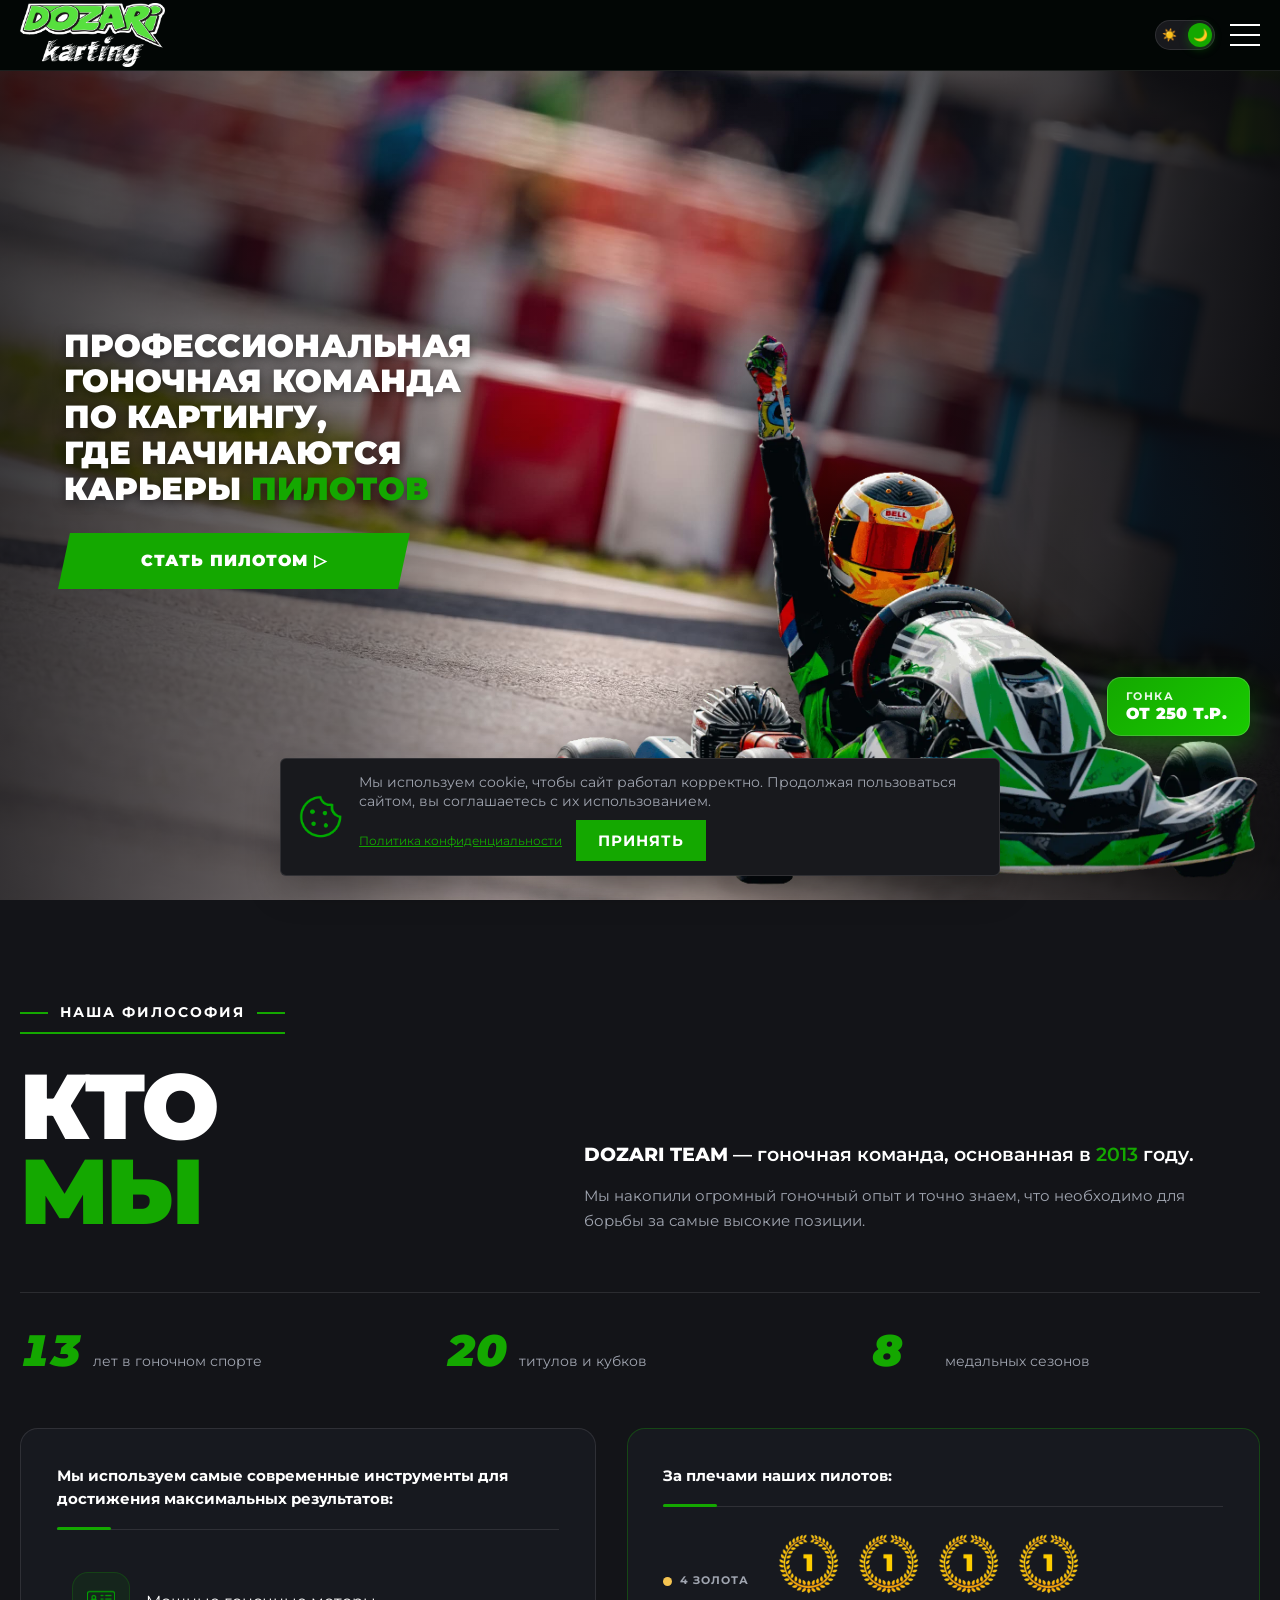
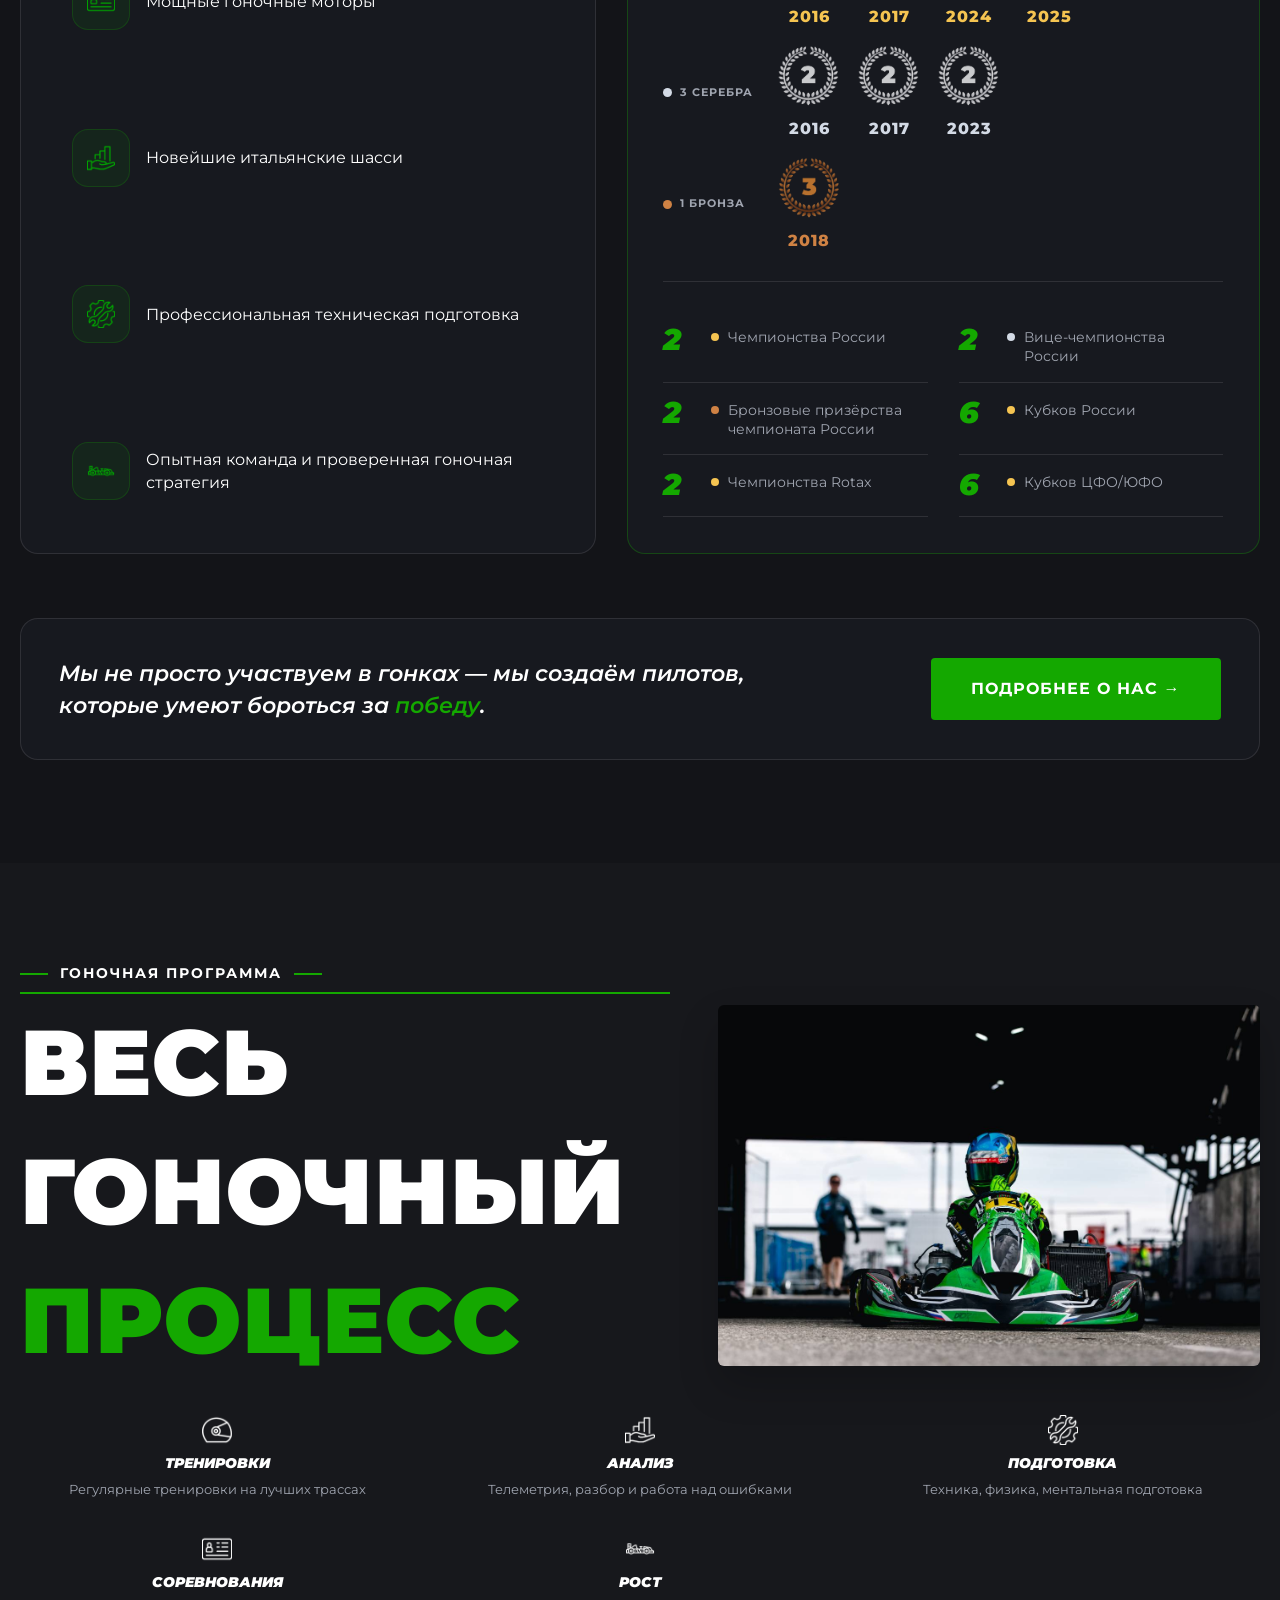
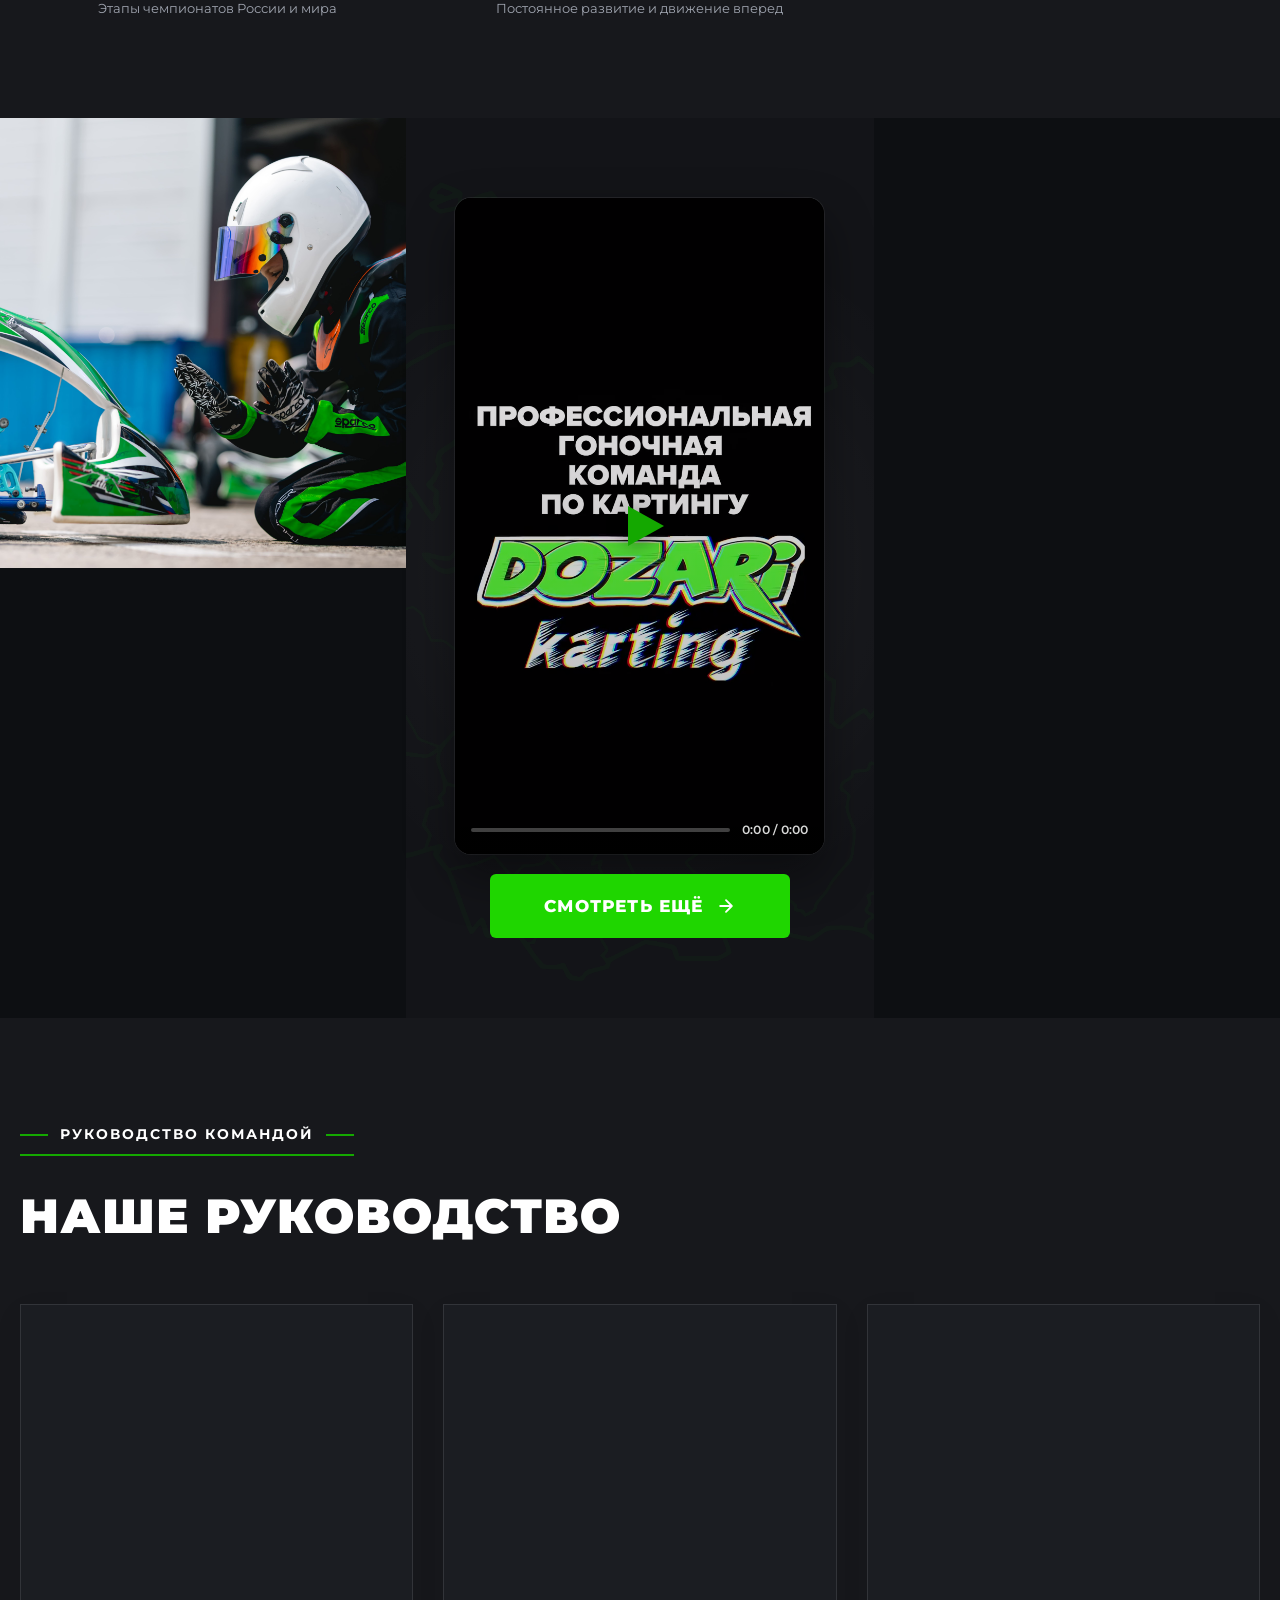
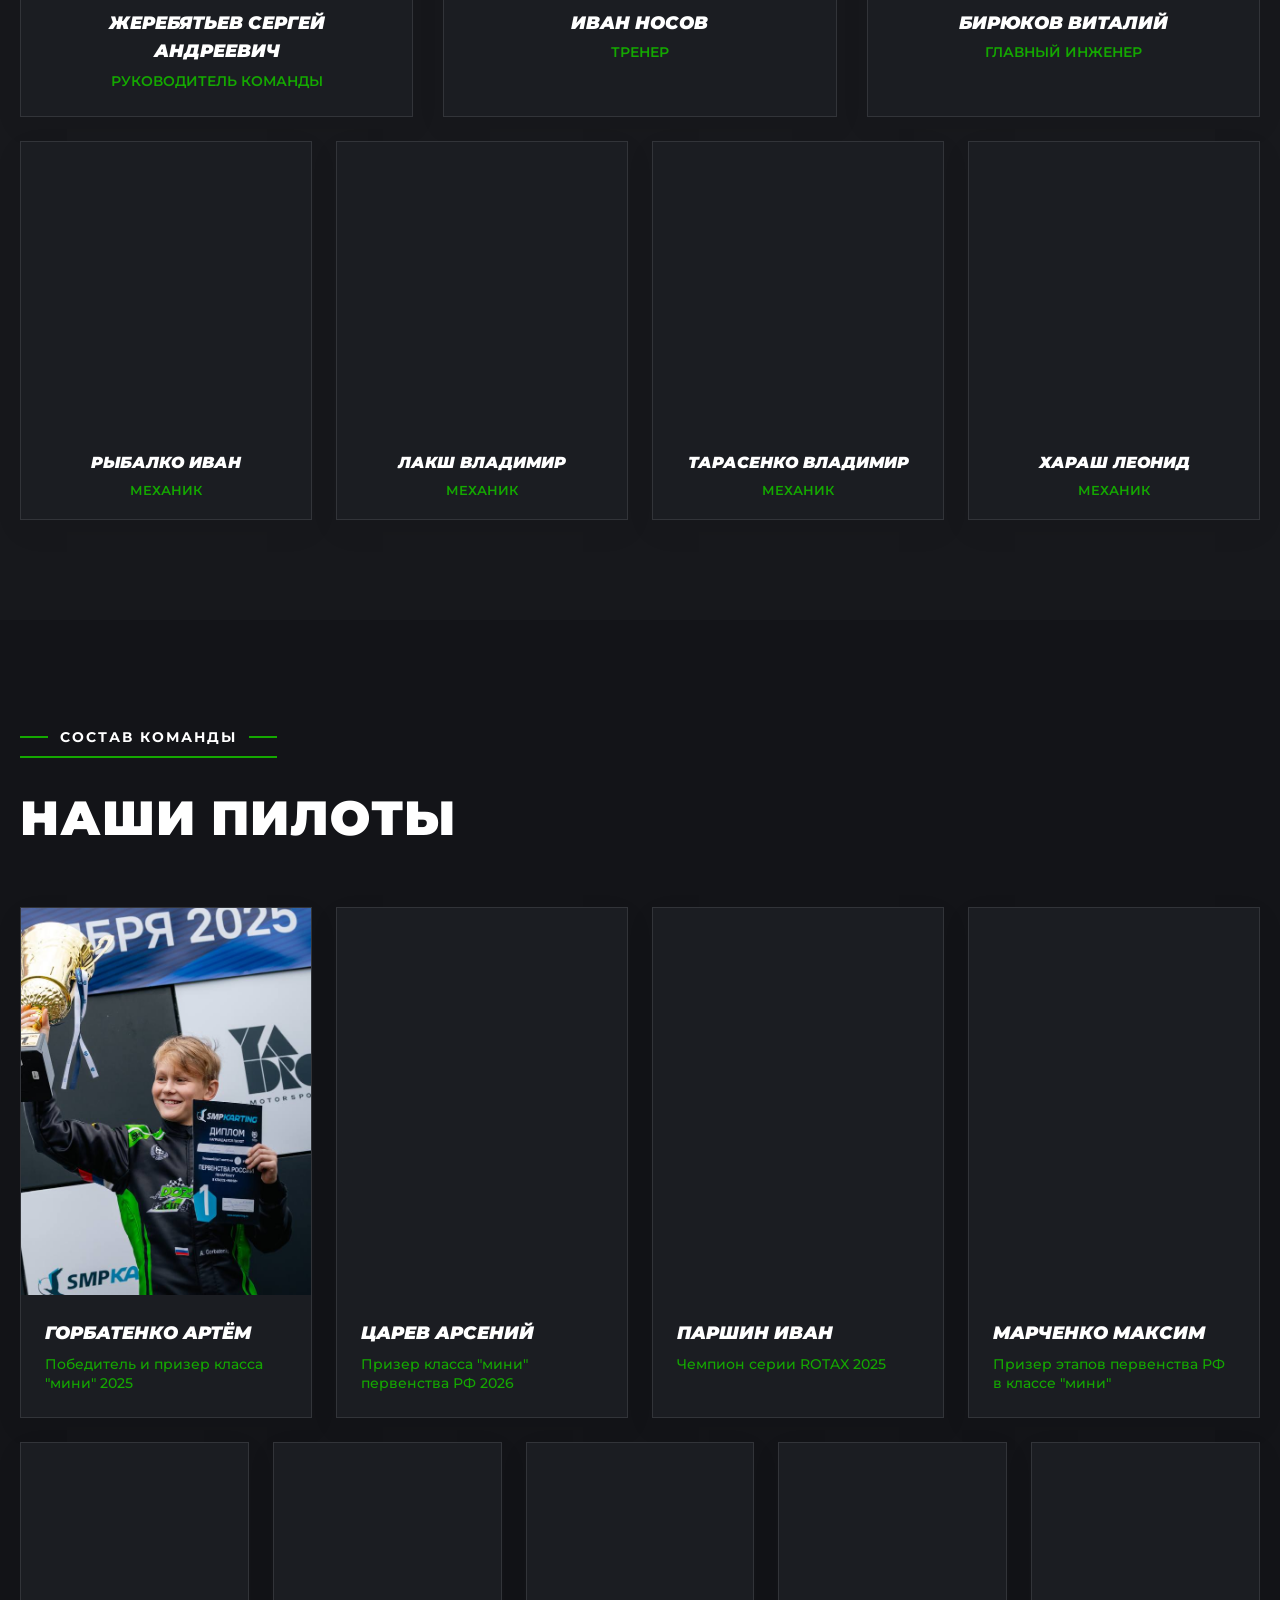
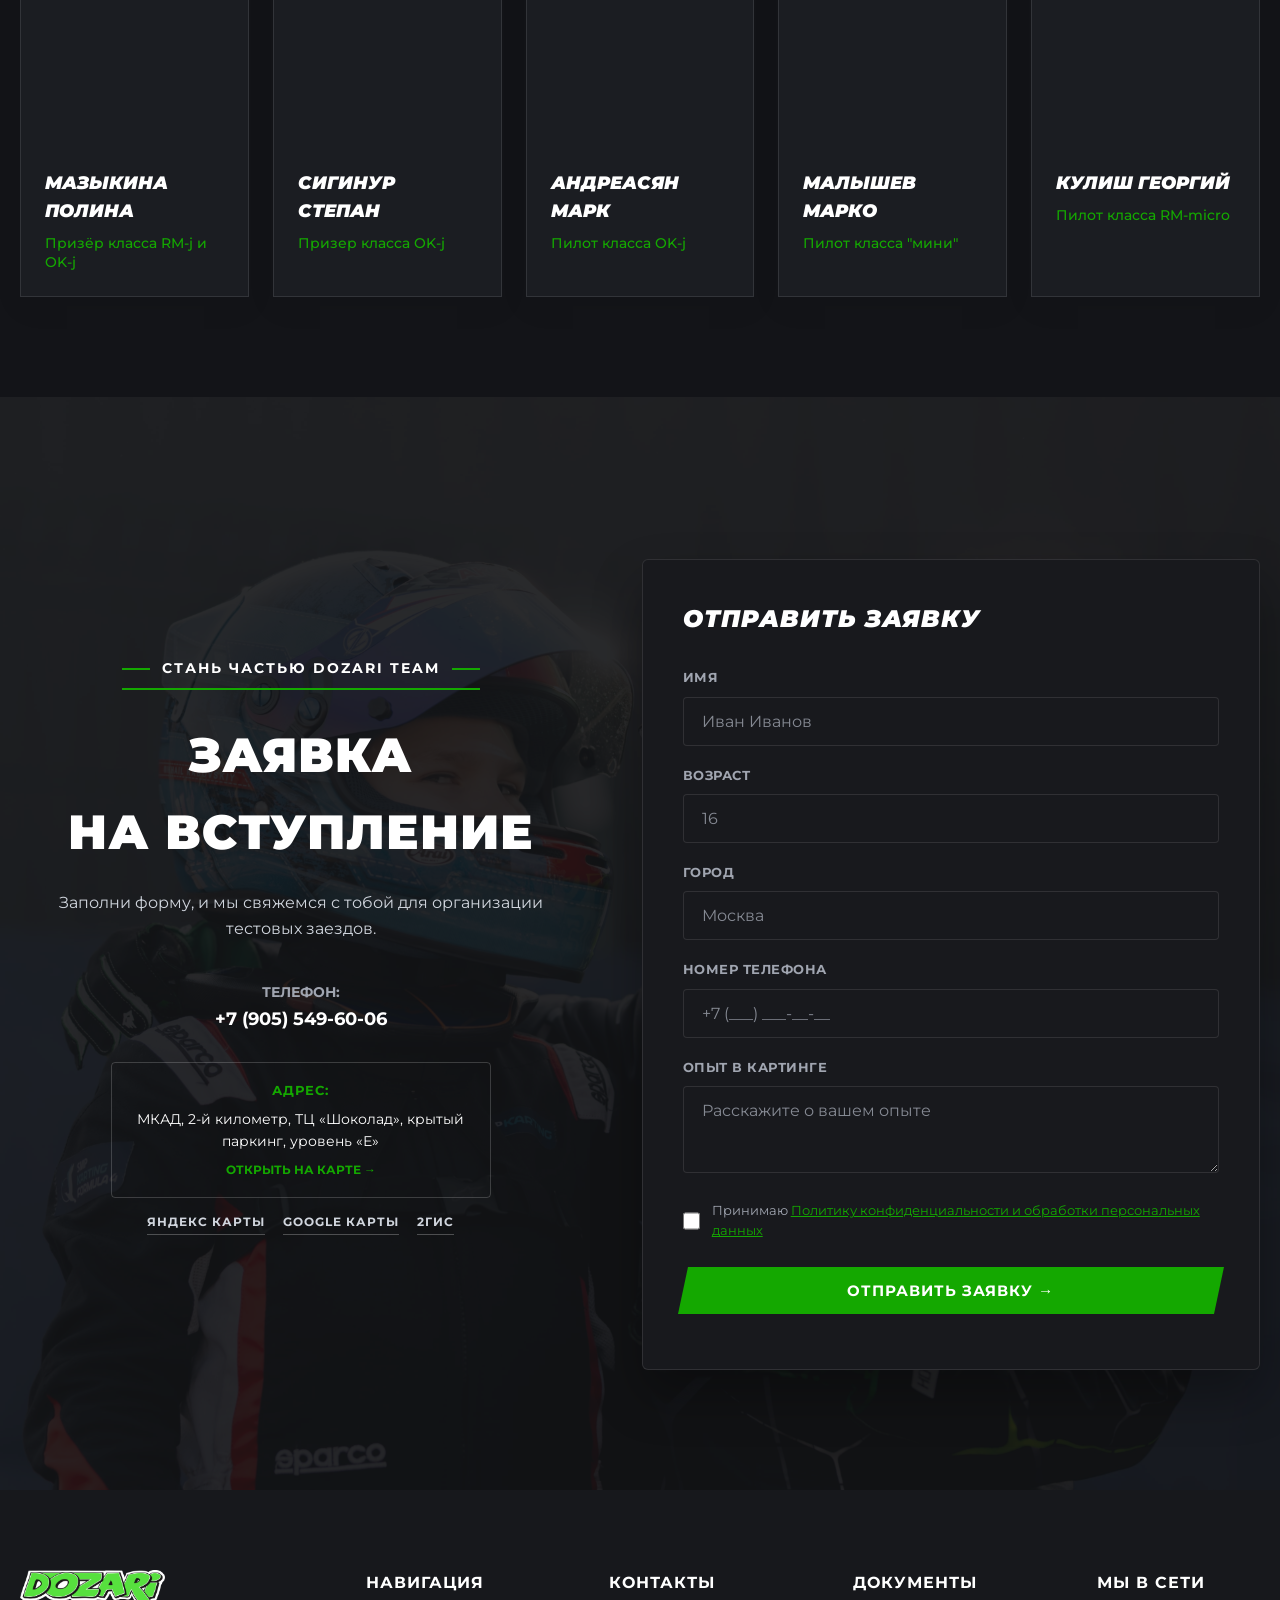
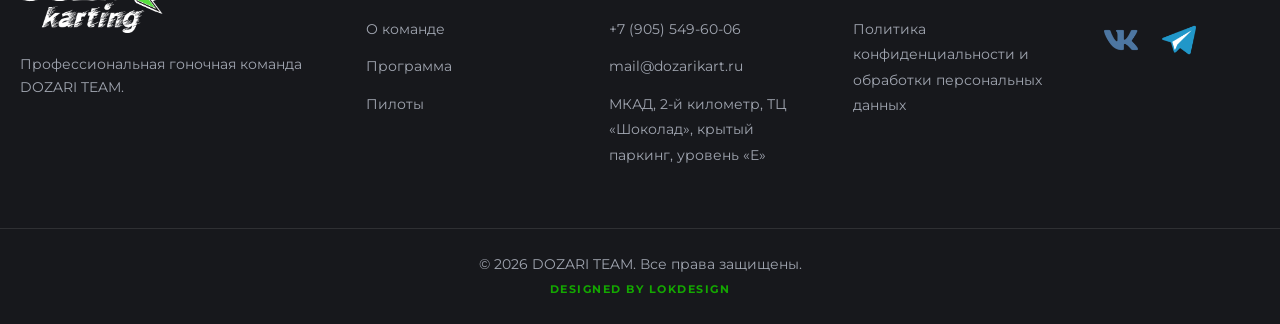
<file: index.html>
﻿<!DOCTYPE html>
<html lang="ru" data-theme="dark">
<head>
    <meta charset="UTF-8">
    <meta name="viewport" content="width=device-width, initial-scale=1.0">
    <title>DOZARI KARTING — Профессиональная гоночная команда</title>
    <link rel="icon" type="image/png" href="images/logo_l.png">
    <!-- Шрифты Montserrat хранятся локально и грузятся первыми (без внешних запросов) -->
    <link rel="preload" as="font" type="font/woff2" href="fonts/montserrat-cyrillic.woff2" crossorigin>
    <!-- Критичные ресурсы первого экрана: стили, фон и пилот максимального приоритета -->
    <link rel="stylesheet" href="style.css" fetchpriority="high">
    <link rel="preload" as="image" type="image/png" href="images/pilot-cutout-full.webp" fetchpriority="high">
    <link rel="preload" as="image" type="image/jpeg" href="images/fon.jpg" fetchpriority="high">
</head>
<body>

    <!-- Header / Шапка -->
    <header class="header">
        <div class="container header__container">
            <a href="#" class="logo" aria-label="DOZARI TEAM">
                <img src="images/logo_l.png" width="400" height="174" alt="DOZARI TEAM" class="logo__image logo__image--light">
                <img src="images/logo_b.png" width="400" height="174" alt="" aria-hidden="true" class="logo__image logo__image--dark">
            </a>
            <nav class="nav" id="navMenu">
                <ul class="nav__list">
                    <li><a href="#about" class="nav__link">О команде</a></li>
                    <li><a href="#program" class="nav__link">Гоночная программа</a></li>
                    <li><a href="#athletes" class="nav__link">Пилоты</a></li>
                    <li><a href="#contacts" class="nav__link">Контакты</a></li>
                </ul>
            </nav>
            <div class="header__actions">
                <div class="theme-switch-wrapper">
                    <label class="theme-switch" for="themeCheckbox" aria-label="Сменить тему">
                        <input type="checkbox" id="themeCheckbox" checked>
                        <div class="slider-track">
                            <span class="icon sun">☀️</span>
                            <span class="icon moon">🌙</span>
                            <div class="slider-thumb"></div>
                        </div>
                    </label>
                </div>
                <a href="#contacts" class="btn btn--primary header__btn"><span>Стать пилотом</span></a>
                <button class="burger" id="burgerBtn" aria-label="Открыть меню">
                    <span></span>
                    <span></span>
                    <span></span>
                </button>
            </div>
        </div>
    </header>

    <main>
        <!-- Hero-блок -->
        <section class="hero" id="hero">
            <!-- 1. Слайдер на фоне -->
            <div class="hero__slider" id="heroSlider">
                <div class="hero__slide hero__slide--fon active"></div>
            </div>

            <!-- 2. Легкие градиенты по краям для читаемости текста -->
            <div class="hero__gradient hero__gradient--left"></div>
            <div class="hero__gradient hero__gradient--right"></div>

            <!-- 3. Основная сетка контента -->
            <div class="hero__layout">
            <!-- ЛЕВАЯ ЧАСТЬ: Заголовок и кнопки -->
            <div class="hero__left">
            <!-- Единый крупный заголовок -->
            <h1 class="hero__title">
                ПРОФЕССИОНАЛЬНАЯ ГОНОЧНАЯ КОМАНДА ПО КАРТИНГУ, ГДЕ НАЧИНАЮТСЯ КАРЬЕРЫ <span class="accent-green">ПИЛОТОВ</span>
            </h1>
            
            <div class="hero__buttons">
                <a href="#contacts" class="btn btn--primary hero-btn-giant"><span>СТАТЬ ПИЛОТОМ ▷</span></a>
            </div>
        </div>

                <!-- ЦЕНТР: Пилот (один PNG, масштабируется под размер экрана) -->
                <div class="hero__center">
                    <img
                        src="images/pilot-cutout-full.webp"
                        width="1600" height="1237"
                        alt="Пилот команды DOZARI"
                        fetchpriority="high"
                        decoding="async">
                </div>

               
            </div>
        </section>

        <!-- Блок 1: Кто мы -->
        <section class="philosophy" id="about">
            <div class="container philosophy__container">
                <div class="philosophy__header">
                    <span class="section-tag section-tag--dashes"><span class="dash"></span>НАША ФИЛОСОФИЯ<span class="dash"></span></span>
                    <h2 class="philosophy__title"><span>КТО</span><span class="accent-green">МЫ</span></h2>
                    <div class="philosophy__intro">
                        <p class="philosophy__lead"><strong>DOZARI TEAM</strong> — гоночная команда, основанная&nbsp;в <span class="accent-green">2013</span>&nbsp;году.</p>
                        <p class="philosophy__desc">Мы накопили огромный гоночный опыт и точно знаем, что необходимо для борьбы за самые высокие позиции.</p>
                    </div>
                </div>

                <div class="philosophy__stats">
                    <div class="philosophy__stat">
                        <span class="philosophy__stat-num">13</span>
                        <span class="philosophy__stat-label">лет в гоночном спорте</span>
                    </div>
                    <div class="philosophy__stat">
                        <span class="philosophy__stat-num">20</span>
                        <span class="philosophy__stat-label">титулов и кубков</span>
                    </div>
                    <div class="philosophy__stat">
                        <span class="philosophy__stat-num">8</span>
                        <span class="philosophy__stat-label">медальных сезонов</span>
                    </div>
                </div>

                <div class="philosophy__panels">
                    <!-- Инструменты -->
                    <div class="phil-panel">
                        <h3 class="phil-panel__title">Мы используем самые современные инструменты для достижения максимальных результатов:</h3>
                        <ul class="phil-list">
                            <li class="phil-list__item">
                                <img class="phil-list__icon" src="images/icon_driver_G.png" width="128" height="128" alt="" loading="lazy" decoding="async" fetchpriority="low">
                                <span class="phil-list__text">Мощные гоночные моторы</span>
                            </li>
                            <li class="phil-list__item">
                                <img class="phil-list__icon" src="images/icon_chart_G.png" width="128" height="128" alt="" loading="lazy" decoding="async" fetchpriority="low">
                                <span class="phil-list__text">Новейшие итальянские шасси</span>
                            </li>
                            <li class="phil-list__item">
                                <img class="phil-list__icon" src="images/icon_wrench_G.png" width="128" height="128" alt="" loading="lazy" decoding="async" fetchpriority="low">
                                <span class="phil-list__text">Профессиональная техническая подготовка</span>
                            </li>
                            <li class="phil-list__item">
                                <img class="phil-list__icon" src="images/icon_kart_G.png" width="512" height="512" alt="" loading="lazy" decoding="async" fetchpriority="low">
                                <span class="phil-list__text">Опытная команда и проверенная гоночная стратегия</span>
                            </li>
                        </ul>
                    </div>

                    <!-- Достижения -->
                    <div class="phil-panel phil-panel--accent">
                        <h3 class="phil-panel__title">За плечами наших пилотов:</h3>
                        <div class="phil-wreaths" aria-label="Золотые, серебряные и бронзовые награды">
                            <div class="phil-wreaths__group phil-wreaths__group--gold" aria-label="4 золотых венка">
                                <span class="phil-wreaths__label"><i class="phil-dot phil-dot--gold"></i>4 золота</span>
                                <div class="phil-wreaths__items">
                                    <div class="phil-wreath__wrapper">
                                        <img class="phil-wreath" src="images/gold.png" width="160" height="160" alt="" aria-hidden="true" loading="lazy" decoding="async" fetchpriority="low">
                                        <span class="phil-wreath__year">2016</span>
                                    </div>
                                    <div class="phil-wreath__wrapper">
                                        <img class="phil-wreath" src="images/gold.png" width="160" height="160" alt="" aria-hidden="true" loading="lazy" decoding="async" fetchpriority="low">
                                        <span class="phil-wreath__year">2017</span>
                                    </div>
                                    <div class="phil-wreath__wrapper">
                                        <img class="phil-wreath" src="images/gold.png" width="160" height="160" alt="" aria-hidden="true" loading="lazy" decoding="async" fetchpriority="low">
                                        <span class="phil-wreath__year">2024</span>
                                    </div>
                                    <div class="phil-wreath__wrapper">
                                        <img class="phil-wreath" src="images/gold.png" width="160" height="160" alt="" aria-hidden="true" loading="lazy" decoding="async" fetchpriority="low">
                                        <span class="phil-wreath__year">2025</span>
                                    </div>
                                </div>
                            </div>
                            <div class="phil-wreaths__group phil-wreaths__group--silver" aria-label="3 серебряных венка">
                                <span class="phil-wreaths__label"><i class="phil-dot phil-dot--silver"></i>3 серебра</span>
                                <div class="phil-wreaths__items">
                                    <div class="phil-wreath__wrapper">
                                        <img class="phil-wreath" src="images/silver.png" width="160" height="160" alt="" aria-hidden="true" loading="lazy" decoding="async" fetchpriority="low">
                                        <span class="phil-wreath__year">2016</span>
                                    </div>
                                    <div class="phil-wreath__wrapper">
                                        <img class="phil-wreath" src="images/silver.png" width="160" height="160" alt="" aria-hidden="true" loading="lazy" decoding="async" fetchpriority="low">
                                        <span class="phil-wreath__year">2017</span>
                                    </div>
                                    <div class="phil-wreath__wrapper">
                                        <img class="phil-wreath" src="images/silver.png" width="160" height="160" alt="" aria-hidden="true" loading="lazy" decoding="async" fetchpriority="low">
                                        <span class="phil-wreath__year">2023</span>
                                    </div>
                                </div>
                            </div>
                            <div class="phil-wreaths__group phil-wreaths__group--bronze" aria-label="1 бронзовый венок">
                                <span class="phil-wreaths__label"><i class="phil-dot phil-dot--bronze"></i>1 бронза</span>
                                <div class="phil-wreaths__items">
                                    <div class="phil-wreath__wrapper">
                                        <img class="phil-wreath" src="images/bronze.png" width="160" height="160" alt="" aria-hidden="true" loading="lazy" decoding="async" fetchpriority="low">
                                        <span class="phil-wreath__year">2018</span>
                                    </div>
                                </div>
                            </div>
                        </div>
                        <div class="phil-awards">
                            <div class="phil-award phil-award--gold">
                                <span class="phil-award__num">2</span>
                                <span class="phil-award__label">Чемпионства России</span>
                            </div>
                            <div class="phil-award phil-award--silver">
                                <span class="phil-award__num">2</span>
                                <span class="phil-award__label">Вице-чемпионства России</span>
                            </div>
                            <div class="phil-award phil-award--bronze">
                                <span class="phil-award__num">2</span>
                                <span class="phil-award__label">Бронзовые призёрства чемпионата России</span>
                            </div>
                            <div class="phil-award phil-award--gold">
                                <span class="phil-award__num">6</span>
                                <span class="phil-award__label">Кубков России</span>
                            </div>
                            <div class="phil-award phil-award--gold">
                                <span class="phil-award__num">2</span>
                                <span class="phil-award__label">Чемпионства Rotax</span>
                            </div>
                            <div class="phil-award phil-award--gold">
                                <span class="phil-award__num">6</span>
                                <span class="phil-award__label">Кубков ЦФО/ЮФО</span>
                            </div>
                        </div>
                    </div>
                </div>

                <div class="philosophy__footer">
                    <p class="philosophy__quote">Мы не просто участвуем в гонках — мы создаём пилотов, которые умеют бороться за <span class="accent-green">победу</span>.</p>
                    <div class="philosophy__cta">
                        <a href="https://школа-картинга.рф/" target="_blank" rel="noopener noreferrer" class="btn btn--primary philosophy-btn"><span>ПОДРОБНЕЕ О НАС →</span></a>
                    </div>
                </div>
            </div>
        </section>

        <!-- Блок 3: Гоночная программа -->
        <section class="program" id="program">
            <div class="container">
                <div class="program__top">
                    <div class="section-header-left">
                        <span class="section-tag section-tag--dashes"><span class="dash"></span>ГОНОЧНАЯ ПРОГРАММА<span class="dash"></span></span>
                        <h2><span>ВЕСЬ</span><span>ГОНОЧНЫЙ</span><span class="accent-green">ПРОЦЕСС</span></h2>
                    </div>
                    <div class="program__image-banner">
                        <img src="images/drive.jpg" width="1600" height="1067" alt="Гонка" loading="lazy" decoding="async" fetchpriority="low">
                    </div>
                </div>
                <div class="program__layout">
                    <div class="program__steps-grid">
                        <div class="program-step">
                            <div class="program-step__icon-box">
                                <img src="images/icon_helmet.png" width="128" height="128" alt="Тренировки" class="program-step__png" loading="lazy" decoding="async" fetchpriority="low">
                            </div>
                            <div class="program-step__content-inner">
                                <h3>ТРЕНИРОВКИ</h3>
                                <p>Регулярные тренировки на лучших трассах</p>
                            </div>
                        </div>
                        <div class="program-step">
                            <div class="program-step__icon-box">
                                <img src="images/icon_chart.png" width="128" height="128" alt="Анализ" class="program-step__png" loading="lazy" decoding="async" fetchpriority="low">
                            </div>
                            <div class="program-step__content-inner">
                                <h3>АНАЛИЗ</h3>
                                <p>Телеметрия, разбор и работа над ошибками</p>
                            </div>
                        </div>
                        <div class="program-step">
                            <div class="program-step__icon-box">
                                <img src="images/icon_wrench.png" width="128" height="128" alt="Подготовка" class="program-step__png" loading="lazy" decoding="async" fetchpriority="low">
                            </div>
                            <div class="program-step__content-inner">
                                <h3>ПОДГОТОВКА</h3>
                                <p>Техника, физика, ментальная подготовка</p>
                            </div>
                        </div>
                        <div class="program-step">
                            <div class="program-step__icon-box">
                                <img src="images/icon_driver.png" width="128" height="128" alt="Соревнования" class="program-step__png" loading="lazy" decoding="async" fetchpriority="low">
                            </div>
                            <div class="program-step__content-inner">
                                <h3>СОРЕВНОВАНИЯ</h3>
                                <p>Этапы чемпионатов России и мира</p>
                            </div>
                        </div>
                        <div class="program-step">
                            <div class="program-step__icon-box">
                                <img src="images/icon_kart.png" width="512" height="512" alt="Рост" class="program-step__png" loading="lazy" decoding="async" fetchpriority="low">
                            </div>
                            <div class="program-step__content-inner">
                                <h3>РОСТ</h3>
                                <p>Постоянное развитие и движение вперед</p>
                            </div>
                        </div>
                    </div>
                </div>
            </div>
        </section>

        <!-- Видео-галерея -->
        <section class="video-gallery" id="video-gallery">
            <div class="container">
                <div class="video-gallery__grid">
                    <!-- Левая колонка превью -->
                    <div class="video-gallery__thumbs video-gallery__thumbs--left">
                        <button class="video-gallery__thumb" data-src="images/cart.jpg" data-poster="images/cart.jpg" aria-label="Превью 1">
                            <img src="images/cart.jpg" alt="" loading="lazy" decoding="async" fetchpriority="low" width="400" height="267">
                        </button>
                        <button class="video-gallery__thumb" data-src="images/slide1.jpg" data-poster="images/slide1.jpg" aria-label="Превью 2">
                            <img src="images/slide1.jpg" alt="" loading="lazy" decoding="async" fetchpriority="low" width="400" height="267">
                        </button>
                    </div>
                    
                    <!-- Центральное видео -->
                    <div class="video-gallery__main">
                        <div class="video-gallery__frame" id="videoFrame">
                            <video 
                                class="video-gallery__media" 
                                id="videoPlayer"
                                src="images/video.mp4" 
                                data-poster="images/video-poster.jpg"
                                preload="none"
                                playsinline>
                            </video>

                            <div class="video-gallery__overlay" id="videoOverlay"></div>

                            <button class="video-gallery__play-btn" id="videoPlayBtn" aria-label="Воспроизвести видео" aria-pressed="false">
                                <svg class="video-gallery__play-icon" width="80" height="80" viewBox="0 0 80 80" fill="none" xmlns="http://www.w3.org/2000/svg">
                                    <polygon points="28,20 28,60 64,40" fill="var(--accent)"/>
                                </svg>
                                <svg class="video-gallery__pause-icon" width="80" height="80" viewBox="0 0 80 80" fill="none" xmlns="http://www.w3.org/2000/svg">
                                    <rect x="27" y="20" width="10" height="40" fill="var(--accent)" rx="2"/>
                                    <rect x="43" y="20" width="10" height="40" fill="var(--accent)" rx="2"/>
                                </svg>
                            </button>

                            <div class="video-gallery__controls">
                                <div class="video-gallery__progress" id="videoProgress" role="slider" tabindex="0"
                                     aria-label="Прогресс видео" aria-valuemin="0" aria-valuemax="100" aria-valuenow="0">
                                    <div class="video-gallery__progress-fill" id="videoProgressFill"></div>
                                </div>
                                <span class="video-gallery__time" id="videoTime">0:00 / 0:00</span>
                            </div>
                        </div>

                        <!-- Кнопка перехода ко всем роликам -->
                        <a class="video-gallery__cta"
                           href="https://motorpics.ru/disk/dozari-team/2026-rotax-bogatye-saby"
                           target="_blank" rel="noopener noreferrer">
                            <span>Смотреть ещё</span>
                            <svg class="video-gallery__cta-icon" width="18" height="18" viewBox="0 0 24 24" fill="none" xmlns="http://www.w3.org/2000/svg" aria-hidden="true">
                                <path d="M5 12h13M12 5l7 7-7 7" stroke="currentColor" stroke-width="2.2" stroke-linecap="round" stroke-linejoin="round"/>
                            </svg>
                        </a>
                    </div>
                    
                    <!-- Правая колонка превью -->
                    <div class="video-gallery__thumbs video-gallery__thumbs--right">
                        <button class="video-gallery__thumb" data-src="images/slide2.jpg" data-poster="images/slide2.jpg" aria-label="Превью 3">
                            <img src="images/slide2.jpg" alt="" loading="lazy" decoding="async" fetchpriority="low" width="400" height="267">
                        </button>
                        <button class="video-gallery__thumb" data-src="images/slide3.jpg" data-poster="images/slide3.jpg" aria-label="Превью 4">
                            <img src="images/slide3.jpg" alt="" loading="lazy" decoding="async" fetchpriority="low" width="400" height="267">
                        </button>
                    </div>
                </div>
            </div>
        </section>

        <!-- Руководство команды -->
        <section class="management" id="management">
            <div class="container">
                <div class="section-header">
                    <span class="section-tag section-tag--dashes"><span class="dash"></span>РУКОВОДСТВО КОМАНДОЙ<span class="dash"></span></span>
                    <h2>НАШЕ РУКОВОДСТВО</h2>
                </div>
                <div class="management__grid">
                    <div class="management-card">
                        <div class="management-card__img">
                            <img src="images/sergey_andreevich.jpg" width="800" height="533" alt="Владелец" loading="lazy" decoding="async" fetchpriority="low">
                        </div>
                        <div class="management-card__content">
                            <h3>ЖЕРЕБЯТЬЕВ СЕРГЕЙ АНДРЕЕВИЧ</h3>
                            <p class="management-card__role">Руководитель команды</p>
                        </div>
                    </div>
                    <div class="management-card">
                        <div class="management-card__img">
                            <img src="images/ivan_nosov.jpg" width="800" height="534" alt="Тренер" loading="lazy" decoding="async" fetchpriority="low">
                        </div>
                        <div class="management-card__content">
                            <h3>ИВАН НОСОВ</h3>
                            <p class="management-card__role">Тренер</p>
                        </div>
                    </div>
                    <div class="management-card">
                        <div class="management-card__img">
                            <img src="images/vitaly_eduarovich.jpg" width="800" height="533" alt="Главный тренер" loading="lazy" decoding="async" fetchpriority="low">
                        </div>
                        <div class="management-card__content">
                            <h3>БИРЮКОВ ВИТАЛИЙ</h3>
                            <p class="management-card__role">Главный инженер</p>
                        </div>
                    </div>
                </div>

                <!-- Механики: 4 карточки под руководством -->
                <div class="management__grid management__grid--mechanics">
                    <div class="management-card management-card--mechanic">
                        <div class="management-card__img">
                            <img src="images/ribalko_ivan.jpg" width="900" height="600" alt="Механик" loading="lazy" decoding="async" fetchpriority="low">
                        </div>
                        <div class="management-card__content">
                            <h3>РЫБАЛКО ИВАН</h3>
                            <p class="management-card__role">Механик</p>
                        </div>
                    </div>
                    <div class="management-card management-card--mechanic">
                        <div class="management-card__img">
                            <img src="images/laksh_vladimir.jpg" width="900" height="600" alt="Механик" loading="lazy" decoding="async" fetchpriority="low">
                        </div>
                        <div class="management-card__content">
                            <h3>ЛАКШ ВЛАДИМИР</h3>
                            <p class="management-card__role">Механик</p>
                        </div>
                    </div>
                    <div class="management-card management-card--mechanic">
                        <div class="management-card__img">
                            <img src="images/tarasenko_vladimir.jpg" width="900" height="600" alt="Механик" loading="lazy" decoding="async" fetchpriority="low">
                        </div>
                        <div class="management-card__content">
                            <h3>ТАРАСЕНКО ВЛАДИМИР</h3>
                            <p class="management-card__role">Механик</p>
                        </div>
                    </div>
                    <div class="management-card management-card--mechanic">
                        <div class="management-card__img">
                            <img src="images/harash_leonid.jpg" width="853" height="1280" alt="Механик" loading="lazy" decoding="async" fetchpriority="low">
                        </div>
                        <div class="management-card__content">
                            <h3>ХАРАШ ЛЕОНИД</h3>
                            <p class="management-card__role">Механик</p>
                        </div>
                    </div>
                </div>
            </div>
        </section>

        <!-- Пилоты (Спортсмены) -->
        <section class="athletes" id="athletes">
            <div class="container">
                <div class="section-header">
                    <span class="section-tag section-tag--dashes"><span class="dash"></span>СОСТАВ КОМАНДЫ<span class="dash"></span></span>
                    <h2>НАШИ ПИЛОТЫ</h2>
                </div>
                <div class="athletes__grid">
                    <div class="athlete-card">
                        <div class="athlete-card__img">
                            <img src="images/artgor.jpg" width="900" height="600" alt="Пилот" loading="lazy" decoding="async" fetchpriority="low">
                        </div>
                        <div class="athlete-card__content">
                            <h3>ГОРБАТЕНКО АРТЁМ</h3>
                            <p class="athlete-card__title">Победитель и призер класса "мини" 2025</p>
                        </div>
                    </div>
                    <div class="athlete-card">
                        <div class="athlete-card__img">
                            <img src="images/arscar.jpg" width="853" height="853" alt="Пилот" loading="lazy" decoding="async" fetchpriority="low">
                        </div>
                        <div class="athlete-card__content">
                            <h3>ЦАРЕВ АРСЕНИЙ</h3>
                            <p class="athlete-card__title">Призер класса "мини" первенства РФ 2026</p>
                        </div>
                    </div>
                    <div class="athlete-card">
                        <div class="athlete-card__img">
                            <img src="images/ivapar.jpg" width="900" height="600" alt="Пилот" loading="lazy" decoding="async" fetchpriority="low">
                        </div>
                        <div class="athlete-card__content">
                            <h3>ПАРШИН ИВАН</h3>
                            <p class="athlete-card__title">Чемпион серии ROTAX 2025</p>
                        </div>
                    </div>
                    <div class="athlete-card">
                        <div class="athlete-card__img">
                            <img src="images/makmar.jpg" width="900" height="599" alt="Пилот" loading="lazy" decoding="async" fetchpriority="low">
                        </div>
                        <div class="athlete-card__content">
                            <h3>МАРЧЕНКО МАКСИМ</h3>
                            <p class="athlete-card__title">Призер этапов первенства РФ в классе "мини"</p>
                        </div>
                    </div>
                    <div class="athlete-card">
                        <div class="athlete-card__img">
                            <img src="images/mazpol.jpg" width="900" height="600" alt="Пилот" loading="lazy" decoding="async" fetchpriority="low">
                        </div>
                        <div class="athlete-card__content">
                            <h3>МАЗЫКИНА ПОЛИНА</h3>
                            <p class="athlete-card__title">Призёр класса RM-j и OK-j</p>
                        </div>
                    </div>
                    <div class="athlete-card">
                        <div class="athlete-card__img">
                            <img src="images/stesig.jpg" width="900" height="600" alt="Пилот" loading="lazy" decoding="async" fetchpriority="low">
                        </div>
                        <div class="athlete-card__content">
                            <h3>СИГИНУР СТЕПАН</h3>
                            <p class="athlete-card__title">Призер класса OK-j</p>
                        </div>
                    </div>
                    <div class="athlete-card">
                        <div class="athlete-card__img">
                            <img src="images/marand.jpg" width="594" height="781" alt="Пилот" loading="lazy" decoding="async" fetchpriority="low">
                        </div>
                        <div class="athlete-card__content">
                            <h3>АНДРЕАСЯН МАРК</h3>
                            <p class="athlete-card__title">Пилот класса OK-j</p>
                        </div>
                    </div>
                    <div class="athlete-card">
                        <div class="athlete-card__img">
                            <img src="images/malmar.jpg" width="853" height="853" alt="Пилот" loading="lazy" decoding="async" fetchpriority="low">
                        </div>
                        <div class="athlete-card__content">
                            <h3>МАЛЫШЕВ МАРКО</h3>
                            <p class="athlete-card__title">Пилот класса "мини"</p>
                        </div>
                    </div>
                    <div class="athlete-card">
                        <div class="athlete-card__img">
                            <img src="images/kulgeo.jpg" width="853" height="853" alt="Пилот" loading="lazy" decoding="async" fetchpriority="low">
                        </div>
                        <div class="athlete-card__content">
                            <h3>КУЛИШ ГЕОРГИЙ</h3>
                            <p class="athlete-card__title">Пилот класса RM-micro</p>
                        </div>
                    </div>
                </div>
            </div>
        </section>

        <!-- Заявка на вступление (Контакты) -->
        <section class="contacts" id="contacts">
            <div class="contacts__bg-overlay"></div>
            <div class="container contacts__container-relative">
                <div class="contacts__wrapper">
                    <div class="contacts__info">
                        <span class="section-tag section-tag--dashes"><span class="dash"></span>СТАНЬ ЧАСТЬЮ DOZARI TEAM<span class="dash"></span></span>
                        <h2>ЗАЯВКА <br>НА ВСТУПЛЕНИЕ</h2>
                        <p>Заполни форму, и мы свяжемся с тобой для организации тестовых заездов.</p>
                        
                        <ul class="contacts__list">
                            <li>
                                <div>
                                    <strong>Телефон:</strong>
                                    <a href="tel:+79055496006">+7 (905) 549-60-06</a>
                                </div>
                            </li>
                        </ul>
                        <a class="contacts__address" href="https://yandex.ru/maps/org/dozari_karting/188514243502/" data-app-link="yandexmaps://maps.yandex.com/?oid=188514243502" target="_blank" rel="noopener noreferrer" title="Открыть картинг-клуб Dozari kart на Яндекс Картах">
                            <strong>АДРЕС:</strong>
                            <span>МКАД, 2-й километр, ТЦ «Шоколад», крытый паркинг, уровень «Е»</span>
                            <small>Открыть на карте →</small>
                        </a>
                        <div class="contacts__map-links">
                            <a href="https://yandex.ru/maps/org/dozari_karting/188514243502/" data-app-link="yandexmaps://maps.yandex.com/?oid=188514243502" target="_blank" rel="noopener noreferrer" aria-label="Открыть картинг-клуб Dozari kart на Яндекс Картах">Яндекс Карты</a>
                            <a href="https://www.google.com/maps/search/?api=1&amp;query=Dozari%20kart%2C%20%D0%9C%D0%9A%D0%90%D0%94%202-%D0%B9%20%D0%BA%D0%B8%D0%BB%D0%BE%D0%BC%D0%B5%D1%82%D1%80%2C%201%2C%20%D0%A0%D0%B5%D1%83%D1%82%D0%BE%D0%B2" data-app-link-ios="comgooglemaps://?q=Dozari%20kart&amp;center=55.765469,37.844869&amp;zoom=16" target="_blank" rel="noopener noreferrer" aria-label="Открыть картинг-клуб Dozari kart в Google Картах">Google Карты</a>
                            <a href="https://2gis.ru/reutov/firm/70000001044944060" data-app-link="dgis://2gis.ru/firm/70000001044944060" target="_blank" rel="noopener noreferrer" aria-label="Открыть картинг-клуб Dozari kart в 2ГИС">2ГИС</a>
                        </div>
                    </div>

                    <div class="contacts__form-container">
                        <form class="form" id="applicationForm" action="mail.php" method="post">
                            <h3>ОТПРАВИТЬ ЗАЯВКУ</h3>
                            <div class="form__group">
                                <label for="userName">Имя</label>
                                <input type="text" id="userName" name="name" required maxlength="100" placeholder="Иван Иванов">
                            </div>
                            <div class="form__group">
                                <label for="userAge">Возраст</label>
                                <input type="number" id="userAge" name="age" required min="5" max="60" placeholder="16">
                            </div>
                            <div class="form__group">
                                <label for="userCity">Город</label>
                                <input type="text" id="userCity" name="city" required maxlength="100" placeholder="Москва">
                            </div>
                            <div class="form__group">
                                <label for="userPhone">Номер телефона</label>
                                <input type="tel" id="userPhone" name="phone" required maxlength="25" placeholder="+7 (___) ___-__-__">
                            </div>
                            <div class="form__group">
                                <label for="userExp">Опыт в картинге</label>
                                <textarea id="userExp" name="experience" rows="3" maxlength="2000" placeholder="Расскажите о вашем опыте"></textarea>
                            </div>
                            <div class="form__hp" aria-hidden="true">
                                <label for="userWebsite">Сайт</label>
                                <input type="text" id="userWebsite" name="website" tabindex="-1" autocomplete="off">
                            </div>
                            <input type="hidden" name="form_started" id="formStarted" value="">
                            <div class="form__checkbox-group">
                                <input type="checkbox" id="privacyPolicy" name="privacy" required>
                                <label for="privacyPolicy">Принимаю <a href="policy.html">Политику конфиденциальности и обработки персональных данных</a></label>
                            </div>
                            <button type="submit" class="btn btn--primary form__submit"><span>ОТПРАВИТЬ ЗАЯВКУ →</span></button>
                            <div id="formMessage" class="form__message"></div>
                        </form>
                    </div>
                </div>
            </div>
        </section>
    </main>

    <!-- Footer -->
    <footer class="footer">
        <div class="container footer__container">
            <div class="footer__col">
                <a href="#" class="logo" aria-label="DOZARI TEAM">
                    <img src="images/logo_l.png" width="400" height="174" alt="DOZARI TEAM" class="logo__image logo__image--light" loading="lazy" decoding="async" fetchpriority="low">
                    <img src="images/logo_b.png" width="400" height="174" alt="" aria-hidden="true" class="logo__image logo__image--dark" loading="lazy" decoding="async" fetchpriority="low">
                </a>
                <p class="footer__desc">Профессиональная гоночная команда DOZARI TEAM.</p>
            </div>
            <div class="footer__col">
                <h4>Навигация</h4>
                <ul>
                    <li><a href="#about">О команде</a></li>
                    <li><a href="#program">Программа</a></li>
                    <li><a href="#athletes">Пилоты</a></li>
                </ul>
            </div>
            <div class="footer__col">
                <h4>Контакты</h4>
                <ul>
                    <li><a href="tel:+79055496006">+7 (905) 549-60-06</a></li>
                    <li><a href="mailto:mail@dozarikart.ru">mail@dozarikart.ru</a></li>
                    <li><a href="https://yandex.ru/maps/org/dozari_karting/188514243502/" data-app-link="yandexmaps://maps.yandex.com/?oid=188514243502" target="_blank" rel="noopener noreferrer" title="Открыть картинг-клуб Dozari kart на Яндекс Картах">МКАД, 2-й километр, ТЦ «Шоколад», крытый паркинг, уровень «Е»</a></li>
                </ul>
            </div>
            <div class="footer__col">
                <h4>Документы</h4>
                <ul>
                    <li><a href="policy.html">Политика конфиденциальности и обработки персональных данных</a></li>
                </ul>
            </div>
            <div class="footer__col footer__social-col">
                <h4>Мы в сети</h4>
                <div class="footer__socials">
                    <a class="footer__social-link" href="https://vk.ru/dozarikart" target="_blank" rel="noopener noreferrer" aria-label="DOZARI TEAM во ВКонтакте" title="ВКонтакте">
                        <img src="images/vk.png" width="128" height="128" alt="" class="social-icon" loading="lazy" decoding="async" fetchpriority="low">
                    </a>
                    <a class="footer__social-link" href="https://t.me/dozarikart" target="_blank" rel="noopener noreferrer" aria-label="DOZARI TEAM в Telegram" title="Telegram">
                        <img src="images/telegram.png" width="128" height="128" alt="" class="social-icon" loading="lazy" decoding="async" fetchpriority="low">
                    </a>
                </div>
            </div>
        </div>
        <div class="footer__bottom">
            <div class="container">
                <p>&copy; 2026 DOZARI TEAM. Все права защищены.</p>
                <p class="footer__designer">DESIGNED BY LOKDESIGN</p>
            </div>
        </div>
    </footer>

    <!-- Кнопка "Вверх" -->
    <button class="scroll-to-top" id="scrollToTopBtn" aria-label="Наверх">↑</button>

    <aside class="cookie-banner" id="cookieBanner" role="dialog" aria-label="Уведомление о cookie">
        <img class="cookie-banner__image" src="images/cookie.png" alt="">
        <div class="cookie-banner__content">
            <p>Мы используем cookie, чтобы сайт работал корректно. Продолжая пользоваться сайтом, вы соглашаетесь с их использованием.</p>
            <div class="cookie-banner__actions">
                <a href="policy.html">Политика конфиденциальности</a>
                <button class="btn btn--primary cookie-banner__accept" id="acceptCookiesBtn" type="button"><span>Принять</span></button>
            </div>
        </div>
    </aside>

    <!-- Промо-стикер «Гонка от 250 т.р.» -->
    <a href="#contacts" class="promo-sticker" aria-label="Акция: гонка от 250 тысяч рублей — оставить заявку">
        <span class="promo-sticker__label">Гонка</span>
        <span class="promo-sticker__value">от 250 т.р.</span>
    </a>

    <!-- Модальное окно: Просмотр новости (Медиа) -->
    <div class="modal-overlay" id="mediaModal">
        <div class="modal-content media-modal-content">
            <button class="modal-close" id="closeMediaModal" aria-label="Закрыть">×</button>
            <button class="media-modal-arrow media-modal-prev" id="prevMediaBtn" aria-label="Предыдущая">‹</button>
            <button class="media-modal-arrow media-modal-next" id="nextMediaBtn" aria-label="Следующая">›</button>
            <div class="media-modal-body" id="mediaModalBody">
                <!-- Динамически заполняется из JS -->
            </div>
        </div>
    </div>
    <script src="script.js" defer></script>
</body>
</html>
</file>
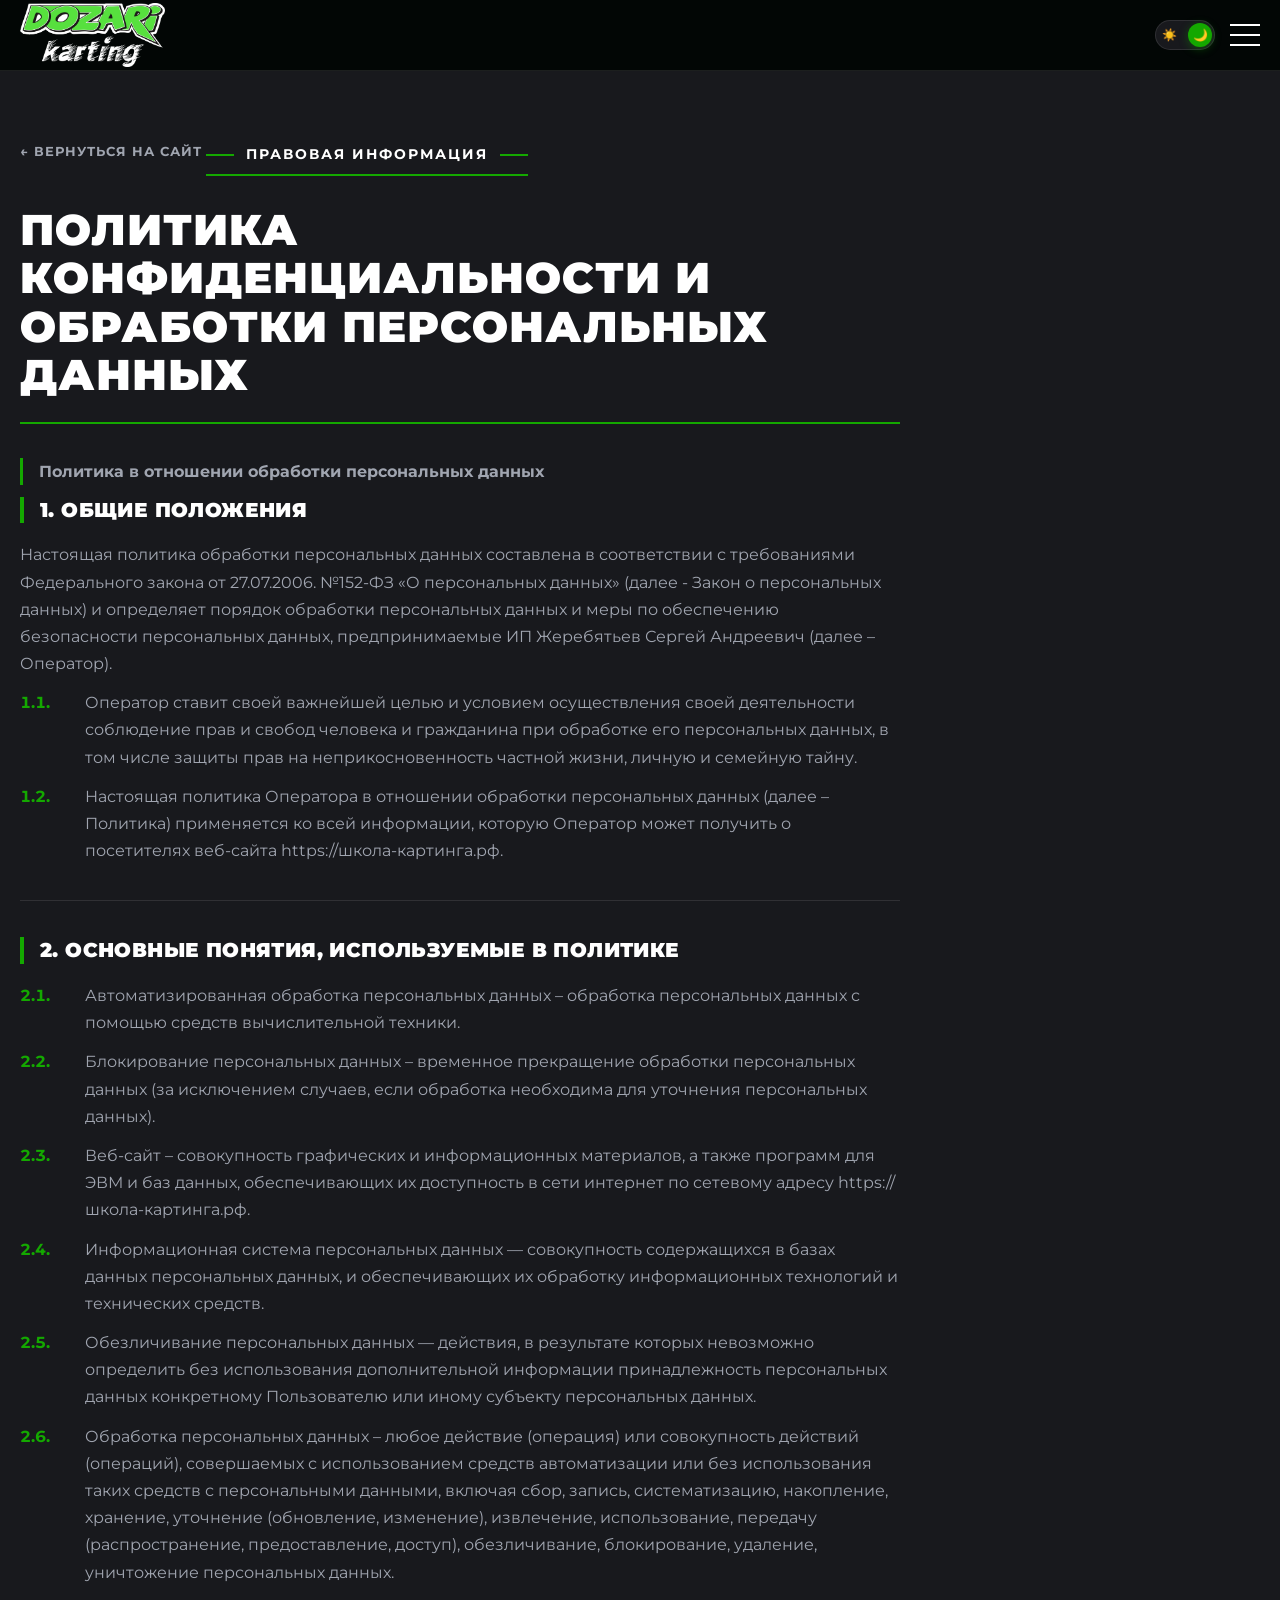
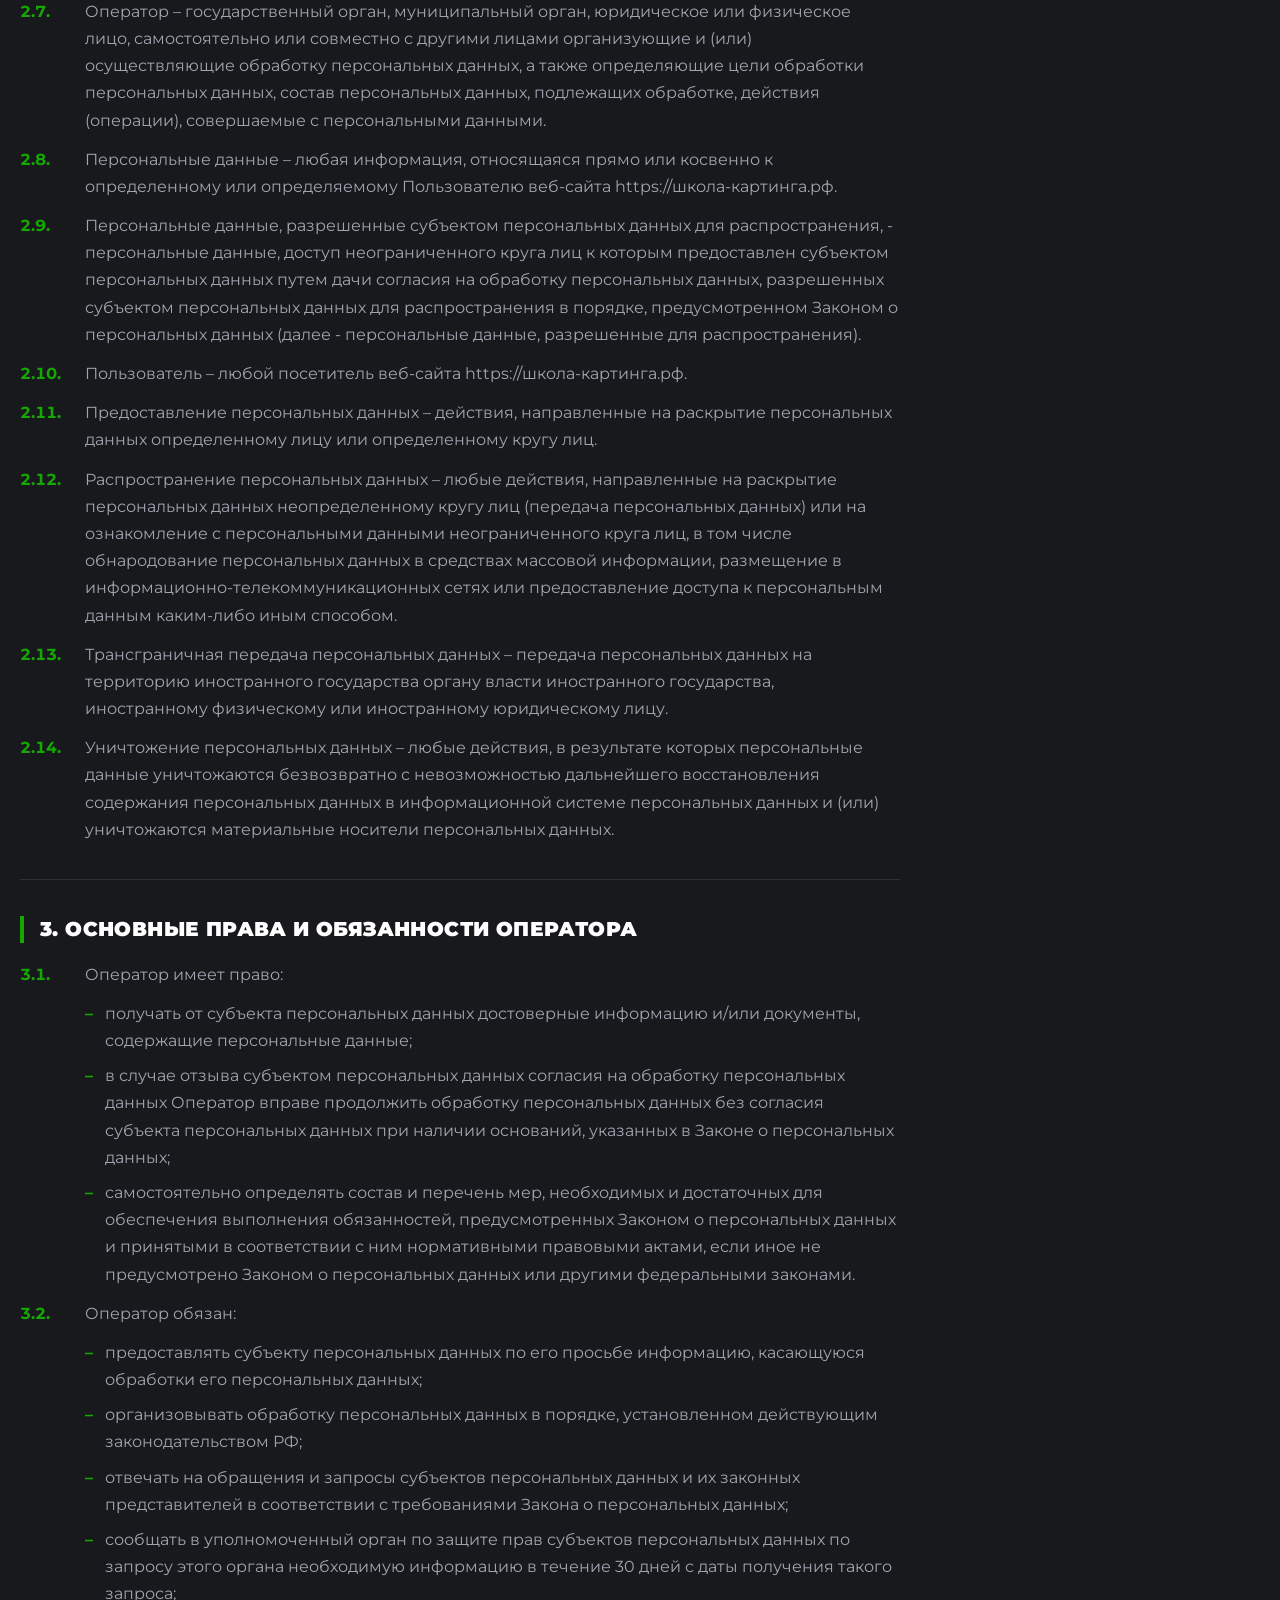
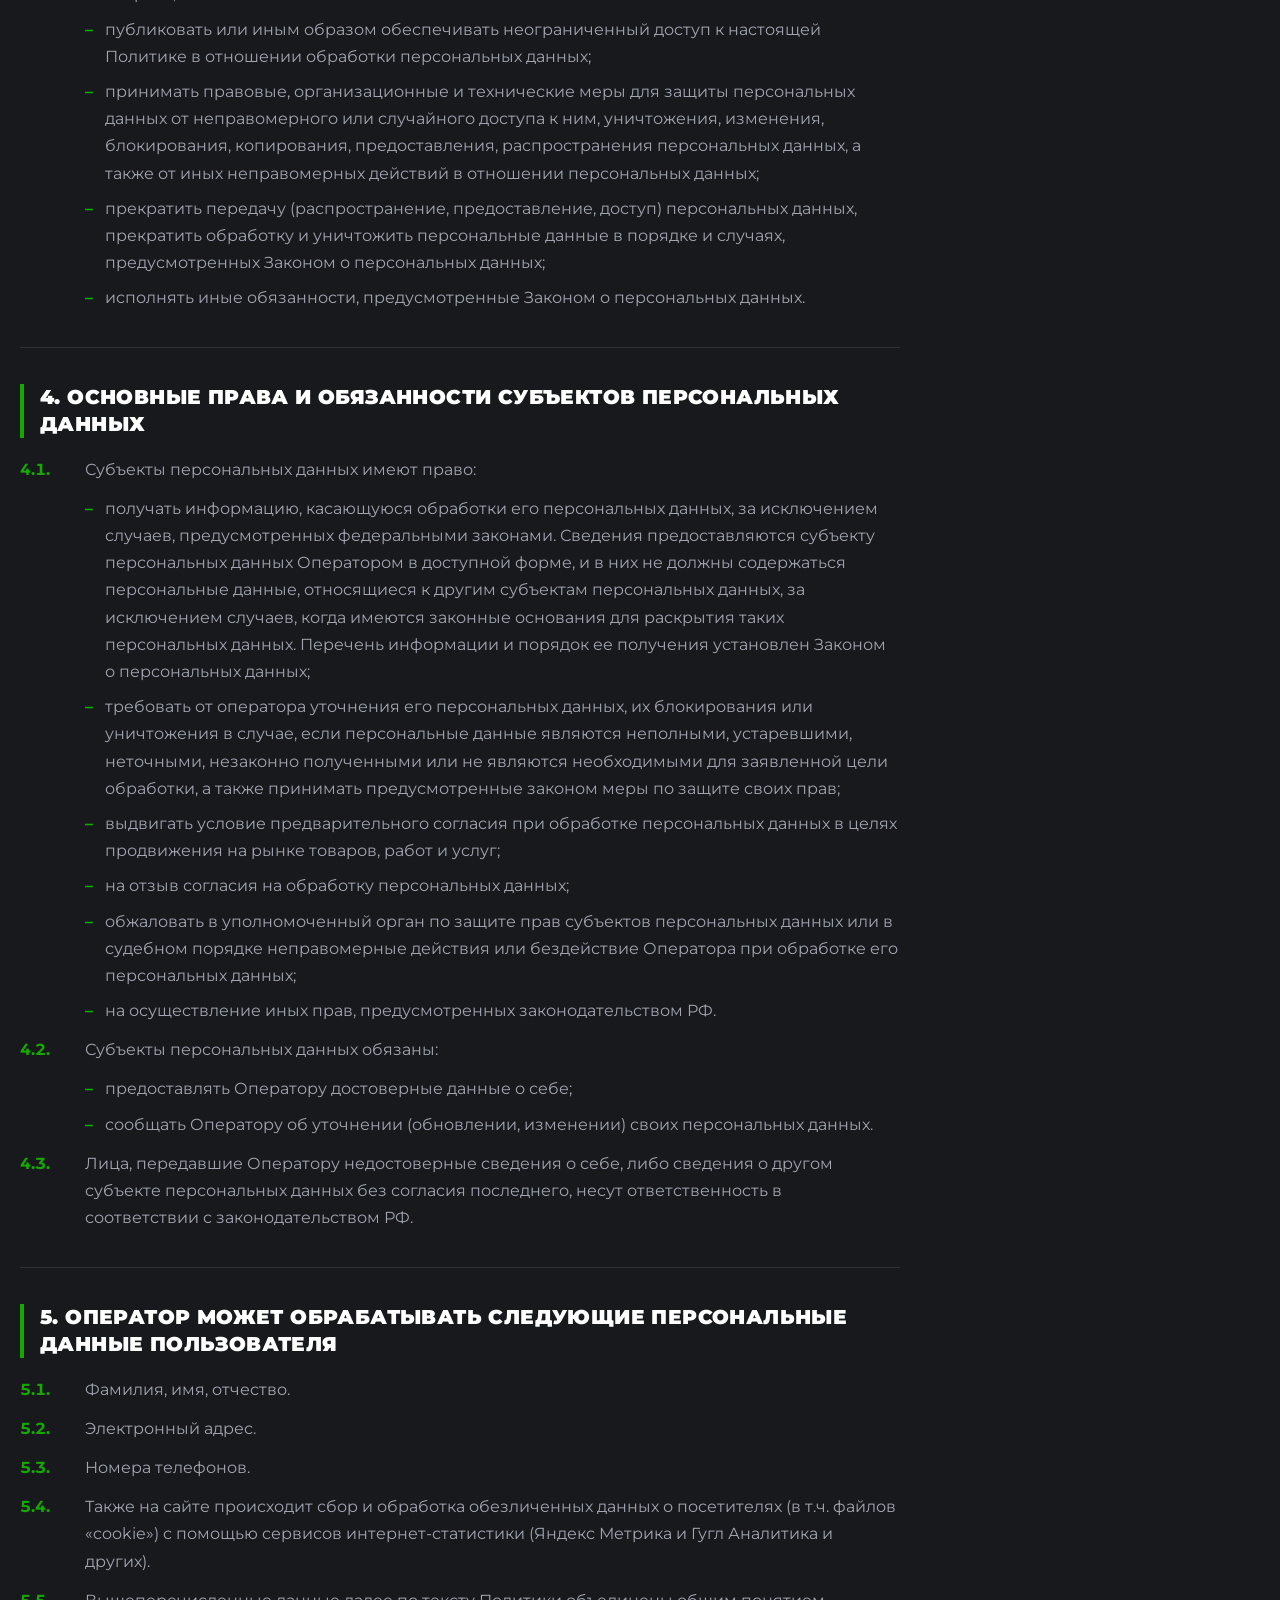
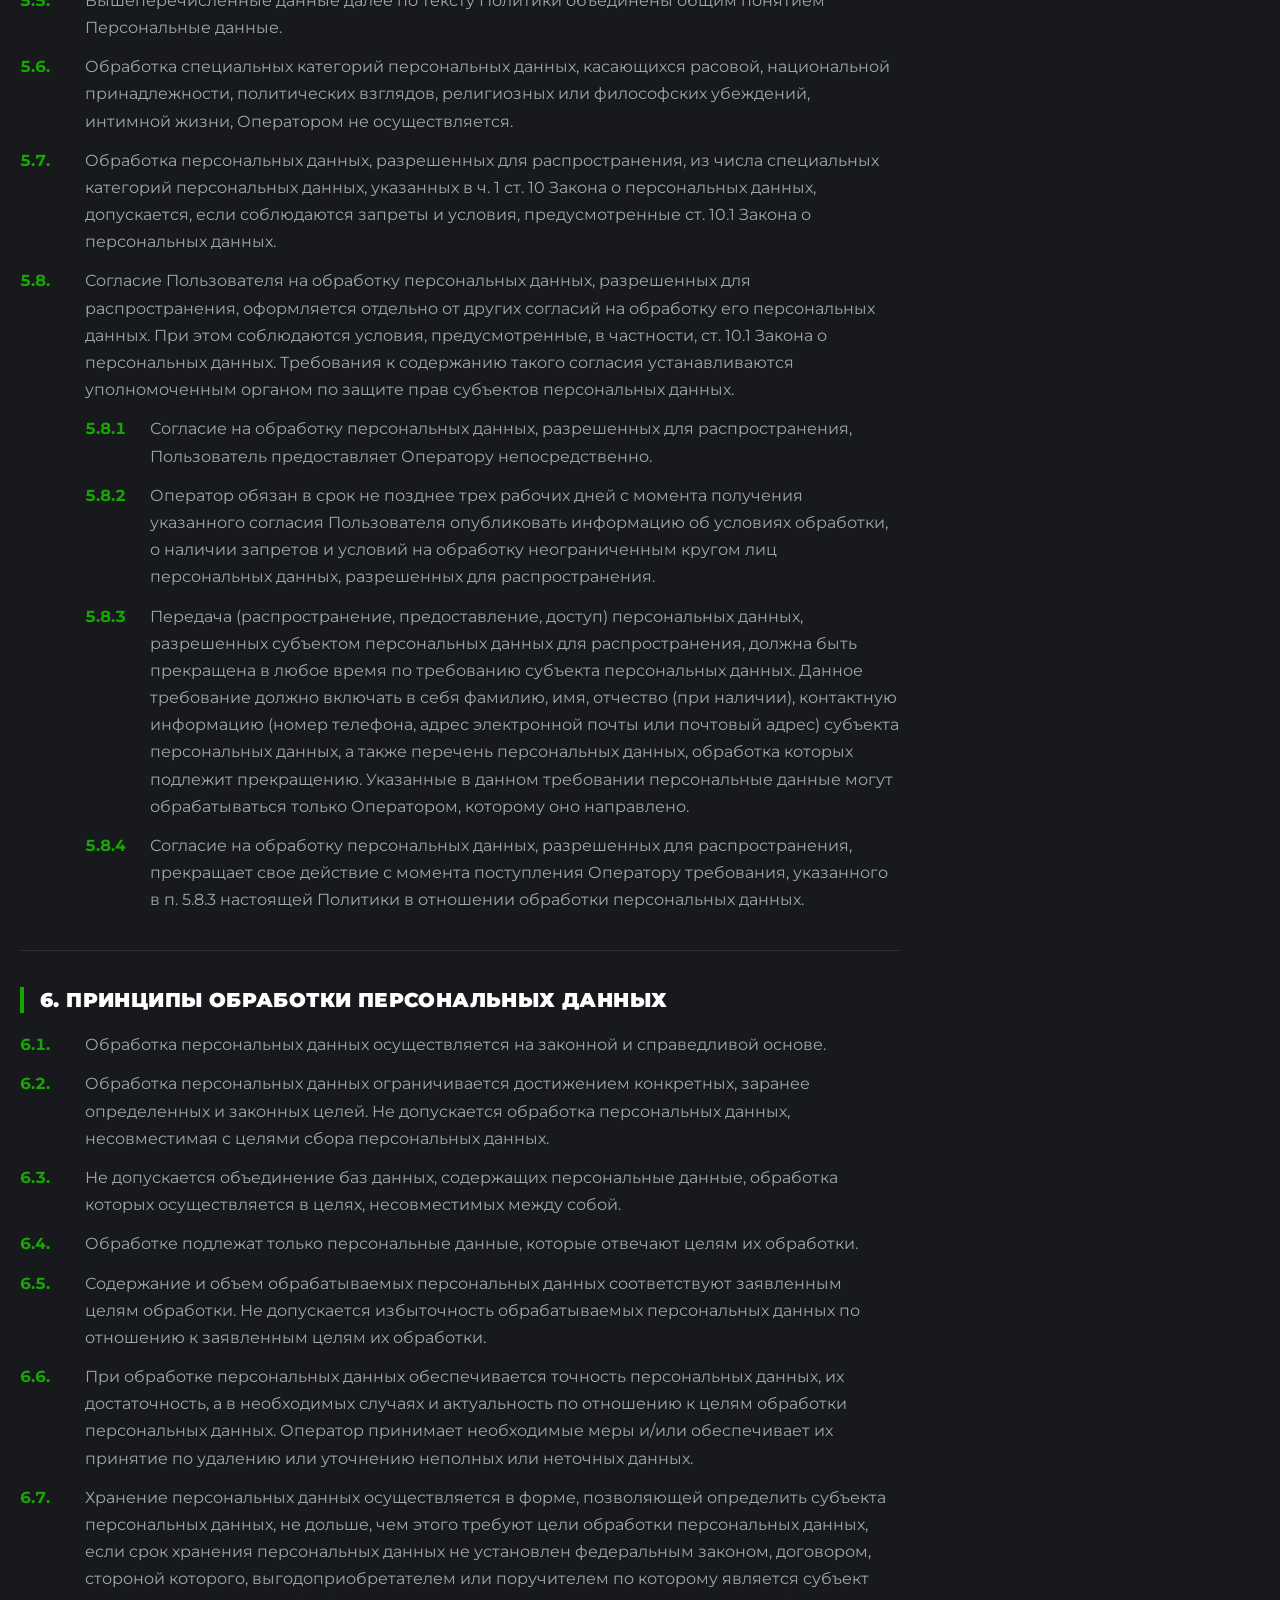
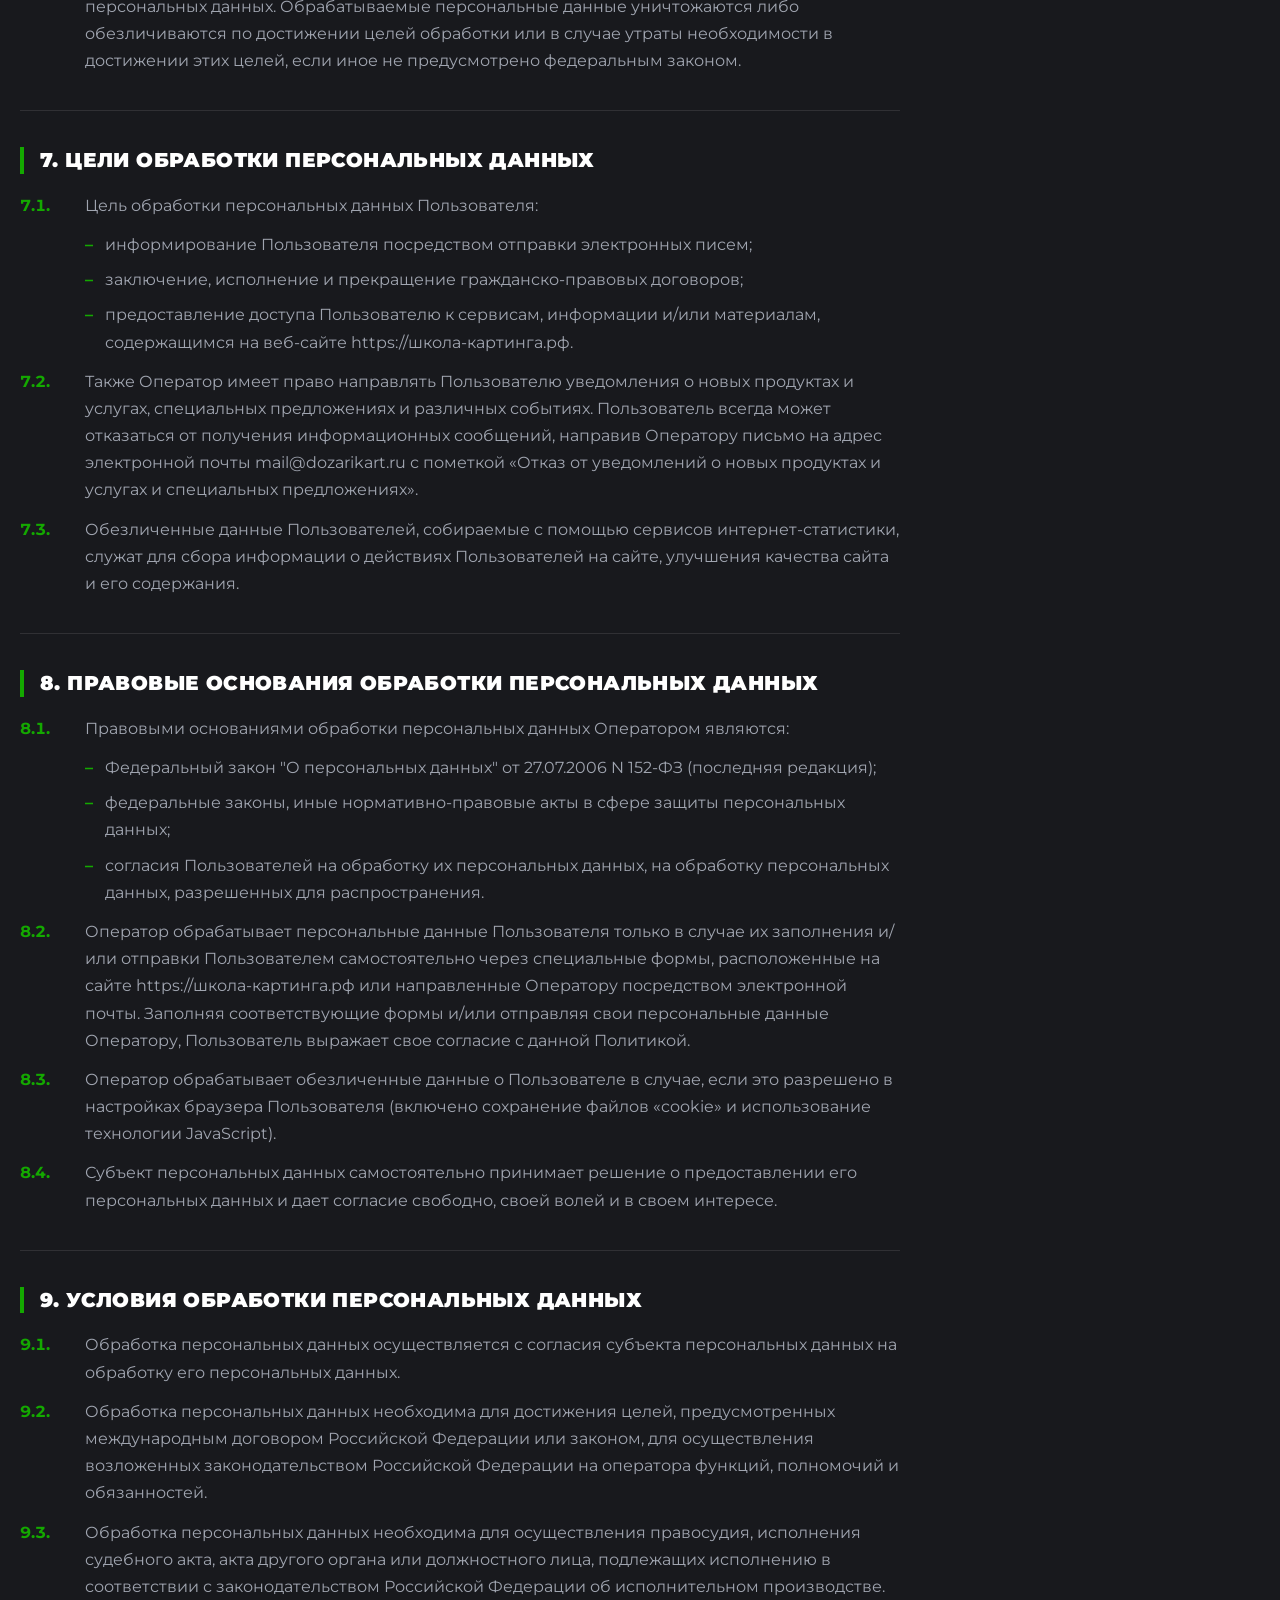
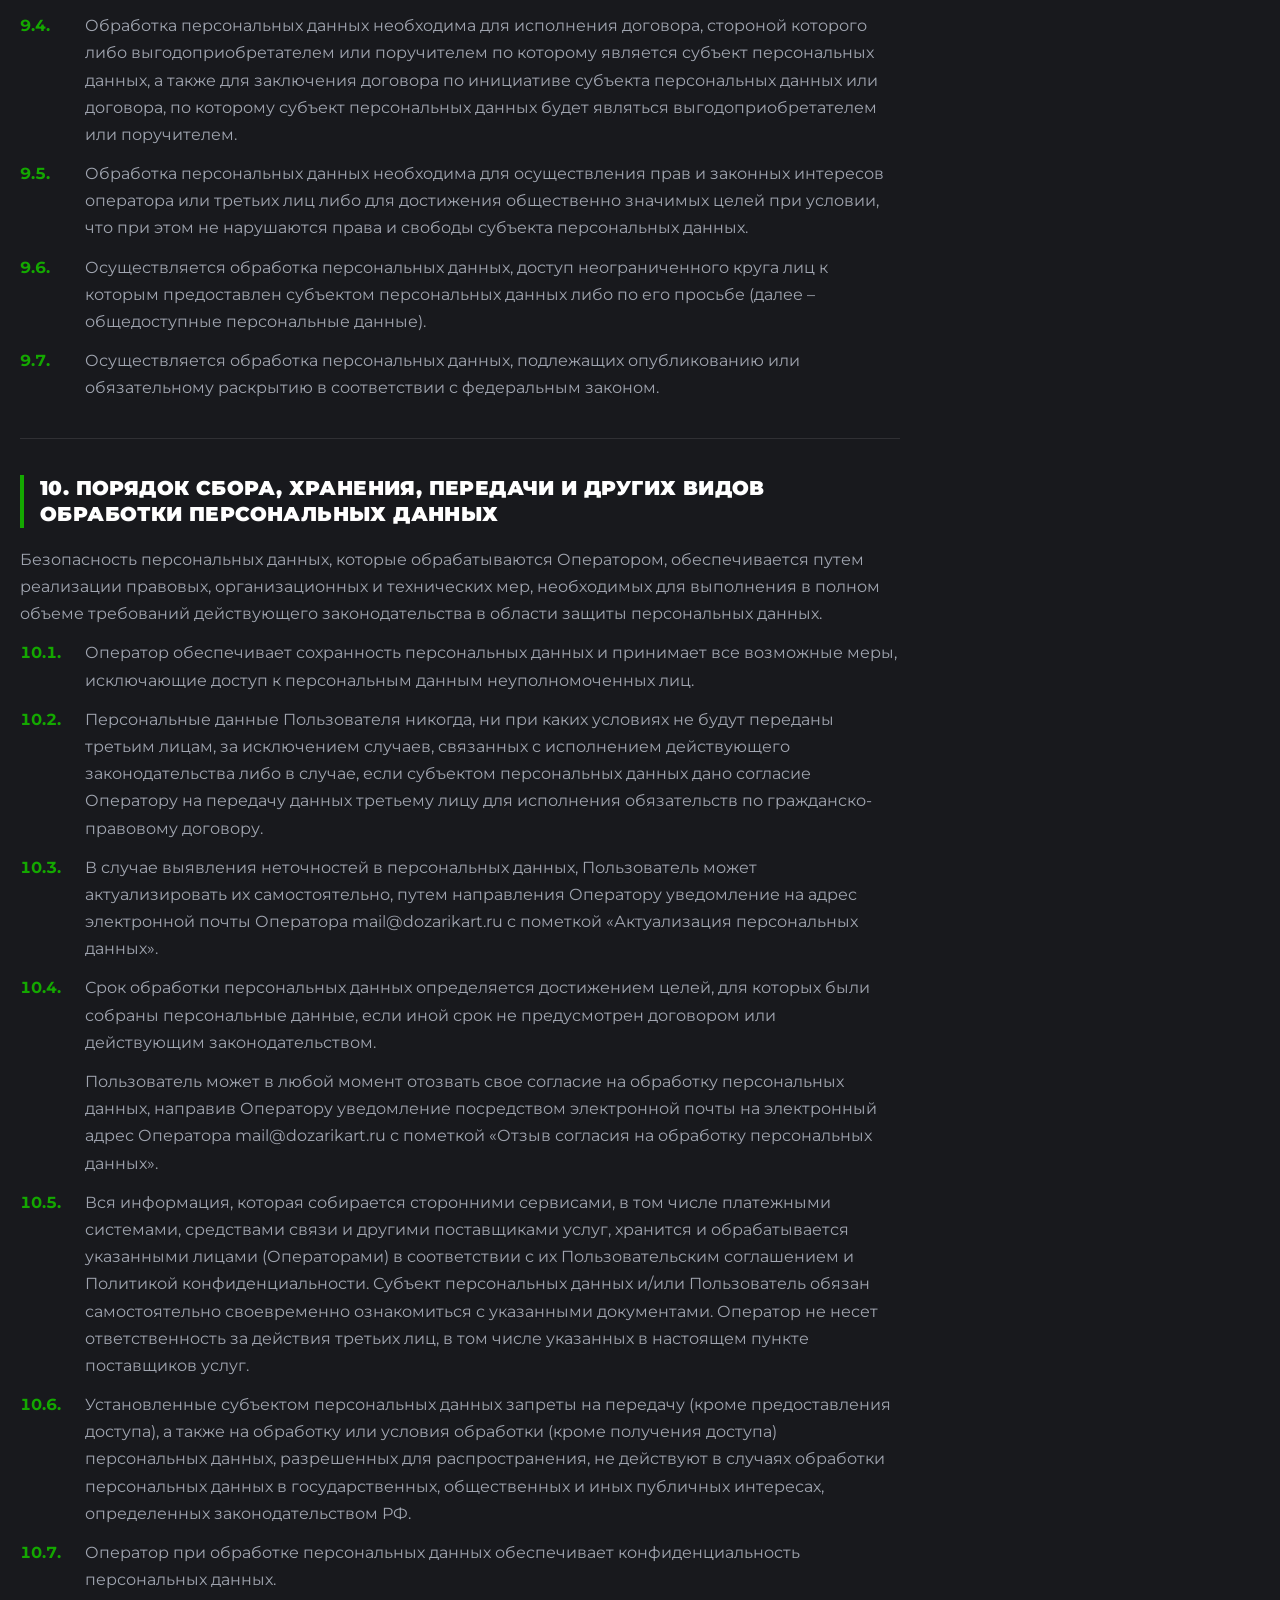
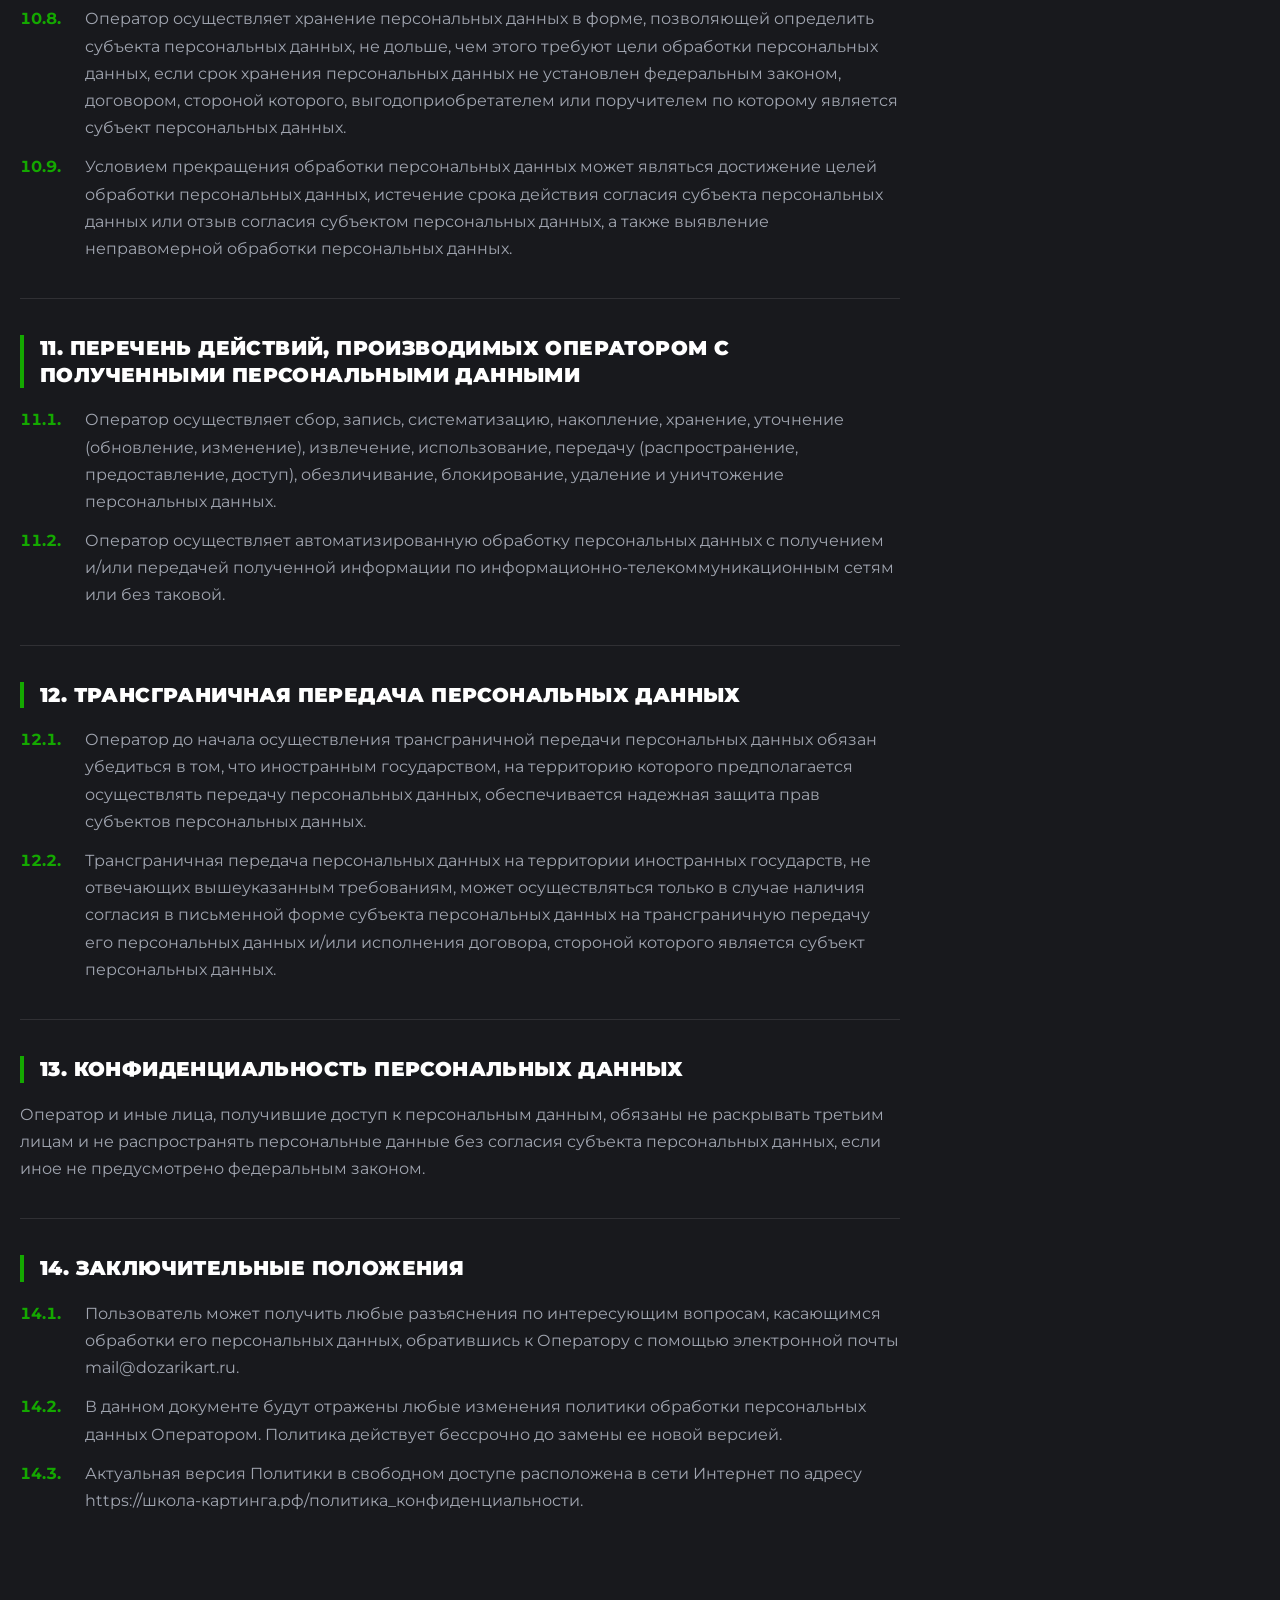
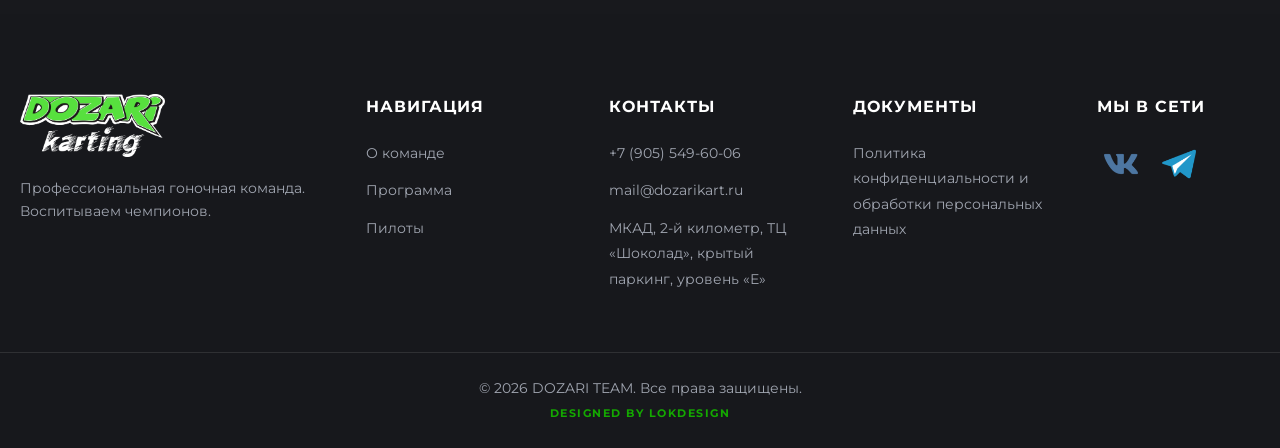
<file: policy.html>
<!DOCTYPE html>
<html lang="ru" data-theme="dark">
<head>
    <meta charset="UTF-8">
    <meta name="viewport" content="width=device-width, initial-scale=1.0">
    <title>Политика конфиденциальности и обработки персональных данных — DOZARI KARTING</title>
    <meta name="description" content="Политика конфиденциальности и обработки персональных данных команды DOZARI TEAM. Порядок сбора, использования, хранения и защиты персональных данных пользователей сайта.">
    <link rel="preconnect" href="https://fonts.googleapis.com">
    <link rel="preconnect" href="https://fonts.gstatic.com" crossorigin>
    <link rel="preload" as="style" href="https://fonts.googleapis.com/css2?family=Montserrat:ital,wght@0,400;0,500;0,700;0,900;1,700;1,900&display=swap" onload="this.onload=null;this.rel='stylesheet'">
    <noscript><link href="https://fonts.googleapis.com/css2?family=Montserrat:ital,wght@0,400;0,500;0,700;0,900;1,700;1,900&display=swap" rel="stylesheet"></noscript>
    <link rel="stylesheet" href="style.css">
</head>
<body>

    <!-- Header / Шапка -->
    <header class="header">
        <div class="container header__container">
            <a href="index.html" class="logo" aria-label="DOZARI TEAM">
                <img src="images/logo_l.png" width="400" height="174" alt="DOZARI TEAM" class="logo__image logo__image--light">
                <img src="images/logo_b.png" width="400" height="174" alt="" aria-hidden="true" class="logo__image logo__image--dark">
            </a>
            <nav class="nav" id="navMenu">
                <ul class="nav__list">
                    <li><a href="index.html#about" class="nav__link">О команде</a></li>
                    <li><a href="index.html#program" class="nav__link">Гоночная программа</a></li>
                    <li><a href="index.html#athletes" class="nav__link">Пилоты</a></li>
                    <li><a href="index.html#contacts" class="nav__link">Контакты</a></li>
                </ul>
            </nav>
            <div class="header__actions">
                <div class="theme-switch-wrapper">
                    <label class="theme-switch" for="themeCheckbox" aria-label="Сменить тему">
                        <input type="checkbox" id="themeCheckbox" checked>
                        <div class="slider-track">
                            <span class="icon sun">☀️</span>
                            <span class="icon moon">🌙</span>
                            <div class="slider-thumb"></div>
                        </div>
                    </label>
                </div>
                <a href="index.html#contacts" class="btn btn--primary header__btn"><span>Стать пилотом</span></a>
                <button class="burger" id="burgerBtn" aria-label="Открыть меню">
                    <span></span>
                    <span></span>
                    <span></span>
                </button>
            </div>
        </div>
    </header>

    <main>
        <!-- Страница документа: Политика конфиденциальности -->
        <section class="legal" id="policy">
            <div class="container">
                <div class="legal__inner">
                    <a href="index.html" class="legal__back">← Вернуться на сайт</a>

                    <span class="section-tag--dashes"><span class="dash"></span>ПРАВОВАЯ ИНФОРМАЦИЯ<span class="dash"></span></span>

                    <h1 class="legal__title">Политика конфиденциальности и обработки персональных данных</h1>

                    <div class="legal__body">

        <p class="legal__doc-title">Политика в отношении обработки персональных данных</p>

        <section class="legal__section">
            <h2 class="legal__heading">1. Общие положения</h2>
            <p>Настоящая политика обработки персональных данных составлена в соответствии с требованиями Федерального закона от 27.07.2006. №152-ФЗ «О персональных данных» (далее - Закон о персональных данных) и определяет порядок обработки персональных данных и меры по обеспечению безопасности персональных данных, предпринимаемые ИП Жеребятьев Сергей Андреевич (далее – Оператор).</p>
            <ul class="legal__list">
                <li class="legal__item">
                    <span class="legal__num">1.1.</span>
                    <div class="legal__content">
                        <p>Оператор ставит своей важнейшей целью и условием осуществления своей деятельности соблюдение прав и свобод человека и гражданина при обработке его персональных данных, в том числе защиты прав на неприкосновенность частной жизни, личную и семейную тайну.</p>
                    </div>
                </li>
                <li class="legal__item">
                    <span class="legal__num">1.2.</span>
                    <div class="legal__content">
                        <p>Настоящая политика Оператора в отношении обработки персональных данных (далее – Политика) применяется ко всей информации, которую Оператор может получить о посетителях веб-сайта https://школа-картинга.рф.</p>
                    </div>
                </li>
            </ul>
        </section>

        <section class="legal__section">
            <h2 class="legal__heading">2. Основные понятия, используемые в Политике</h2>
            <ul class="legal__list">
                <li class="legal__item"><span class="legal__num">2.1.</span><div class="legal__content"><p>Автоматизированная обработка персональных данных – обработка персональных данных с помощью средств вычислительной техники.</p></div></li>
                <li class="legal__item"><span class="legal__num">2.2.</span><div class="legal__content"><p>Блокирование персональных данных – временное прекращение обработки персональных данных (за исключением случаев, если обработка необходима для уточнения персональных данных).</p></div></li>
                <li class="legal__item"><span class="legal__num">2.3.</span><div class="legal__content"><p>Веб-сайт – совокупность графических и информационных материалов, а также программ для ЭВМ и баз данных, обеспечивающих их доступность в сети интернет по сетевому адресу https://школа-картинга.рф.</p></div></li>
                <li class="legal__item"><span class="legal__num">2.4.</span><div class="legal__content"><p>Информационная система персональных данных — совокупность содержащихся в базах данных персональных данных, и обеспечивающих их обработку информационных технологий и технических средств.</p></div></li>
                <li class="legal__item"><span class="legal__num">2.5.</span><div class="legal__content"><p>Обезличивание персональных данных — действия, в результате которых невозможно определить без использования дополнительной информации принадлежность персональных данных конкретному Пользователю или иному субъекту персональных данных.</p></div></li>
                <li class="legal__item"><span class="legal__num">2.6.</span><div class="legal__content"><p>Обработка персональных данных – любое действие (операция) или совокупность действий (операций), совершаемых с использованием средств автоматизации или без использования таких средств с персональными данными, включая сбор, запись, систематизацию, накопление, хранение, уточнение (обновление, изменение), извлечение, использование, передачу (распространение, предоставление, доступ), обезличивание, блокирование, удаление, уничтожение персональных данных.</p></div></li>
                <li class="legal__item"><span class="legal__num">2.7.</span><div class="legal__content"><p>Оператор – государственный орган, муниципальный орган, юридическое или физическое лицо, самостоятельно или совместно с другими лицами организующие и (или) осуществляющие обработку персональных данных, а также определяющие цели обработки персональных данных, состав персональных данных, подлежащих обработке, действия (операции), совершаемые с персональными данными.</p></div></li>
                <li class="legal__item"><span class="legal__num">2.8.</span><div class="legal__content"><p>Персональные данные – любая информация, относящаяся прямо или косвенно к определенному или определяемому Пользователю веб-сайта https://школа-картинга.рф.</p></div></li>
                <li class="legal__item"><span class="legal__num">2.9.</span><div class="legal__content"><p>Персональные данные, разрешенные субъектом персональных данных для распространения, - персональные данные, доступ неограниченного круга лиц к которым предоставлен субъектом персональных данных путем дачи согласия на обработку персональных данных, разрешенных субъектом персональных данных для распространения в порядке, предусмотренном Законом о персональных данных (далее - персональные данные, разрешенные для распространения).</p></div></li>
                <li class="legal__item"><span class="legal__num">2.10.</span><div class="legal__content"><p>Пользователь – любой посетитель веб-сайта https://школа-картинга.рф.</p></div></li>
                <li class="legal__item"><span class="legal__num">2.11.</span><div class="legal__content"><p>Предоставление персональных данных – действия, направленные на раскрытие персональных данных определенному лицу или определенному кругу лиц.</p></div></li>
                <li class="legal__item"><span class="legal__num">2.12.</span><div class="legal__content"><p>Распространение персональных данных – любые действия, направленные на раскрытие персональных данных неопределенному кругу лиц (передача персональных данных) или на ознакомление с персональными данными неограниченного круга лиц, в том числе обнародование персональных данных в средствах массовой информации, размещение в информационно-телекоммуникационных сетях или предоставление доступа к персональным данным каким-либо иным способом.</p></div></li>
                <li class="legal__item"><span class="legal__num">2.13.</span><div class="legal__content"><p>Трансграничная передача персональных данных – передача персональных данных на территорию иностранного государства органу власти иностранного государства, иностранному физическому или иностранному юридическому лицу.</p></div></li>
                <li class="legal__item"><span class="legal__num">2.14.</span><div class="legal__content"><p>Уничтожение персональных данных – любые действия, в результате которых персональные данные уничтожаются безвозвратно с невозможностью дальнейшего восстановления содержания персональных данных в информационной системе персональных данных и (или) уничтожаются материальные носители персональных данных.</p></div></li>
            </ul>
        </section>

        <section class="legal__section">
            <h2 class="legal__heading">3. Основные права и обязанности Оператора</h2>
            <ul class="legal__list">
                <li class="legal__item">
                    <span class="legal__num">3.1.</span>
                    <div class="legal__content">
                        <p>Оператор имеет право:</p>
                        <ul class="legal__list legal__list--dash">
                            <li class="legal__item">получать от субъекта персональных данных достоверные информацию и/или документы, содержащие персональные данные;</li>
                            <li class="legal__item">в случае отзыва субъектом персональных данных согласия на обработку персональных данных Оператор вправе продолжить обработку персональных данных без согласия субъекта персональных данных при наличии оснований, указанных в Законе о персональных данных;</li>
                            <li class="legal__item">самостоятельно определять состав и перечень мер, необходимых и достаточных для обеспечения выполнения обязанностей, предусмотренных Законом о персональных данных и принятыми в соответствии с ним нормативными правовыми актами, если иное не предусмотрено Законом о персональных данных или другими федеральными законами.</li>
                        </ul>
                    </div>
                </li>
                <li class="legal__item">
                    <span class="legal__num">3.2.</span>
                    <div class="legal__content">
                        <p>Оператор обязан:</p>
                        <ul class="legal__list legal__list--dash">
                            <li class="legal__item">предоставлять субъекту персональных данных по его просьбе информацию, касающуюся обработки его персональных данных;</li>
                            <li class="legal__item">организовывать обработку персональных данных в порядке, установленном действующим законодательством РФ;</li>
                            <li class="legal__item">отвечать на обращения и запросы субъектов персональных данных и их законных представителей в соответствии с требованиями Закона о персональных данных;</li>
                            <li class="legal__item">сообщать в уполномоченный орган по защите прав субъектов персональных данных по запросу этого органа необходимую информацию в течение 30 дней с даты получения такого запроса;</li>
                            <li class="legal__item">публиковать или иным образом обеспечивать неограниченный доступ к настоящей Политике в отношении обработки персональных данных;</li>
                            <li class="legal__item">принимать правовые, организационные и технические меры для защиты персональных данных от неправомерного или случайного доступа к ним, уничтожения, изменения, блокирования, копирования, предоставления, распространения персональных данных, а также от иных неправомерных действий в отношении персональных данных;</li>
                            <li class="legal__item">прекратить передачу (распространение, предоставление, доступ) персональных данных, прекратить обработку и уничтожить персональные данные в порядке и случаях, предусмотренных Законом о персональных данных;</li>
                            <li class="legal__item">исполнять иные обязанности, предусмотренные Законом о персональных данных.</li>
                        </ul>
                    </div>
                </li>
            </ul>
        </section>

        <section class="legal__section">
            <h2 class="legal__heading">4. Основные права и обязанности субъектов персональных данных</h2>
            <ul class="legal__list">
                <li class="legal__item">
                    <span class="legal__num">4.1.</span>
                    <div class="legal__content">
                        <p>Субъекты персональных данных имеют право:</p>
                        <ul class="legal__list legal__list--dash">
                            <li class="legal__item">получать информацию, касающуюся обработки его персональных данных, за исключением случаев, предусмотренных федеральными законами. Сведения предоставляются субъекту персональных данных Оператором в доступной форме, и в них не должны содержаться персональные данные, относящиеся к другим субъектам персональных данных, за исключением случаев, когда имеются законные основания для раскрытия таких персональных данных. Перечень информации и порядок ее получения установлен Законом о персональных данных;</li>
                            <li class="legal__item">требовать от оператора уточнения его персональных данных, их блокирования или уничтожения в случае, если персональные данные являются неполными, устаревшими, неточными, незаконно полученными или не являются необходимыми для заявленной цели обработки, а также принимать предусмотренные законом меры по защите своих прав;</li>
                            <li class="legal__item">выдвигать условие предварительного согласия при обработке персональных данных в целях продвижения на рынке товаров, работ и услуг;</li>
                            <li class="legal__item">на отзыв согласия на обработку персональных данных;</li>
                            <li class="legal__item">обжаловать в уполномоченный орган по защите прав субъектов персональных данных или в судебном порядке неправомерные действия или бездействие Оператора при обработке его персональных данных;</li>
                            <li class="legal__item">на осуществление иных прав, предусмотренных законодательством РФ.</li>
                        </ul>
                    </div>
                </li>
                <li class="legal__item">
                    <span class="legal__num">4.2.</span>
                    <div class="legal__content">
                        <p>Субъекты персональных данных обязаны:</p>
                        <ul class="legal__list legal__list--dash">
                            <li class="legal__item">предоставлять Оператору достоверные данные о себе;</li>
                            <li class="legal__item">сообщать Оператору об уточнении (обновлении, изменении) своих персональных данных.</li>
                        </ul>
                    </div>
                </li>
                <li class="legal__item">
                    <span class="legal__num">4.3.</span>
                    <div class="legal__content">
                        <p>Лица, передавшие Оператору недостоверные сведения о себе, либо сведения о другом субъекте персональных данных без согласия последнего, несут ответственность в соответствии с законодательством РФ.</p>
                    </div>
                </li>
            </ul>
        </section>

        <section class="legal__section">
            <h2 class="legal__heading">5. Оператор может обрабатывать следующие персональные данные Пользователя</h2>
            <ul class="legal__list">
                <li class="legal__item"><span class="legal__num">5.1.</span><div class="legal__content"><p>Фамилия, имя, отчество.</p></div></li>
                <li class="legal__item"><span class="legal__num">5.2.</span><div class="legal__content"><p>Электронный адрес.</p></div></li>
                <li class="legal__item"><span class="legal__num">5.3.</span><div class="legal__content"><p>Номера телефонов.</p></div></li>
                <li class="legal__item"><span class="legal__num">5.4.</span><div class="legal__content"><p>Также на сайте происходит сбор и обработка обезличенных данных о посетителях (в т.ч. файлов «cookie») с помощью сервисов интернет-статистики (Яндекс Метрика и Гугл Аналитика и других).</p></div></li>
                <li class="legal__item"><span class="legal__num">5.5.</span><div class="legal__content"><p>Вышеперечисленные данные далее по тексту Политики объединены общим понятием Персональные данные.</p></div></li>
                <li class="legal__item"><span class="legal__num">5.6.</span><div class="legal__content"><p>Обработка специальных категорий персональных данных, касающихся расовой, национальной принадлежности, политических взглядов, религиозных или философских убеждений, интимной жизни, Оператором не осуществляется.</p></div></li>
                <li class="legal__item"><span class="legal__num">5.7.</span><div class="legal__content"><p>Обработка персональных данных, разрешенных для распространения, из числа специальных категорий персональных данных, указанных в ч. 1 ст. 10 Закона о персональных данных, допускается, если соблюдаются запреты и условия, предусмотренные ст. 10.1 Закона о персональных данных.</p></div></li>
                <li class="legal__item">
                    <span class="legal__num">5.8.</span>
                    <div class="legal__content">
                        <p>Согласие Пользователя на обработку персональных данных, разрешенных для распространения, оформляется отдельно от других согласий на обработку его персональных данных. При этом соблюдаются условия, предусмотренные, в частности, ст. 10.1 Закона о персональных данных. Требования к содержанию такого согласия устанавливаются уполномоченным органом по защите прав субъектов персональных данных.</p>
                        <ul class="legal__list">
                            <li class="legal__item"><span class="legal__num">5.8.1</span><div class="legal__content"><p>Согласие на обработку персональных данных, разрешенных для распространения, Пользователь предоставляет Оператору непосредственно.</p></div></li>
                            <li class="legal__item"><span class="legal__num">5.8.2</span><div class="legal__content"><p>Оператор обязан в срок не позднее трех рабочих дней с момента получения указанного согласия Пользователя опубликовать информацию об условиях обработки, о наличии запретов и условий на обработку неограниченным кругом лиц персональных данных, разрешенных для распространения.</p></div></li>
                            <li class="legal__item"><span class="legal__num">5.8.3</span><div class="legal__content"><p>Передача (распространение, предоставление, доступ) персональных данных, разрешенных субъектом персональных данных для распространения, должна быть прекращена в любое время по требованию субъекта персональных данных. Данное требование должно включать в себя фамилию, имя, отчество (при наличии), контактную информацию (номер телефона, адрес электронной почты или почтовый адрес) субъекта персональных данных, а также перечень персональных данных, обработка которых подлежит прекращению. Указанные в данном требовании персональные данные могут обрабатываться только Оператором, которому оно направлено.</p></div></li>
                            <li class="legal__item"><span class="legal__num">5.8.4</span><div class="legal__content"><p>Согласие на обработку персональных данных, разрешенных для распространения, прекращает свое действие с момента поступления Оператору требования, указанного в п. 5.8.3 настоящей Политики в отношении обработки персональных данных.</p></div></li>
                        </ul>
                    </div>
                </li>
            </ul>
        </section>

        <section class="legal__section">
            <h2 class="legal__heading">6. Принципы обработки персональных данных</h2>
            <ul class="legal__list">
                <li class="legal__item"><span class="legal__num">6.1.</span><div class="legal__content"><p>Обработка персональных данных осуществляется на законной и справедливой основе.</p></div></li>
                <li class="legal__item"><span class="legal__num">6.2.</span><div class="legal__content"><p>Обработка персональных данных ограничивается достижением конкретных, заранее определенных и законных целей. Не допускается обработка персональных данных, несовместимая с целями сбора персональных данных.</p></div></li>
                <li class="legal__item"><span class="legal__num">6.3.</span><div class="legal__content"><p>Не допускается объединение баз данных, содержащих персональные данные, обработка которых осуществляется в целях, несовместимых между собой.</p></div></li>
                <li class="legal__item"><span class="legal__num">6.4.</span><div class="legal__content"><p>Обработке подлежат только персональные данные, которые отвечают целям их обработки.</p></div></li>
                <li class="legal__item"><span class="legal__num">6.5.</span><div class="legal__content"><p>Содержание и объем обрабатываемых персональных данных соответствуют заявленным целям обработки. Не допускается избыточность обрабатываемых персональных данных по отношению к заявленным целям их обработки.</p></div></li>
                <li class="legal__item"><span class="legal__num">6.6.</span><div class="legal__content"><p>При обработке персональных данных обеспечивается точность персональных данных, их достаточность, а в необходимых случаях и актуальность по отношению к целям обработки персональных данных. Оператор принимает необходимые меры и/или обеспечивает их принятие по удалению или уточнению неполных или неточных данных.</p></div></li>
                <li class="legal__item"><span class="legal__num">6.7.</span><div class="legal__content"><p>Хранение персональных данных осуществляется в форме, позволяющей определить субъекта персональных данных, не дольше, чем этого требуют цели обработки персональных данных, если срок хранения персональных данных не установлен федеральным законом, договором, стороной которого, выгодоприобретателем или поручителем по которому является субъект персональных данных. Обрабатываемые персональные данные уничтожаются либо обезличиваются по достижении целей обработки или в случае утраты необходимости в достижении этих целей, если иное не предусмотрено федеральным законом.</p></div></li>
            </ul>
        </section>

        <section class="legal__section">
            <h2 class="legal__heading">7. Цели обработки персональных данных</h2>
            <ul class="legal__list">
                <li class="legal__item">
                    <span class="legal__num">7.1.</span>
                    <div class="legal__content">
                        <p>Цель обработки персональных данных Пользователя:</p>
                        <ul class="legal__list legal__list--dash">
                            <li class="legal__item">информирование Пользователя посредством отправки электронных писем;</li>
                            <li class="legal__item">заключение, исполнение и прекращение гражданско-правовых договоров;</li>
                            <li class="legal__item">предоставление доступа Пользователю к сервисам, информации и/или материалам, содержащимся на веб-сайте https://школа-картинга.рф.</li>
                        </ul>
                    </div>
                </li>
                <li class="legal__item"><span class="legal__num">7.2.</span><div class="legal__content"><p>Также Оператор имеет право направлять Пользователю уведомления о новых продуктах и услугах, специальных предложениях и различных событиях. Пользователь всегда может отказаться от получения информационных сообщений, направив Оператору письмо на адрес электронной почты mail@dozarikart.ru с пометкой «Отказ от уведомлений о новых продуктах и услугах и специальных предложениях».</p></div></li>
                <li class="legal__item"><span class="legal__num">7.3.</span><div class="legal__content"><p>Обезличенные данные Пользователей, собираемые с помощью сервисов интернет-статистики, служат для сбора информации о действиях Пользователей на сайте, улучшения качества сайта и его содержания.</p></div></li>
            </ul>
        </section>

        <section class="legal__section">
            <h2 class="legal__heading">8. Правовые основания обработки персональных данных</h2>
            <ul class="legal__list">
                <li class="legal__item">
                    <span class="legal__num">8.1.</span>
                    <div class="legal__content">
                        <p>Правовыми основаниями обработки персональных данных Оператором являются:</p>
                        <ul class="legal__list legal__list--dash">
                            <li class="legal__item">Федеральный закон "О персональных данных" от 27.07.2006 N 152-ФЗ (последняя редакция);</li>
                            <li class="legal__item">федеральные законы, иные нормативно-правовые акты в сфере защиты персональных данных;</li>
                            <li class="legal__item">согласия Пользователей на обработку их персональных данных, на обработку персональных данных, разрешенных для распространения.</li>
                        </ul>
                    </div>
                </li>
                <li class="legal__item"><span class="legal__num">8.2.</span><div class="legal__content"><p>Оператор обрабатывает персональные данные Пользователя только в случае их заполнения и/или отправки Пользователем самостоятельно через специальные формы, расположенные на сайте https://школа-картинга.рф или направленные Оператору посредством электронной почты. Заполняя соответствующие формы и/или отправляя свои персональные данные Оператору, Пользователь выражает свое согласие с данной Политикой.</p></div></li>
                <li class="legal__item"><span class="legal__num">8.3.</span><div class="legal__content"><p>Оператор обрабатывает обезличенные данные о Пользователе в случае, если это разрешено в настройках браузера Пользователя (включено сохранение файлов «cookie» и использование технологии JavaScript).</p></div></li>
                <li class="legal__item"><span class="legal__num">8.4.</span><div class="legal__content"><p>Субъект персональных данных самостоятельно принимает решение о предоставлении его персональных данных и дает согласие свободно, своей волей и в своем интересе.</p></div></li>
            </ul>
        </section>

        <section class="legal__section">
            <h2 class="legal__heading">9. Условия обработки персональных данных</h2>
            <ul class="legal__list">
                <li class="legal__item"><span class="legal__num">9.1.</span><div class="legal__content"><p>Обработка персональных данных осуществляется с согласия субъекта персональных данных на обработку его персональных данных.</p></div></li>
                <li class="legal__item"><span class="legal__num">9.2.</span><div class="legal__content"><p>Обработка персональных данных необходима для достижения целей, предусмотренных международным договором Российской Федерации или законом, для осуществления возложенных законодательством Российской Федерации на оператора функций, полномочий и обязанностей.</p></div></li>
                <li class="legal__item"><span class="legal__num">9.3.</span><div class="legal__content"><p>Обработка персональных данных необходима для осуществления правосудия, исполнения судебного акта, акта другого органа или должностного лица, подлежащих исполнению в соответствии с законодательством Российской Федерации об исполнительном производстве.</p></div></li>
                <li class="legal__item"><span class="legal__num">9.4.</span><div class="legal__content"><p>Обработка персональных данных необходима для исполнения договора, стороной которого либо выгодоприобретателем или поручителем по которому является субъект персональных данных, а также для заключения договора по инициативе субъекта персональных данных или договора, по которому субъект персональных данных будет являться выгодоприобретателем или поручителем.</p></div></li>
                <li class="legal__item"><span class="legal__num">9.5.</span><div class="legal__content"><p>Обработка персональных данных необходима для осуществления прав и законных интересов оператора или третьих лиц либо для достижения общественно значимых целей при условии, что при этом не нарушаются права и свободы субъекта персональных данных.</p></div></li>
                <li class="legal__item"><span class="legal__num">9.6.</span><div class="legal__content"><p>Осуществляется обработка персональных данных, доступ неограниченного круга лиц к которым предоставлен субъектом персональных данных либо по его просьбе (далее – общедоступные персональные данные).</p></div></li>
                <li class="legal__item"><span class="legal__num">9.7.</span><div class="legal__content"><p>Осуществляется обработка персональных данных, подлежащих опубликованию или обязательному раскрытию в соответствии с федеральным законом.</p></div></li>
            </ul>
        </section>

        <section class="legal__section">
            <h2 class="legal__heading">10. Порядок сбора, хранения, передачи и других видов обработки персональных данных</h2>
            <p>Безопасность персональных данных, которые обрабатываются Оператором, обеспечивается путем реализации правовых, организационных и технических мер, необходимых для выполнения в полном объеме требований действующего законодательства в области защиты персональных данных.</p>
            <ul class="legal__list">
                <li class="legal__item"><span class="legal__num">10.1.</span><div class="legal__content"><p>Оператор обеспечивает сохранность персональных данных и принимает все возможные меры, исключающие доступ к персональным данным неуполномоченных лиц.</p></div></li>
                <li class="legal__item"><span class="legal__num">10.2.</span><div class="legal__content"><p>Персональные данные Пользователя никогда, ни при каких условиях не будут переданы третьим лицам, за исключением случаев, связанных с исполнением действующего законодательства либо в случае, если субъектом персональных данных дано согласие Оператору на передачу данных третьему лицу для исполнения обязательств по гражданско-правовому договору.</p></div></li>
                <li class="legal__item"><span class="legal__num">10.3.</span><div class="legal__content"><p>В случае выявления неточностей в персональных данных, Пользователь может актуализировать их самостоятельно, путем направления Оператору уведомление на адрес электронной почты Оператора mail@dozarikart.ru с пометкой «Актуализация персональных данных».</p></div></li>
                <li class="legal__item">
                    <span class="legal__num">10.4.</span>
                    <div class="legal__content">
                        <p>Срок обработки персональных данных определяется достижением целей, для которых были собраны персональные данные, если иной срок не предусмотрен договором или действующим законодательством.</p>
                        <p>Пользователь может в любой момент отозвать свое согласие на обработку персональных данных, направив Оператору уведомление посредством электронной почты на электронный адрес Оператора mail@dozarikart.ru с пометкой «Отзыв согласия на обработку персональных данных».</p>
                    </div>
                </li>
                <li class="legal__item"><span class="legal__num">10.5.</span><div class="legal__content"><p>Вся информация, которая собирается сторонними сервисами, в том числе платежными системами, средствами связи и другими поставщиками услуг, хранится и обрабатывается указанными лицами (Операторами) в соответствии с их Пользовательским соглашением и Политикой конфиденциальности. Субъект персональных данных и/или Пользователь обязан самостоятельно своевременно ознакомиться с указанными документами. Оператор не несет ответственность за действия третьих лиц, в том числе указанных в настоящем пункте поставщиков услуг.</p></div></li>
                <li class="legal__item"><span class="legal__num">10.6.</span><div class="legal__content"><p>Установленные субъектом персональных данных запреты на передачу (кроме предоставления доступа), а также на обработку или условия обработки (кроме получения доступа) персональных данных, разрешенных для распространения, не действуют в случаях обработки персональных данных в государственных, общественных и иных публичных интересах, определенных законодательством РФ.</p></div></li>
                <li class="legal__item"><span class="legal__num">10.7.</span><div class="legal__content"><p>Оператор при обработке персональных данных обеспечивает конфиденциальность персональных данных.</p></div></li>
                <li class="legal__item"><span class="legal__num">10.8.</span><div class="legal__content"><p>Оператор осуществляет хранение персональных данных в форме, позволяющей определить субъекта персональных данных, не дольше, чем этого требуют цели обработки персональных данных, если срок хранения персональных данных не установлен федеральным законом, договором, стороной которого, выгодоприобретателем или поручителем по которому является субъект персональных данных.</p></div></li>
                <li class="legal__item"><span class="legal__num">10.9.</span><div class="legal__content"><p>Условием прекращения обработки персональных данных может являться достижение целей обработки персональных данных, истечение срока действия согласия субъекта персональных данных или отзыв согласия субъектом персональных данных, а также выявление неправомерной обработки персональных данных.</p></div></li>
            </ul>
        </section>

        <section class="legal__section">
            <h2 class="legal__heading">11. Перечень действий, производимых Оператором с полученными персональными данными</h2>
            <ul class="legal__list">
                <li class="legal__item"><span class="legal__num">11.1.</span><div class="legal__content"><p>Оператор осуществляет сбор, запись, систематизацию, накопление, хранение, уточнение (обновление, изменение), извлечение, использование, передачу (распространение, предоставление, доступ), обезличивание, блокирование, удаление и уничтожение персональных данных.</p></div></li>
                <li class="legal__item"><span class="legal__num">11.2.</span><div class="legal__content"><p>Оператор осуществляет автоматизированную обработку персональных данных с получением и/или передачей полученной информации по информационно-телекоммуникационным сетям или без таковой.</p></div></li>
            </ul>
        </section>

        <section class="legal__section">
            <h2 class="legal__heading">12. Трансграничная передача персональных данных</h2>
            <ul class="legal__list">
                <li class="legal__item"><span class="legal__num">12.1.</span><div class="legal__content"><p>Оператор до начала осуществления трансграничной передачи персональных данных обязан убедиться в том, что иностранным государством, на территорию которого предполагается осуществлять передачу персональных данных, обеспечивается надежная защита прав субъектов персональных данных.</p></div></li>
                <li class="legal__item"><span class="legal__num">12.2.</span><div class="legal__content"><p>Трансграничная передача персональных данных на территории иностранных государств, не отвечающих вышеуказанным требованиям, может осуществляться только в случае наличия согласия в письменной форме субъекта персональных данных на трансграничную передачу его персональных данных и/или исполнения договора, стороной которого является субъект персональных данных.</p></div></li>
            </ul>
        </section>

        <section class="legal__section">
            <h2 class="legal__heading">13. Конфиденциальность персональных данных</h2>
            <p>Оператор и иные лица, получившие доступ к персональным данным, обязаны не раскрывать третьим лицам и не распространять персональные данные без согласия субъекта персональных данных, если иное не предусмотрено федеральным законом.</p>
        </section>

        <section class="legal__section">
            <h2 class="legal__heading">14. Заключительные положения</h2>
            <ul class="legal__list">
                <li class="legal__item"><span class="legal__num">14.1.</span><div class="legal__content"><p>Пользователь может получить любые разъяснения по интересующим вопросам, касающимся обработки его персональных данных, обратившись к Оператору с помощью электронной почты mail@dozarikart.ru.</p></div></li>
                <li class="legal__item"><span class="legal__num">14.2.</span><div class="legal__content"><p>В данном документе будут отражены любые изменения политики обработки персональных данных Оператором. Политика действует бессрочно до замены ее новой версией.</p></div></li>
                <li class="legal__item"><span class="legal__num">14.3.</span><div class="legal__content"><p>Актуальная версия Политики в свободном доступе расположена в сети Интернет по адресу https://школа-картинга.рф/политика_конфиденциальности.</p></div></li>
            </ul>
        </section>
                    </div>
                </div>
            </div>
        </section>
    </main>

    <!-- Footer -->
    <footer class="footer">
        <div class="container footer__container">
            <div class="footer__col">
                <a href="index.html" class="logo" aria-label="DOZARI TEAM">
                    <img src="images/logo_l.png" width="400" height="174" alt="DOZARI TEAM" class="logo__image logo__image--light">
                    <img src="images/logo_b.png" width="400" height="174" alt="" aria-hidden="true" class="logo__image logo__image--dark">
                </a>
                <p class="footer__desc">Профессиональная гоночная команда. Воспитываем чемпионов.</p>
            </div>
            <div class="footer__col">
                <h4>Навигация</h4>
                <ul>
                    <li><a href="index.html#about">О команде</a></li>
                    <li><a href="index.html#program">Программа</a></li>
                    <li><a href="index.html#athletes">Пилоты</a></li>
                </ul>
            </div>
            <div class="footer__col">
                <h4>Контакты</h4>
                <ul>
                    <li><a href="tel:+79055496006">+7 (905) 549-60-06</a></li>
                    <li><a href="mailto:mail@dozarikart.ru">mail@dozarikart.ru</a></li>
                    <li><a href="https://yandex.ru/maps/org/dozari_karting/188514243502/" data-app-link="yandexmaps://maps.yandex.com/?oid=188514243502" target="_blank" rel="noopener noreferrer" title="Открыть картинг-клуб Dozari kart на Яндекс Картах">МКАД, 2-й километр, ТЦ «Шоколад», крытый паркинг, уровень «Е»</a></li>
                </ul>
            </div>
            <div class="footer__col">
                <h4>Документы</h4>
                <ul>
                    <li><a href="policy.html">Политика конфиденциальности и обработки персональных данных</a></li>
                </ul>
            </div>
            <div class="footer__col footer__social-col">
                <h4>Мы в сети</h4>
                <div class="footer__socials">
                    <a class="footer__social-link" href="https://vk.ru/dozarikart" target="_blank" rel="noopener noreferrer" aria-label="DOZARI TEAM во ВКонтакте" title="ВКонтакте">
                        <img src="images/vk.png" alt="" class="social-icon">
                    </a>
                    <a class="footer__social-link" href="https://t.me/dozarikart" target="_blank" rel="noopener noreferrer" aria-label="DOZARI TEAM в Telegram" title="Telegram">
                        <img src="images/telegram.png" alt="" class="social-icon">
                    </a>
                </div>
            </div>
        </div>
        <div class="footer__bottom">
            <div class="container">
                <p>&copy; 2026 DOZARI TEAM. Все права защищены.</p>
                <p class="footer__designer">DESIGNED BY LOKDESIGN</p>
            </div>
        </div>
    </footer>

    <!-- Кнопка "Вверх" -->
    <button class="scroll-to-top" id="scrollToTopBtn" aria-label="Наверх">↑</button>

    <script src="script.js" defer></script>
</body>
</html>
</file>
<file: style.css>
/* ==========================================================================
   MONTSERRAT — локальные вариативные шрифты (без внешних запросов к Google)
   Подключены только нужные подмножества: кириллица + латиница.
   ========================================================================== */

/* Кириллица — основной шрифт первого экрана */
@font-face {
    font-family: 'Montserrat';
    font-style: normal;
    font-weight: 100 900;
    font-display: swap;
    src: url('fonts/montserrat-cyrillic.woff2') format('woff2');
    unicode-range: U+0301, U+0400-045F, U+0490-0491, U+04B0-04B1, U+2116;
}

/* Латиница — цифры, латинские символы, пунктуация */
@font-face {
    font-family: 'Montserrat';
    font-style: normal;
    font-weight: 100 900;
    font-display: swap;
    src: url('fonts/montserrat-latin.woff2') format('woff2');
    unicode-range: U+0000-00FF, U+0131, U+0152-0153, U+02BB-02BC, U+02C6, U+02DA, U+02DC, U+0304, U+0308, U+0329, U+2000-206F, U+20AC, U+2122, U+2191, U+2193, U+2212, U+2215, U+FEFF, U+FFFD;
}

/* Кириллический курсив */
@font-face {
    font-family: 'Montserrat';
    font-style: italic;
    font-weight: 100 900;
    font-display: swap;
    src: url('fonts/montserrat-cyrillic-italic.woff2') format('woff2');
    unicode-range: U+0301, U+0400-045F, U+0490-0491, U+04B0-04B1, U+2116;
}

/* Латинский курсив */
@font-face {
    font-family: 'Montserrat';
    font-style: italic;
    font-weight: 100 900;
    font-display: swap;
    src: url('fonts/montserrat-latin-italic.woff2') format('woff2');
    unicode-range: U+0000-00FF, U+0131, U+0152-0153, U+02BB-02BC, U+02C6, U+02DA, U+02DC, U+0304, U+0308, U+0329, U+2000-206F, U+20AC, U+2122, U+2191, U+2193, U+2212, U+2215, U+FEFF, U+FFFD;
}

:root {
    --bg-primary: #121316;
    --bg-secondary: #18191d;
    --bg-card: rgba(25, 27, 33, 0.85);
    --bg-light: #1f2229;
    --bg-contrast: #0b0b0e;
    --surface: #18191d;
    --text-main: #ffffff;
    --text-muted: #a0a5b0;
    --text-dark: #ffffff;
    --text-dark-muted: #a0a5b0;
    --accent: #14a800;
    --accent-hover: #19cb00;
    --accent-glow: rgba(20, 168, 0, 0.35);
    --border-color: rgba(255, 255, 255, 0.1);
    --border-light: rgba(255, 255, 255, 0.08);
    --image-overlay: rgba(18, 19, 22, 0.9);
    --path-panel: rgba(18, 19, 22, 0.72);
    /* Чередующиеся фоновые тона секций (тёмная тема — графит, шаг в полтона) */
    --tone-dark: #131418;
    --tone-light: #17181c;
    --card-surface: #1b1d22;
    --font-main: 'Montserrat', sans-serif;
    --transition: all 0.3s cubic-bezier(0.4, 0, 0.2, 1);
}

[data-theme="light"] {
    --bg-primary: #ffffff;
    --bg-secondary: #f4f5f7;
    --bg-card: rgba(255, 255, 255, 0.9);
    --bg-light: #eaeef2;
    --bg-contrast: #0b0b0e;
    --surface: #ffffff;
    --text-main: #18191d;
    --text-muted: #606770;
    --text-dark: #18191d;
    --text-dark-muted: #555c68;
    --accent: #14a800;
    --accent-hover: #129000;
    --accent-glow: rgba(20, 168, 0, 0.25);
    --border-color: rgba(0, 0, 0, 0.1);
    --border-light: rgba(0, 0, 0, 0.08);
    --image-overlay: rgba(18, 19, 22, 0.9);
    --path-panel: rgba(255, 255, 255, 0.78);
    /* Чередующиеся фоновые тона секций (светлая тема — белый, шаг в полтона) */
    --tone-dark: #f9fafb;
    --tone-light: #ffffff;
    --card-surface: #f6f7f9;
}

/* Reset & Base Styles */
*, *::before, *::after {
    box-sizing: border-box;
    margin: 0;
    padding: 0;
}

html {
    scroll-behavior: smooth;
    font-size: 16px;
    width: 100%;
    overflow-x: hidden;
}

body {
    font-family: var(--font-main);
    background-color: var(--bg-primary);
    color: var(--text-main);
    line-height: 1.6;
    width: 100%;
    max-width: 100%;
    overflow-x: hidden;
    transition: background-color 0.3s ease, color 0.3s ease;
}

a {
    text-decoration: none;
    color: inherit;
    transition: var(--transition);
}

ul {
    list-style: none;
}

img {
    max-width: 100%;
    height: auto;
    display: block;
    border: 0;
}

.container {
    width: 100%;
    max-width: 1280px;
    margin: 0 auto;
    padding: 0 20px;
}

/* Buttons */
.btn {
    display: inline-flex;
    align-items: center;
    justify-content: center;
    padding: 14px 32px;
    font-family: var(--font-main);
    font-weight: 700;
    font-size: 0.95rem;
    text-transform: uppercase;
    letter-spacing: 1px;
    cursor: pointer;
    border: none;
    position: relative;
    transform: skewX(-12deg);
    transition: var(--transition);
}

.btn span {
    display: inline-block;
    transform: skewX(12deg);
}

.btn--primary {
    background-color: var(--accent);
    color: #ffffff;
    box-shadow: none;
}

.btn--primary:hover {
    background-color: var(--accent-hover);
    transform: skewX(-12deg) translateY(-2px);
    box-shadow: none;
}

.btn--outline {
    background-color: transparent;
    color: var(--text-main);
    border: 2px solid var(--border-color);
}

.btn--outline:hover {
    border-color: var(--accent);
    color: var(--accent);
    transform: skewX(-12deg) translateY(-2px);
}

.hero .btn--outline {
    color: #ffffff;
    border-color: rgba(255, 255, 255, 0.45);
}

/* Section Tag with Dashes (Green dashes, white text) */
.section-tag--dashes {
    display: inline-flex;
    align-items: center;
    gap: 12px;
    color: var(--text-main);
    font-size: 0.85rem;
    font-weight: 700;
    text-transform: uppercase;
    letter-spacing: 2px;
    margin-bottom: 12px;
    padding-bottom: 8px;
    border-bottom: 2px solid var(--accent);
}

.hero .section-tag--dashes,
.contacts .section-tag--dashes {
    color: #ffffff;
}

/* --- 1. ФИЛОСОФИЯ: Прочерки и Кнопка --- */
.section-tag--dashes .dash {
    background-color: var(--accent);
}

.philosophy-btn {
    background-color: var(--accent);
    color: #ffffff;
    padding: 18px 40px;
    border-radius: 4px;
    display: inline-flex;
    font-size: 1rem;
    white-space: nowrap;
    transform: none; /* Убираем лишний скос */
}
.philosophy-btn span {
    transform: none;
}
.philosophy-btn:hover {
    background-color: var(--accent-hover);
    transform: translateY(-2px);
}

.section-tag--dashes .dash {
    width: 28px;
    height: 2px;
    flex: 0 0 auto;
}

h2 {
    font-size: clamp(2rem, 4vw, 3rem);
    font-weight: 900;
    text-transform: uppercase;
    letter-spacing: 1px;
    color: var(--text-main);
}

.accent-green {
    color: var(--accent);
}

/* Header / Шапка */
.header {
    position: fixed;
    top: 0;
    left: 0;
    width: 100%;
    z-index: 1000;
    background: var(--bg-card);
    backdrop-filter: blur(15px);
    border-bottom: 1px solid var(--border-color);
    transition: var(--transition);
}

[data-theme="dark"] .header {
    background: #020605;
}

.header__container {
    display: flex;
    align-items: center;
    justify-content: space-between;
    height: 80px;
}

.logo {
    display: flex;
    align-items: center;
    flex-shrink: 0;
}

.logo__image {
    display: block;
    width: 145px;
    height: auto;
    max-height: 64px;
    object-fit: contain;
}

.logo__image--light {
    display: none;
}

.logo__image--dark {
    display: block;
}

[data-theme="light"] .logo__image--light {
    display: block;
}

[data-theme="light"] .logo__image--dark {
    display: none;
}

.nav__list {
    display: flex;
    gap: 30px;
}

.nav__link {
    font-size: 0.9rem;
    font-weight: 500;
    text-transform: uppercase;
    letter-spacing: 0.5px;
    color: var(--text-muted);
}

.nav__link:hover,
.nav__link.active {
    color: var(--accent);
}

.header__actions {
    display: flex;
    align-items: center;
    gap: 15px;
}

/* Animated Theme Switch Slider */
.theme-switch-wrapper {
    display: flex;
    align-items: center;
}

.theme-switch {
    position: relative;
    display: inline-block;
    width: 60px;
    height: 30px;
    cursor: pointer;
}

.theme-switch input {
    opacity: 0;
    width: 0;
    height: 0;
}

.slider-track {
    position: absolute;
    inset: 0;
    background-color: var(--bg-secondary);
    border: 1px solid var(--border-color);
    border-radius: 30px;
    transition: var(--transition);
    display: flex;
    align-items: center;
    justify-content: space-between;
    padding: 0 6px;
    box-sizing: border-box;
}

.slider-thumb {
    position: absolute;
    top: 2px;
    left: 2px;
    width: 24px;
    height: 24px;
    background-color: var(--accent);
    border-radius: 50%;
    transition: transform 0.35s cubic-bezier(0.4, 0, 0.2, 1);
    box-shadow: 0 2px 10px var(--accent-glow);
}

.theme-switch input:checked + .slider-track .slider-thumb {
    transform: translateX(30px);
}

.slider-track .icon {
    font-size: 0.75rem;
    z-index: 1;
    user-select: none;
    line-height: 1;
}

.burger {
    display: none;
    flex-direction: column;
    justify-content: space-between;
    width: 30px;
    height: 22px;
    background: transparent;
    border: none;
    cursor: pointer;
    z-index: 1001;
}

.burger span {
    display: block;
    width: 100%;
    height: 2px;
    background-color: var(--text-main);
    transition: var(--transition);
}

.burger.active span:nth-child(1) {
    transform: translateY(10px) rotate(45deg);
}

.burger.active span:nth-child(2) {
    opacity: 0;
}

.burger.active span:nth-child(3) {
    transform: translateY(-10px) rotate(-45deg);
}

/* ==========================================================================
   ГЛАВНЫЙ ЭКРАН (HERO): ТЕКСТ СЛЕВА, ИКОНКИ СПРАВА, ПИЛОТ ПО ЦЕНТРУ
   ========================================================================== */
.hero {
    position: relative;
    min-height: 100vh;
    min-height: 100svh;
    display: flex;
    align-items: center;
    overflow: hidden;
    background-color: #0b0b0e;
}

.hero__slider {
    position: absolute;
    inset: 0;
    z-index: 1;
}

.hero__slide {
    position: absolute;
    inset: 0;
    width: 100%;
    height: 100%;
    background-size: cover;
    background-position: center;
    opacity: 0;
    transition: opacity 1.5s ease-in-out;
}
.hero__slide--fon {
    background-image: url('images/fon.jpg');
}
.hero__slide.active { opacity: 1; }

/* Градиенты делаем чуть шире, чтобы они красиво перекрывали края */
.hero__gradient {
    position: absolute;
    top: 0;
    bottom: 0;
    width: 45%; 
    z-index: 2;
    pointer-events: none;
}
/* --- ГРАДИЕНТ ДЛЯ ЧИТАЕМОСТИ --- */
.hero__gradient--left {
    left: 0;
    background: linear-gradient(to right, rgba(11, 11, 14, 0.8) 0%, rgba(11, 11, 14, 0.5) 60%, transparent 100%);
}
.hero__gradient--right {
    right: 0;
    background: linear-gradient(to left, rgba(11,11,14,0.95) 0%, rgba(11,11,14,0.6) 60%, transparent 100%);
}

.hero__vertical-nums {
    position: absolute;
    left: 40px;
    top: 50%;
    transform: translateY(-50%);
    display: flex;
    flex-direction: column;
    gap: 20px;
    z-index: 5;
}
.vertical-num-item {
    display: flex;
    flex-direction: column;
    align-items: center;
    cursor: pointer;
    transition: var(--transition);
}
.vertical-num-item .num-text { font-size: 0.85rem; font-weight: 700; color: rgba(255,255,255,0.4); margin-bottom: 4px; transition: var(--transition); }
.vertical-num-item .num-line { width: 2px; height: 15px; background-color: rgba(255,255,255,0.2); transition: var(--transition); }
.vertical-num-item.active .num-text { color: var(--accent); }
.vertical-num-item.active .num-line { height: 35px; background-color: var(--accent); }

/* --- ОСНОВНАЯ СЕТКА --- */
.hero__layout {
    position: relative;
    z-index: 4;
    display: flex;
    flex-direction: row;
    justify-content: space-between;
    align-items: stretch;
    width: 100%;
    box-sizing: border-box;
    height: 100vh;
    height: 100svh;
    min-height: 0;
    padding: 80px 0 0;
}

.hero__left {
    align-self: center;
    width: clamp(360px, 38vw, 520px);
    max-width: 520px;
    min-width: 0;
    flex: 0 1 clamp(360px, 38vw, 520px);
    position: relative;
    z-index: 5;
    padding-left: clamp(24px, 5vw, 90px);
    padding-right: 0;
}

/* Обводка (тень) текста — делаем аккуратнее, убираем «грязь» */
.hero__title,
.hero__subtitle {
    font-size: clamp(1.15rem, 1.5vw, 1.4rem); /* Увеличили размер шрифта */
    font-weight: 500; /* Сделали буквы чуть плотнее, чтобы они не терялись */
    color: #ffffff; /* Заменили сероватый на кристально белый */
    line-height: 1.6;
    margin-bottom: 40px;
}
.hero__title {
    width: 100%;
    max-width: 100%;
    min-width: 0;
    font-size: clamp(1.7rem, 2.15vw, 2.05rem);
    font-weight: 900;
    line-height: 1.14;
    margin-bottom: 22px;
    text-transform: uppercase;
    color: #ffffff;
    text-wrap: balance;
    overflow-wrap: normal;
    text-shadow: 0 2px 12px rgba(0, 0, 0, 0.55);
}
.hero__subtitle {
    font-size: clamp(0.95rem, 1.1vw, 1.15rem);
    color: #d0d5dd;
    margin-bottom: 40px;
    line-height: 1.5;
}

/* --- ИСПРАВЛЕННАЯ КНОПКА --- */
.hero__buttons {
    display: flex;
    width: 100%;
    max-width: 300px;
}

.hero-btn-giant {
    width: 100%;
    padding: 12px 22px;
}

.hero-btn-giant span {
    font-size: 0.92rem;
    font-weight: 900;
    color: #ffffff;
    white-space: nowrap;
}


/* Правая часть: Иконки */
.hero__right {
    max-width: 350px;
    display: flex;
    flex-direction: column;
    gap: 15px;
    position: relative;
    z-index: 5;
}
.side-stat-card {
    background: rgba(18, 19, 22, 0.5);
    backdrop-filter: blur(5px);
    border: 1px solid rgba(255, 255, 255, 0.05);
    padding: 12px 20px;
    display: flex;
    align-items: center;
    gap: 20px;
    border-radius: 6px;
}
.side-stat-icon-wrap {
    width: 45px;
    height: 45px;
    display: flex;
    align-items: center;
    justify-content: center;
    flex-shrink: 0;
}
.local-icon {
    width: 28px;
    height: 28px;
    object-fit: contain;
}
.side-stat-num {
    font-size: 2.2rem;
    font-weight: 900;
    font-style: italic;
    color: var(--accent);
    line-height: 1;
    min-width: 45px;
    text-align: center;
}
.side-stat-text {
    display: flex;
    flex-direction: column;
    gap: 3px;
    color: #ffffff;
}
.side-stat-text strong {
    font-size: 0.85rem;
    color: var(--accent);
    text-transform: uppercase;
    letter-spacing: 1px;
}
.side-stat-text span {
    font-size: 0.80rem;
    font-weight: 700;
    text-transform: uppercase;
}

/* ==========================================================================
   БЛОК 1: НАША ФИЛОСОФИЯ
   ========================================================================== */
.philosophy {
    position: relative;
    scroll-margin-top: 92px;
    padding: clamp(72px, 8vw, 112px) 0 clamp(72px, 8vw, 120px);
    overflow: clip;
    background-color: var(--tone-dark);
}

.philosophy__container {
    position: relative;
    z-index: 1;
}

/* ── Заголовок: редакционная двухколоночная сетка ── */
.philosophy__header {
    display: grid;
    grid-template-columns: minmax(0, 0.85fr) minmax(0, 1.15fr);
    column-gap: clamp(32px, 5vw, 84px);
    row-gap: clamp(18px, 2.4vw, 30px);
    align-items: end;
}

.philosophy__header .section-tag {
    grid-column: 1 / -1;
    grid-row: 1;
    justify-self: start;
    width: fit-content;
    margin-bottom: 0;
}

.philosophy__title {
    grid-column: 1;
    grid-row: 2;
    align-self: end;
    margin: 0;
    font-size: clamp(2.4rem, 7.2vw, 6rem);
    color: var(--text-main);
    line-height: 0.92;
    letter-spacing: -0.035em;
}

.philosophy__title span {
    display: block;
}

/* ── Заголовок занимает левую колонку между тегом и полосой над цифрами (десктоп) ── */
@media (min-width: 1025px) {
    .philosophy__title {
        align-self: stretch;
        display: flex;
        flex-direction: column;
        justify-content: space-between;
        font-size: clamp(2.4rem, 7.2vw, 6rem);
        line-height: 0.92;
    }
}

.philosophy__intro {
    grid-column: 2;
    grid-row: 2;
    align-self: end;
    display: flex;
    flex-direction: column;
    gap: 14px;
    min-width: 0;
}

.philosophy__lead {
    margin: 0;
    max-width: 640px;
    font-size: clamp(1.05rem, 1.5vw, 1.3rem);
    font-weight: 600;
    color: var(--text-main);
    line-height: 1.45;
    text-wrap: pretty;
}

.philosophy__lead strong {
    font-weight: 800;
}

.philosophy__desc {
    margin: 0;
    max-width: 620px;
    color: var(--text-muted);
    font-size: 0.95rem;
    line-height: 1.68;
    text-wrap: pretty;
}

/* ── Ключевые цифры ── */
.philosophy__stats {
    display: grid;
    grid-template-columns: repeat(3, minmax(0, 1fr));
    gap: clamp(18px, 3vw, 44px);
    margin-top: clamp(34px, 4.6vw, 58px);
    padding-top: clamp(24px, 3.2vw, 36px);
    border-top: 1px solid var(--border-color);
}

.philosophy__stat {
    display: flex;
    align-items: baseline;
    gap: 12px;
    min-width: 0;
}

.philosophy__stat-num {
    flex: 0 0 auto;
    min-width: 1.4em;
    font-size: clamp(2.1rem, 3.4vw, 3rem);
    font-weight: 900;
    font-style: italic;
    font-variant-numeric: tabular-nums;
    line-height: 1;
    letter-spacing: -0.03em;
    color: var(--accent);
}

.philosophy__stat-label {
    max-width: 210px;
    font-size: 0.86rem;
    line-height: 1.35;
    color: var(--text-muted);
}

/* ── Панели ── */
.philosophy__panels {
    display: grid;
    grid-template-columns: minmax(0, 1fr) minmax(0, 1.1fr);
    gap: clamp(20px, 2.4vw, 32px);
    margin-top: clamp(34px, 4.6vw, 56px);
    align-items: stretch;
}

.phil-panel {
    display: flex;
    flex-direction: column;
    padding: clamp(24px, 2.8vw, 38px);
    background: var(--bg-card);
    border: 1px solid var(--border-color);
    border-radius: 18px;
}

.phil-panel--accent {
    background: var(--bg-card);
    border-color: rgba(20, 168, 0, 0.32);
}

.phil-panel__title {
    position: relative;
    margin: 0 0 clamp(18px, 2vw, 26px);
    padding: 0 0 18px;
    font-size: clamp(0.95rem, 1.1vw, 1.06rem);
    font-weight: 700;
    line-height: 1.5;
    color: var(--text-main);
    border-bottom: 1px solid var(--border-color);
}

.phil-panel__title::after {
    content: '';
    position: absolute;
    left: 0;
    bottom: -1px;
    width: 54px;
    height: 3px;
    border-radius: 3px;
    background: var(--accent);
}

/* ── Список инструментов ── */
.phil-list {
    list-style: none;
    display: flex;
    flex: 1;
    flex-direction: column;
    justify-content: space-between;
    gap: 6px;
    margin: 0;
    padding: 0;
}

.phil-list__item {
    display: flex;
    align-items: center;
    gap: 16px;
    padding: 16px 14px;
    border-radius: 16px;
    border: 1px solid transparent;
    transition: var(--transition);
}

.phil-list__item:hover {
    background: rgba(20, 168, 0, 0.08);
    border-color: rgba(20, 168, 0, 0.28);
    transform: translateX(6px);
}

.phil-list__icon {
    flex: 0 0 58px;
    width: 58px;
    height: 58px;
    padding: 14px;
    object-fit: contain;
    border-radius: 16px;
    background: rgba(20, 168, 0, 0.09);
    border: 1px solid rgba(20, 168, 0, 0.22);
    transition: var(--transition);
}

.phil-list__item:hover .phil-list__icon {
    background: rgba(20, 168, 0, 0.16);
    border-color: rgba(20, 168, 0, 0.45);
    transform: scale(1.05);
}

.phil-list__text {
    font-size: 1rem;
    color: var(--text-main);
    line-height: 1.45;
}

/* ── Медали: строки по типу награды ── */
.phil-wreaths {
    display: flex;
    flex-direction: column;
    gap: 14px;
    margin: 0 0 clamp(20px, 2.4vw, 28px);
    padding: 0 0 clamp(20px, 2.4vw, 28px);
    border-bottom: 1px solid var(--border-color);
}

.phil-wreaths__group {
    --medal: var(--text-muted);
    display: flex;
    align-items: center;
    flex-wrap: wrap;
    gap: 12px 18px;
}

.phil-wreaths__group--gold {
    --medal: #f5c451;
}

.phil-wreaths__group--silver {
    --medal: #d3dae5;
}

.phil-wreaths__group--bronze {
    --medal: #cf8244;
}

[data-theme="light"] .phil-wreaths__group--gold {
    --medal: #dda71d;
}

[data-theme="light"] .phil-wreaths__group--silver {
    --medal: #94a2b5;
}

[data-theme="light"] .phil-wreaths__group--bronze {
    --medal: #b86a26;
}

.phil-wreaths__label {
    flex: 0 0 auto;
    min-width: 96px;
    display: inline-flex;
    align-items: center;
    gap: 8px;
    font-size: 0.7rem;
    font-weight: 700;
    letter-spacing: 0.08em;
    text-transform: uppercase;
    color: var(--text-muted);
}

.phil-dot {
    flex: 0 0 auto;
    width: 9px;
    height: 9px;
    border-radius: 50%;
}

.phil-dot--gold {
    background: #f5c451;
}

.phil-dot--silver {
    background: #d3dae5;
}

.phil-dot--bronze {
    background: #cf8244;
}

/* В светлой теме медальные точки делаем контрастнее */
[data-theme="light"] .phil-dot--gold,
[data-theme="light"] .phil-award--gold {
    --medal: #dda71d;
}

[data-theme="light"] .phil-dot--gold {
    background: #dda71d;
}

[data-theme="light"] .phil-dot--silver,
[data-theme="light"] .phil-award--silver {
    --medal: #94a2b5;
}

[data-theme="light"] .phil-dot--silver {
    background: #94a2b5;
}

[data-theme="light"] .phil-dot--bronze,
[data-theme="light"] .phil-award--bronze {
    --medal: #b86a26;
}

[data-theme="light"] .phil-dot--bronze {
    background: #b86a26;
}

.phil-wreaths__items {
    display: flex;
    align-items: flex-end;
    flex-wrap: wrap;
    gap: 16px;
    min-width: 0;
}

.phil-wreath__wrapper {
    display: flex;
    flex-direction: column;
    align-items: center;
    gap: 8px;
}

.phil-wreath {
    display: block;
    width: 64px;
    height: 64px;
    object-fit: contain;
    transition: transform 0.25s ease;
}

.phil-wreath__wrapper:hover .phil-wreath {
    transform: translateY(-3px) scale(1.06);
}

.phil-wreath__year {
    font-family: var(--font-main);
    font-size: 1rem;
    font-weight: 800;
    letter-spacing: 0.06em;
    color: var(--medal);
    white-space: nowrap;
}

/* ── Достижения ── */
.phil-awards {
    display: grid;
    grid-template-columns: repeat(2, minmax(0, 1fr));
    gap: 0 clamp(20px, 2.4vw, 32px);
    margin: 0;
}

.phil-award {
    --medal: var(--accent);
    display: flex;
    align-items: flex-start;
    gap: 14px;
    padding: 15px 0;
    border-bottom: 1px solid var(--border-color);
    transition: var(--transition);
}

.phil-award--gold {
    --medal: #f5c451;
}

.phil-award--silver {
    --medal: #d3dae5;
}

.phil-award--bronze {
    --medal: #cf8244;
}

.phil-award:hover {
    border-bottom-color: var(--accent);
}

.phil-award__num {
    flex: 0 0 auto;
    min-width: 34px;
    font-size: 1.9rem;
    font-weight: 900;
    font-style: italic;
    line-height: 1;
    color: var(--accent);
}

.phil-award__label {
    display: flex;
    align-items: flex-start;
    gap: 9px;
    padding-top: 3px;
    font-size: 0.86rem;
    color: var(--text-muted);
    line-height: 1.4;
}

.phil-award__label::before {
    content: '';
    flex: 0 0 8px;
    width: 8px;
    height: 8px;
    margin-top: 5px;
    border-radius: 50%;
    background: var(--medal);
}

/* ── Цитата + кнопка ── */
.philosophy__footer {
    display: grid;
    grid-template-columns: minmax(0, 1fr) auto;
    align-items: center;
    gap: clamp(22px, 3.4vw, 52px);
    margin-top: clamp(40px, 5vw, 64px);
    padding: clamp(26px, 3vw, 38px) clamp(24px, 3vw, 44px);
    background: var(--bg-card);
    border: 1px solid var(--border-color);
    border-radius: 18px;
}

.philosophy__quote {
    margin: 0;
    max-width: 760px;
    font-size: clamp(1.05rem, 1.7vw, 1.35rem);
    font-weight: 600;
    font-style: italic;
    line-height: 1.5;
    color: var(--text-main);
    text-wrap: pretty;
}

.philosophy__cta {
    margin: 0;
    flex: 0 0 auto;
}

/* ── Планшеты и небольшие ноутбуки ── */
@media (max-width: 1024px) {
    .philosophy__header {
        grid-template-columns: 1fr;
        row-gap: 18px;
    }

    .philosophy__title,
    .philosophy__intro {
        grid-column: 1;
        grid-row: auto;
    }

    .philosophy__lead,
    .philosophy__desc {
        max-width: 720px;
    }

    .philosophy__panels {
        grid-template-columns: 1fr;
    }

    .philosophy__footer {
        grid-template-columns: 1fr;
        justify-items: start;
    }
}

/* ── Телефоны ── */
@media (max-width: 768px) {
    .philosophy__header {
        row-gap: 16px;
    }

    /* Таг и заголовок центрируем так же, как в блоке «Гоночная программа» */
    .philosophy__header .section-tag {
        justify-self: stretch;
        width: 100%;
        justify-content: center;
    }

    /* «КТО МЫ» — в одну строку, по центру, крупнее, с воздухом до текста ниже */
    .philosophy__title {
        display: flex;
        flex-direction: row;
        justify-content: center;
        align-items: baseline;
        gap: 0.24em;
        margin-top: 14px;
        margin-bottom: 0.3em;
        font-size: clamp(3rem, 12vw, 4rem);
        text-align: center;
    }

    /* Текст после заголовка — чуть свободнее: небольшой отступ от краёв и воздух между строками */
    .philosophy__intro {
        gap: 14px;
        padding: 0 8px;
    }

    .philosophy__lead {
        line-height: 1.55;
    }

    .philosophy__desc {
        line-height: 1.75;
    }

    .philosophy__stats {
        grid-template-columns: 1fr;
        gap: 14px;
    }

    .philosophy__stat-label {
        max-width: none;
    }

    .phil-list__item {
        padding: 10px 10px;
    }

    .phil-list__item:hover {
        transform: none;
    }

    .philosophy__footer {
        padding: 24px 20px;
        gap: 20px;
    }

    .philosophy__cta {
        width: 100%;
    }

    .philosophy-btn {
        width: 100%;
        justify-content: center;
    }
}

/* ── Узкие телефоны ── */
@media (max-width: 560px) {
    .phil-panel {
        padding: 22px 18px;
        border-radius: 16px;
    }

    .philosophy__stats {
        gap: 10px;
    }

    .philosophy__stat-num {
        font-size: 2rem;
    }

    .phil-list__icon {
        flex-basis: 46px;
        width: 46px;
        height: 46px;
        padding: 11px;
        border-radius: 12px;
    }

    .phil-list__text {
        font-size: 0.9rem;
    }

    .phil-wreaths__group {
        flex-direction: column;
        align-items: center;
        text-align: center;
        gap: 10px;
    }

    .phil-wreaths__items {
        width: 100%;
        justify-content: center;
    }

    .phil-wreaths__label {
        min-width: 0;
    }

    .phil-wreath {
        width: 54px;
        height: 54px;
    }

    .phil-wreath__year {
        font-size: 0.9rem;
    }

    .phil-awards {
        grid-template-columns: 1fr;
    }

    .phil-award {
        padding: 13px 0;
    }
}

/* ── Уважение к настройке «уменьшить движение» ── */
@media (prefers-reduced-motion: reduce) {
    .phil-panel,
    .phil-list__item,
    .phil-list__icon,
    .phil-wreath,
    .phil-award {
        transition: none;
    }

    .phil-list__item:hover,
    .phil-list__item:hover .phil-list__icon,
    .phil-wreath__wrapper:hover .phil-wreath {
        transform: none;
    }
}

.path__cards,
.contacts__form-container {
    margin-top: 42px;
}

/* ==========================================================================
   БЛОК 3: ГОНОЧНЫЙ ПРОЦЕСС (МИНИМАЛИСТИЧНЫЕ ИКОНКИ С ТЕКСТОМ, 5 КОЛОНОК)
   ========================================================================== */
.program {
    padding: 100px 0;
    background-color: var(--tone-light);
}

.section-header-left {
    display: flex;
    flex-direction: column;
    margin-bottom: 0;
}

.section-header-left h2 {
    flex: 1 1 auto;
    display: flex;
    flex-direction: column;
    justify-content: space-between;
    margin-top: 10px;
    font-size: clamp(2.4rem, 7.2vw, 6rem);
    line-height: 1;
}

.program__layout {
    display: block;
}

.program__top {
    display: grid;
    grid-template-columns: minmax(0, 1.2fr) minmax(0, 1fr);
    gap: 48px;
    align-items: stretch;
    margin-bottom: 42px;
}

.program__steps-grid {
    display: grid;
    grid-template-columns: repeat(5, minmax(0, 1fr));
    gap: 28px;
    width: 100%;
}

/* --- 3. ГОНОЧНЫЙ ПРОЦЕСС: Убираем серые квадраты под иконками --- */
.program-step {
    background: transparent;
    border: none;
    box-shadow: none;
}
.program-step__icon-box,
.path-card__icon-box {
    background: transparent; /* Убираем зеленый полупрозрачный фон */
    border: none;
    display: flex;
    align-items: center;
    justify-content: center;
}

.program-step__icon-box {
    width: 100%;
    height: 44px;
}

.program-step__png {
    width: 30px;
    height: 30px;
    object-fit: contain;
    margin: 0 auto;
}

[data-theme="dark"] .program-step__png,
[data-theme="dark"] .path-card__png {
    filter: brightness(0) invert(1);
}

.program-step__content-inner h3 {
    font-size: 0.9rem;
    font-weight: 900;
    font-style: italic;
    text-transform: uppercase;
    color: var(--text-main);
    margin-bottom: 6px;
    text-align: center;
}

.program-step__content-inner p {
    font-size: 0.8rem;
    color: var(--text-muted);
    line-height: 1.4;
    text-align: center;
}

.program__image-banner {
    position: relative;
    width: 100%;
    align-self: start;
    border-radius: 6px;
    overflow: hidden;
    box-shadow: 0 20px 40px rgba(0,0,0,0.2);
    margin-top: 42px;
}

.program__image-banner img {
    display: block;
    width: 100%;
    height: auto;
    object-fit: contain;
    object-position: center;
}

/* ==========================================================================
   БЛОК 4: НАШ ПУТЬ (ШИРОКИЙ КОНТЕЙНЕР, ФОНОВАЯ SVG КАРТА, БЕЗ РАМОК)
   ========================================================================== */
.path-section {
    padding: 130px 0;
    background-color: var(--tone-dark);
    position: relative;
    overflow: hidden;
}

.path-section::after {
    position: absolute;
    inset: 0;
    content: '';
    background: var(--tone-dark);
    z-index: 0;
}

.path-section::before {
    position: absolute;
    inset: 0 15px;
    content: '';
    background: url('images/Russia.png') center / cover no-repeat;
    opacity: 0.5;
    z-index: 1;
    pointer-events: none;
}

/* --- 4. НАШ ПУТЬ: Широкий контейнер и чистые иконки --- */
.path__wrapper {
    position: relative;
    z-index: 2;
    max-width: 100%;
    display: grid;
    grid-template-columns: 1fr 1.2fr;
    gap: 60px;
    align-items: center;
    margin: 0 auto;
}

.path__info h2 {
    font-size: clamp(1.9rem, 3.2vw, 2.8rem);
    white-space: nowrap;
    color: var(--text-main);
}

.path__info p,
.path-card h3,
.path-card p,
.path-section .section-tag--dashes {
    color: var(--text-main);
}

.path__cards {
    position: relative;
    z-index: 1;
    display: flex;
    flex-direction: column;
    gap: 24px;
    padding: 24px;
    background: var(--path-panel);
    padding: 24px;
    border-radius: 4px;
}

.path__info {
    padding: 24px 24px 24px 0;
    border-radius: 4px;
    background: var(--path-panel);
}

.path-card {
    display: flex;
    align-items: flex-start;
    gap: 16px;
}

.path-card__icon-box {
    flex: 0 0 30px;
    height: 30px;
}
.path-card__png {
    width: 30px;
    height: 30px;
    object-fit: contain;
}

.path-card h3 {
    font-size: 1.1rem;
    font-weight: 700;
    text-transform: uppercase;
    margin-bottom: 6px;
    color: var(--text-main);
}

.path-card p {
    font-size: 0.9rem;
    color: var(--text-muted);
}

/* ==========================================================================
   VIDEO GALLERY — centered video with full-bleed side images
   Breakpoints: Desktop ≥1366px · Laptop 1025–1365px
                Tablet 769–1024px · Phone ≤768px
   ========================================================================== */
.video-gallery {
    padding: 0;
    background-color: var(--tone-dark);
    position: relative;
    overflow: hidden;
    min-height: 100vh;
}

/* Remove the global container gutter so photos reach the screen edges */
.video-gallery > .container {
    width: 100%;
    max-width: 100%;
    padding: 0;
}

.video-gallery::before {
    position: absolute;
    inset: 0;
    content: '';
    background-position: center;
    background-size: cover;
    background-repeat: no-repeat;
    opacity: 0.04;
    z-index: 0;
    pointer-events: none;
}

/* Декор грузится при приближении к секции — класс ставит script.js */
.video-gallery.is-bg-ready::before {
    background-image: url('images/Russia.png');
}

/* Desktop (PC) — 3 columns, side photos fill their full blocks */
.video-gallery__grid {
    position: relative;
    z-index: 1;
    display: grid;
    grid-template-columns: 1fr 1.2fr 1fr;
    gap: 0;
    align-items: stretch;
    max-width: 100%;
    margin: 0 auto;
    height: 100vh;
    min-height: 760px;
}

/* Thumbnails columns — images fill the entire block edge-to-edge */
.video-gallery__thumbs {
    display: flex;
    flex-direction: column;
    gap: 0;
    height: 100%;
    padding: 0;
    overflow: hidden;
}

.video-gallery__thumbs--left,
.video-gallery__thumbs--right {
    border: none;
}

.video-gallery__thumb {
    position: relative;
    border: none;
    background: #0d0f12;
    padding: 0;
    cursor: pointer;
    border-radius: 0;
    overflow: hidden;
    flex: 1 1 50%;
    min-height: 0;
    opacity: 1;
}

.video-gallery__thumb:active {
    transform: scale(0.995);
}

.video-gallery__thumb.active {
    opacity: 1;
}

.video-gallery__thumb img {
    width: 100%;
    height: 100%;
    object-fit: cover;
    display: block;
    transition: transform 0.8s ease, filter 0.4s ease;
}

.video-gallery__thumb:hover img {
    transform: scale(1.06);
    filter: brightness(1.08);
}

/* Main video area — stays centered while photos fill the sides */
.video-gallery__main {
    display: flex;
    flex-direction: column;
    align-items: center;
    justify-content: center;
    gap: 0;
    padding: 24px;
    height: 100%;
    background: radial-gradient(circle at center, rgba(255,255,255,0.05), transparent 70%);
}

.video-gallery__frame {
    position: relative;
    border-radius: 16px;
    overflow: hidden;
    background: #000;
    box-shadow: 
        0 22px 48px rgba(0,0,0,0.42),
        0 0 0 1px rgba(255,255,255,0.08),
        inset 0 1px 0 rgba(255,255,255,0.04);
    /* Vertical video 9:16 (704×1280) — never taller than 88vh (минус место под кнопку) */
    aspect-ratio: 9 / 16;
    width: min(100%, calc((88vh - 100px) * 9 / 16), 620px);
    max-height: calc(88vh - 100px);
    margin: 0 auto;
}

.video-gallery__media {
    width: 100%;
    height: 100%;
    object-fit: contain;
    display: block;
    background: #000;
}

/* Play/Pause button overlay — green accent palette */
.video-gallery__play-btn {
    position: absolute;
    top: 50%;
    left: 50%;
    transform: translate(-50%, -50%);
    width: 96px;
    height: 96px;
    border: none;
    background: transparent;
    cursor: pointer;
    display: flex;
    align-items: center;
    justify-content: center;
    z-index: 5;
    transition: transform 0.25s ease, opacity 0.25s ease;
    opacity: 1;
    border-radius: 50%;
}

.video-gallery__play-btn:hover {
    transform: translate(-50%, -50%) scale(1.08);
}

.video-gallery__play-btn:active {
    transform: translate(-50%, -50%) scale(0.95);
}

.video-gallery__play-btn:focus-visible {
    outline: 3px solid #ffffff;
    outline-offset: 4px;
}

.video-gallery__play-icon polygon,
.video-gallery__pause-icon rect {
    fill: var(--accent);
    transition: fill 0.25s ease;
}

.video-gallery__play-btn:hover .video-gallery__play-icon polygon,
.video-gallery__play-btn:hover .video-gallery__pause-icon rect,
.video-gallery__play-btn:focus-visible .video-gallery__play-icon polygon,
.video-gallery__play-btn:focus-visible .video-gallery__pause-icon rect {
    fill: var(--accent-hover);
}

.video-gallery__play-icon,
.video-gallery__pause-icon {
    transition: opacity 0.2s ease, transform 0.2s ease;
    /* Subtle shadow keeps the green glyph readable on bright video frames */
    filter: drop-shadow(0 2px 10px rgba(0, 0, 0, 0.45));
}

.video-gallery__frame.playing .video-gallery__play-icon {
    display: none;
}

.video-gallery__frame.playing .video-gallery__pause-icon {
    display: block;
}

.video-gallery__frame:not(.playing) .video-gallery__pause-icon {
    display: none;
}

/* Pause control stays visible right after playback starts, then fades away */
.video-gallery__frame.playing .video-gallery__play-btn {
    opacity: 1;
}

/* Hidden ~0.5s after playback starts — clicking/tapping the video still pauses it */
.video-gallery__frame.is-idle .video-gallery__play-btn {
    opacity: 0;
    pointer-events: none;
}

/* Keep the control reachable for keyboard users even while hidden */
.video-gallery__frame.is-idle:focus-within .video-gallery__play-btn {
    opacity: 1;
    pointer-events: auto;
}

.video-gallery__frame.playing .video-gallery__overlay {
    opacity: 0;
    pointer-events: none;
}

.video-gallery__overlay {
    position: absolute;
    inset: 0;
    background: linear-gradient(180deg, rgba(0,0,0,0.08) 0%, rgba(0,0,0,0.28) 100%);
    z-index: 2;
    transition: opacity 0.3s ease;
    pointer-events: none;
}

/* Custom control bar (green progress + time) */
.video-gallery__controls {
    position: absolute;
    left: 0;
    right: 0;
    bottom: 0;
    z-index: 6;
    display: flex;
    align-items: center;
    gap: 12px;
    padding: 40px 16px 14px;
    background: linear-gradient(to top, rgba(0,0,0,0.78), rgba(0,0,0,0));
    opacity: 1;
    transition: opacity 0.3s ease;
}

.video-gallery__progress {
    position: relative;
    flex: 1;
    height: 4px;
    background: rgba(255,255,255,0.25);
    border-radius: 2px;
    cursor: pointer;
    touch-action: none;
}

/* Larger invisible hit area for easy tapping */
.video-gallery__progress::before {
    position: absolute;
    inset: -12px 0;
    content: '';
}

.video-gallery__progress-fill {
    height: 100%;
    width: 0%;
    background: var(--accent);
    border-radius: 2px;
    transition: width 0.15s linear;
}

.video-gallery__time {
    flex: 0 0 auto;
    color: rgba(255,255,255,0.85);
    font-size: 12px;
    font-weight: 600;
    font-variant-numeric: tabular-nums;
    letter-spacing: 0.02em;
    white-space: nowrap;
}

/* Native controls are replaced by the green custom controls */
.video-gallery__media::-webkit-media-controls,
.video-gallery__media::-webkit-media-controls-enclosure {
    display: none !important;
}

/* CTA — «Смотреть ещё» под видео (яркая, крупная, легко нажать) */
.video-gallery__cta {
    position: relative;
    z-index: 10;
    display: inline-flex;
    align-items: center;
    justify-content: center;
    gap: 12px;
    margin-top: 20px;
    padding: 20px 54px;
    min-height: 64px;
    background-color: #1fd600;
    background-image: none;
    color: #ffffff;
    font-family: var(--font-main);
    font-weight: 800;
    font-size: 1.08rem;
    line-height: 1;
    text-transform: uppercase;
    letter-spacing: 1.2px;
    text-decoration: none;
    white-space: nowrap;
    border: none;
    border-radius: 6px;
    cursor: pointer;
    box-shadow: none;
    transition: var(--transition);
}

.video-gallery__cta span {
    display: inline-block;
}

.video-gallery__cta-icon {
    flex: 0 0 auto;
    width: 20px;
    height: 20px;
    transition: transform var(--transition);
}

.video-gallery__cta:hover {
    background-color: #2bea00;
    transform: translateY(-2px);
    box-shadow: none;
}

.video-gallery__cta:hover .video-gallery__cta-icon {
    transform: translateX(3px);
}

.video-gallery__cta:active {
    transform: translateY(0);
}

.video-gallery__cta:focus-visible {
    outline: 2px solid #2ae600;
    outline-offset: 3px;
}

/* ==========================================================================
   LAPTOP — 1025–1365px · 3 columns, photos fill blocks, smaller video
   ========================================================================== */
@media (max-width: 1365px) {
    .video-gallery__grid {
        grid-template-columns: 1fr 1.15fr 1fr;
        min-height: 700px;
    }

    .video-gallery__main {
        padding: 20px;
    }

    .video-gallery__frame {
        width: min(100%, calc((84vh - 100px) * 9 / 16), 520px);
        max-height: calc(84vh - 100px);
    }

    .video-gallery__play-btn {
        width: 84px;
        height: 84px;
    }
}

/* ==========================================================================
   TABLET — 769–1024px · 3 columns kept, video centered and narrower
   ========================================================================== */
@media (max-width: 1024px) {
    .video-gallery__grid {
        grid-template-columns: 0.9fr 1.25fr 0.9fr;
        min-height: 620px;
    }

    .video-gallery__main {
        padding: 16px;
    }

    .video-gallery__frame {
        width: min(100%, calc((80vh - 96px) * 9 / 16), 430px);
        max-height: calc(80vh - 96px);
        border-radius: 12px;
    }

    .video-gallery__play-btn {
        width: 76px;
        height: 76px;
    }

    .video-gallery__time {
        font-size: 11px;
    }
}

/* ==========================================================================
   PHONE — ≤768px · video only, full-screen, no photos, green controls
   ========================================================================== */
@media (max-width: 768px) {
    .video-gallery {
        background: #000;
        min-height: 100vh;
        min-height: 100svh;
    }

    .video-gallery::before {
        display: none;
    }

    .video-gallery > .container {
        max-width: 100%;
        padding: 0;
    }

    .video-gallery__grid {
        grid-template-columns: 1fr;
        height: 100vh;
        height: 100svh;
        min-height: 100vh;
        min-height: 100svh;
    }

    .video-gallery__thumbs {
        display: none !important; /* Photos are hidden on phones */
    }

    .video-gallery__main {
        position: relative;
        padding: 0;
        background: #000;
    }

    .video-gallery__frame {
        display: flex;
        align-items: center;
        justify-content: center;
        width: 100%;
        max-width: 100%;
        height: calc(100vh - 96px);
        height: calc(100svh - 96px);
        max-height: calc(100vh - 96px);
        max-height: calc(100svh - 96px);
        aspect-ratio: auto;
        border-radius: 0;
        box-shadow: none;
    }

    /* Вертикальное видео 9:16 показываем целиком, без обрезки по краям */
    .video-gallery__media {
        width: 100%;
        height: 100%;
        object-fit: contain;
        object-position: center;
    }

    .video-gallery__play-btn {
        width: 80px;
        height: 80px;
    }

    /* Controls stay visible on touch screens */
    .video-gallery__controls {
        opacity: 1;
        padding: 44px 14px max(14px, env(safe-area-inset-bottom));
    }

    .video-gallery__time {
        font-size: 11px;
    }

    /* Кнопка под видео — в потоке, по центру, не конфликтует с промо-стикером */
    .video-gallery__cta {
        position: relative;
        margin: 16px auto 0;
        padding: 17px 38px;
        min-height: 60px;
        font-size: 1rem;
    }
}

@media (max-width: 480px) {
    .video-gallery__play-btn {
        width: 64px;
        height: 64px;
    }

    .video-gallery__controls {
        padding: 40px 12px max(12px, env(safe-area-inset-bottom));
    }

    .video-gallery__cta {
        align-self: flex-start;
        margin: 16px 0 0 20px;
        padding: 16px 26px;
        min-height: 56px;
        font-size: 0.95rem;
        letter-spacing: 1px;
    }
}

/* Management Section */
.management {
    padding: 100px 0;
    background-color: var(--tone-light);
}

.management__grid {
    display: grid;
    grid-template-columns: repeat(3, 1fr);
    gap: 30px;
}

.management-card {
    background: var(--card-surface);
    border: 1px solid var(--border-color);
    overflow: hidden;
    box-shadow: 0 10px 30px rgba(0,0,0,0.05);
    transition: var(--transition);
}

.management-card:hover {
    border-color: var(--accent);
    transform: translateY(-5px);
}

.management-card__img {
    position: relative;
    height: 280px;
    overflow: hidden;
}

.management-card__img img {
    width: 100%;
    height: 100%;
    object-fit: cover;
    transition: transform 0.5s ease;
}

.management-card:hover .management-card__img img {
    transform: scale(1.05);
}

.management-card__content {
    padding: 24px;
    text-align: center;
}

.management-card__content h3 {
    font-size: 1.1rem;
    font-weight: 900;
    font-style: italic;
    margin-bottom: 5px;
    color: var(--text-main);
}

.management-card__role {
    font-size: 0.85rem;
    color: var(--accent);
    text-transform: uppercase;
    font-weight: 600;
}

/* Механики: 4 карточки под руководством — по типу карточек состава команды */
.management__grid--mechanics {
    grid-template-columns: repeat(4, minmax(0, 1fr));
    gap: 24px;
    margin-top: 24px;
}

.management__grid--mechanics .management-card__img {
    height: auto;
    aspect-ratio: 1 / 1;
}

.management__grid--mechanics .management-card__content {
    padding: 18px 16px;
}

.management__grid--mechanics .management-card__content h3 {
    font-size: 1rem;
}

/* Карточка механика тянется по высоте ряда, подпись всегда прижата к низу */
.management-card--mechanic {
    display: flex;
    flex-direction: column;
}

.management-card--mechanic .management-card__content {
    flex: 1;
    display: flex;
    flex-direction: column;
}

.management-card--mechanic .management-card__role {
    margin-top: auto;
}

.management__grid--mechanics .management-card__role {
    font-size: 0.8rem;
}

/* Athletes Section */
.athletes {
    padding: 100px 0;
    background-color: var(--tone-dark);
}

.section-header {
    margin-bottom: 50px;
}

.section-header h2 {
    margin-top: 10px;
}

.athletes__grid {
    display: grid;
    grid-template-columns: repeat(4, 1fr);
    gap: 24px;
}

.athlete-card {
    background: var(--card-surface);
    border: 1px solid var(--border-color);
    overflow: hidden;
    box-shadow: 0 10px 30px rgba(0,0,0,0.05);
    transition: var(--transition);
}

.athlete-card:hover {
    border-color: var(--accent);
    transform: translateY(-5px);
}

.athlete-card__img {
    position: relative;
    aspect-ratio: 3/4;
    overflow: hidden;
}

.athlete-card__img img {
    width: 100%;
    height: 100%;
    object-fit: cover;
    transition: transform 0.5s ease;
}

.athlete-card:hover .athlete-card__img img {
    transform: scale(1.05);
}

.athlete-card__tag {
    position: absolute;
    top: 20px;
    right: 20px;
    background: var(--accent);
    color: #ffffff;
    font-size: 0.7rem;
    font-weight: 700;
    padding: 6px 12px;
    text-transform: uppercase;
    letter-spacing: 1px;
}

.athlete-card__content {
    padding: 24px;
}

.athlete-card__content h3 {
    font-size: 1.1rem;
    font-weight: 900;
    font-style: italic;
    margin-bottom: 8px;
    color: var(--text-main);
}

.athlete-card__title {
    font-size: 0.85rem;
    color: var(--accent);
    font-weight: 500;
    line-height: 1.4;
}

/* Contacts & Form Section */
.contacts {
    position: relative;
    padding: 120px 0;
    background-color: var(--bg-contrast);
    background-size: cover;
    background-position: center;
    color: #ffffff;
}

/* Фон заявки грузится после второго блока — класс ставит script.js */
.contacts.is-bg-ready {
    background-image: url('images/slide4.jpg');
}

.contacts__bg-overlay {
    position: absolute;
    inset: 0;
    background: var(--image-overlay);
    z-index: 1;
}

.contacts__container-relative {
    position: relative;
    z-index: 2;
}

.contacts__wrapper {
    display: grid;
    grid-template-columns: 1fr 1.1fr;
    gap: 60px;
    align-items: start;
}

.contacts__info {
    align-self: center;
    justify-self: center;
    max-width: 520px;
    text-align: center;
}

.contacts__info h2 {
    margin: 15px 0 20px;
    color: #ffffff;
}

.contacts__info p {
    color: #d0d5dd;
    margin-bottom: 40px;
}

.contacts__list {
    display: flex;
    flex-direction: column;
    gap: 25px;
    margin-bottom: 28px;
}

.contacts__list li {
    display: flex;
    align-items: center;
    gap: 20px;
}

.contacts__icon-box {
    width: 50px;
    height: 50px;
    background: transparent;
    border: 0;
    display: flex;
    align-items: center;
    justify-content: center;
    flex-shrink: 0;
    border-radius: 4px;
}

.contact-png {
    width: 28px;
    height: 28px;
    object-fit: contain;
    filter: brightness(0) invert(1);
}

.contacts__list strong {
    display: block;
    font-size: 0.85rem;
    color: var(--text-muted);
    text-transform: uppercase;
    margin-bottom: 2px;
}

.contacts__list a {
    font-size: 1.1rem;
    font-weight: 700;
    color: #ffffff;
}

.contacts__list a:hover {
    color: var(--accent);
}

.contacts__form-container {
    background: var(--surface);
    border: 1px solid var(--border-color);
    padding: 40px;
    box-shadow: 0 25px 50px rgba(0, 0, 0, 0.3);
    backdrop-filter: blur(10px);
    border-radius: 6px;
}

.form h3 {
    font-size: 1.5rem;
    font-weight: 900;
    font-style: italic;
    text-transform: uppercase;
    margin-bottom: 30px;
    letter-spacing: 1px;
    color: var(--text-main);
}

.form__group {
    margin-bottom: 20px;
}

/* Скрытое поле-ловушка для спам-ботов: люди его не видят и не заполняют */
.form__hp {
    position: absolute;
    left: -9999px;
    width: 1px;
    height: 1px;
    overflow: hidden;
}

.form__group label {
    display: block;
    font-size: 0.8rem;
    font-weight: 700;
    text-transform: uppercase;
    color: var(--text-muted);
    margin-bottom: 8px;
    letter-spacing: 0.5px;
}

.form__group input,
.form__group textarea {
    width: 100%;
    padding: 14px 18px;
    background: var(--bg-secondary);
    border: 1px solid var(--border-color);
    color: var(--text-main);
    font-family: var(--font-main);
    font-size: 1rem;
    border-radius: 4px;
    transition: var(--transition);
}

.form__group input::placeholder,
.form__group textarea::placeholder {
    color: var(--text-muted);
    opacity: 0.8;
}

.form__group input:focus,
.form__group textarea:focus {
    outline: none;
    border-color: var(--accent);
}

.form__checkbox-group {
    display: flex;
    align-items: center;
    gap: 12px;
    margin-bottom: 25px;
}

.form__checkbox-group input[type="checkbox"] {
    accent-color: var(--accent);
    width: 18px;
    height: 18px;
    cursor: pointer;
}

.form__checkbox-group label {
    font-size: 0.8rem;
    color: var(--text-muted);
    cursor: pointer;
}

.form__checkbox-group a {
    color: var(--accent);
    text-decoration: underline;
}

.form__submit {
    width: 100%;
}

.form__message {
    margin-top: 15px;
    font-size: 0.9rem;
    font-weight: 600;
    text-align: center;
}

.form__message.success {
    color: var(--accent);
}

.form__message.error {
    color: #ff4d4d;
}

/* Scroll to Top Button */
.scroll-to-top {
    position: fixed;
    bottom: 30px;
    right: 30px;
    width: 45px;
    height: 45px;
    background-color: var(--accent);
    color: #ffffff;
    border: none;
    font-size: 1.3rem;
    font-weight: 900;
    cursor: pointer;
    z-index: 2500;
    box-shadow: none;
    display: flex;
    align-items: center;
    justify-content: center;
    opacity: 0;
    visibility: hidden;
    transition: var(--transition);
    border-radius: 4px;
}

.scroll-to-top.show {
    opacity: 1;
    visibility: visible;
}

.scroll-to-top:hover {
    background-color: var(--accent-hover);
    transform: translateY(-3px);
}

/* Promo Sticker — пульсирующий стикер с акцией */
.promo-sticker {
    position: fixed;
    right: 30px;
    bottom: 96px;
    z-index: 2400;
    display: flex;
    flex-direction: column;
    align-items: flex-start;
    gap: 3px;
    padding: 12px 22px 12px 18px;
    background: linear-gradient(135deg, var(--accent), var(--accent-hover));
    color: #ffffff;
    border: 1px solid rgba(255, 255, 255, 0.18);
    border-radius: 14px;
    line-height: 1.1;
    text-align: left;
    box-shadow: 0 12px 30px rgba(20, 168, 0, 0.35), 0 2px 6px rgba(0, 0, 0, 0.35);
    transform-origin: right bottom;
    transition: bottom 0.35s ease, transform 0.25s ease, background 0.25s ease;
    animation: promoStickerPulse 2.4s ease-in-out infinite;
}

/* Пока показан баннер cookie — поднимаем стикер, чтобы он его не перекрывал */
.cookie-banner.show ~ .promo-sticker {
    bottom: 164px;
}

.promo-sticker:hover,
.promo-sticker:focus-visible {
    background: linear-gradient(135deg, var(--accent-hover), var(--accent));
    transform: translateY(-2px) scale(1.03);
    animation: none;
}

.promo-sticker__label {
    font-size: 0.7rem;
    font-weight: 700;
    text-transform: uppercase;
    letter-spacing: 1.5px;
    opacity: 0.9;
}

.promo-sticker__value {
    font-size: 1rem;
    font-weight: 900;
    text-transform: uppercase;
    letter-spacing: 0.3px;
    white-space: nowrap;
}

@keyframes promoStickerPulse {
    0% {
        transform: scale(1);
        box-shadow: 0 12px 30px rgba(20, 168, 0, 0.35), 0 2px 6px rgba(0, 0, 0, 0.35), 0 0 0 0 rgba(20, 168, 0, 0.55);
    }
    60% {
        transform: scale(1.05);
        box-shadow: 0 14px 34px rgba(20, 168, 0, 0.45), 0 2px 6px rgba(0, 0, 0, 0.35), 0 0 0 14px rgba(20, 168, 0, 0);
    }
    100% {
        transform: scale(1);
        box-shadow: 0 12px 30px rgba(20, 168, 0, 0.35), 0 2px 6px rgba(0, 0, 0, 0.35), 0 0 0 0 rgba(20, 168, 0, 0);
    }
}

@media (max-width: 768px) {
    .promo-sticker {
        right: 20px;
        bottom: 88px;
        padding: 10px 18px 10px 15px;
        border-radius: 12px;
    }

    .cookie-banner.show ~ .promo-sticker {
        bottom: 150px;
    }

    .promo-sticker__label {
        font-size: 0.64rem;
        letter-spacing: 1.2px;
    }

    .promo-sticker__value {
        font-size: 0.92rem;
    }
}

@media (max-width: 480px) {
    .promo-sticker {
        right: 20px;
        bottom: 74px;
        padding: 8px 14px 8px 12px;
    }

    .cookie-banner.show ~ .promo-sticker {
        bottom: 206px;
    }

    .promo-sticker__label {
        font-size: 0.6rem;
        letter-spacing: 1px;
    }

    .promo-sticker__value {
        font-size: 0.85rem;
    }
}

@media (prefers-reduced-motion: reduce) {
    .promo-sticker {
        animation: none;
    }
}

.cookie-banner {
    position: fixed;
    left: 50%;
    width: min(720px, calc(100% - 32px));
    bottom: 24px;
    z-index: 2800;
    display: flex;
    align-items: center;
    justify-content: space-between;
    gap: 16px;
    padding: 14px 18px;
    background: var(--surface);
    color: var(--text-main);
    border: 1px solid var(--border-color);
    border-radius: 6px;
    box-shadow: 0 14px 35px rgba(0, 0, 0, 0.22);
    opacity: 0;
    visibility: hidden;
    transform: translate(-50%, 18px);
    transition: var(--transition);
}

.cookie-banner.show {
    opacity: 1;
    visibility: visible;
    transform: translate(-50%, 0);
}

.cookie-banner__image {
    width: 44px;
    height: 44px;
    flex: 0 0 44px;
    object-fit: contain;
}

.cookie-banner__content {
    min-width: 0;
    flex: 1;
}

.cookie-banner p {
    margin: 0;
    color: var(--text-muted);
    font-size: 0.85rem;
    line-height: 1.45;
}

.cookie-banner__actions {
    display: flex;
    align-items: center;
    gap: 14px;
    margin-top: 8px;
    flex-shrink: 0;
}

.cookie-banner__actions a {
    color: var(--accent);
    font-size: 0.78rem;
    text-decoration: underline;
    white-space: nowrap;
}

.cookie-banner__accept {
    padding: 11px 22px;
    transform: none;
}

.cookie-banner__accept span {
    transform: none;
}

/* ==========================================================================
   MODALS (NEWS & PRIVACY POLICY)
   ========================================================================== */
.modal-overlay {
    position: fixed;
    inset: 0;
    background: rgba(0, 0, 0, 0.8);
    backdrop-filter: blur(8px);
    z-index: 3000;
    display: flex;
    align-items: center;
    justify-content: center;
    opacity: 0;
    visibility: hidden;
    transition: var(--transition);
}

.modal-overlay.active {
    opacity: 1;
    visibility: visible;
}

.modal-content {
    position: relative;
    width: min(680px, calc(100% - 32px));
    max-height: calc(100vh - 32px);
    overflow: hidden;
    padding: 40px;
    background: var(--bg-secondary);
    color: var(--text-main);
    border-radius: 8px;
}

.modal-content > h2 {
    overflow-wrap: anywhere;
}

.modal-btn-close {
    align-self: flex-end;
}

/* Footer */
.footer {
    background-color: var(--tone-light);
    padding-top: 80px;
    color: var(--text-main);
}

.footer__container {
    display: grid;
    grid-template-columns: 1.5fr 1fr 1fr 1fr 0.8fr;
    gap: 40px;
    padding-bottom: 60px;
}

.footer__desc {
    color: var(--text-muted);
    font-size: 0.9rem;
    margin-top: 20px;
    max-width: 300px;
}

.footer__col:first-child {
    text-align: left;
}

.footer__col:first-child .footer__desc {
    margin-left: 0;
    margin-right: 0;
}

/* Mobile: center the first column */
@media (max-width: 768px) {
    .footer__col:first-child {
        text-align: center;
    }
    .footer__col:first-child .footer__desc {
        margin-left: auto;
        margin-right: auto;
    }
    .footer__col:first-child .logo {
        display: inline-flex;
        justify-content: center;
        margin: 0 auto;
    }
}

.footer__col h4 {
    font-size: 1rem;
    font-weight: 700;
    text-transform: uppercase;
    margin-bottom: 20px;
    letter-spacing: 1px;
    color: var(--text-main);
}

.footer__col ul {
    display: flex;
    flex-direction: column;
    gap: 12px;
}

.footer__col ul li a {
    font-size: 0.9rem;
    color: var(--text-muted);
    cursor: pointer;
}

.footer__col ul li a:hover {
    color: var(--accent);
}

.footer__bottom {
    border-top: 1px solid var(--border-color);
    padding: 25px 0;
    text-align: center;
    color: var(--text-muted);
    font-size: 0.85rem;
}

.footer__designer {
    margin-top: 6px;
    color: var(--accent);
    font-size: 0.7rem;
    font-weight: 700;
    letter-spacing: 1.5px;
    text-transform: uppercase;
}

.footer__socials {
    display: flex;
    gap: 10px;
    align-items: center;
}

.footer__social-link {
    display: inline-flex;
    align-items: center;
    justify-content: center;
    width: 48px;
    height: 48px;
    color: var(--text-main);
    border: 0;
    border-radius: 0;
}

.footer__social-link:hover {
    color: var(--accent);
    border-color: var(--accent);
}

.contacts__info {
    text-align: center;
}

.contacts__info p {
    margin-left: auto;
    margin-right: auto;
}

.contacts__list {
    align-items: center;
}

.contacts__list li {
    justify-content: center;
    flex-direction: column;
    gap: 8px;
    text-align: center;
}

.contacts__list li > div:last-child {
    text-align: center;
}

.contacts__address {
    display: flex;
    flex-direction: column;
    gap: 8px;
    max-width: 380px;
    margin: 0 auto;
    padding: 18px 20px;
    border: 1px solid rgba(255, 255, 255, 0.18);
    border-radius: 4px;
    color: #ffffff;
    text-align: center;
    transition: border-color 0.25s ease;
}

.contacts__address:hover {
    border-color: var(--accent);
}

.contacts__address strong {
    color: var(--accent);
    font-size: 0.8rem;
    letter-spacing: 1px;
}

.contacts__address span {
    font-size: 0.9rem;
    line-height: 1.5;
}

.contacts__address small {
    color: var(--accent);
    font-size: 0.75rem;
    font-weight: 700;
    text-transform: uppercase;
}

.contacts__map-links {
    display: flex;
    flex-wrap: wrap;
    justify-content: center;
    align-items: center;
    gap: 8px 18px;
    margin-top: 14px;
    font-size: 0.75rem;
    font-weight: 700;
    letter-spacing: 1px;
    text-transform: uppercase;
}

.contacts__map-links a {
    color: #d0d5dd;
    border-bottom: 1px solid rgba(255, 255, 255, 0.25);
    padding-bottom: 2px;
    transition: color 0.25s ease, border-color 0.25s ease;
}

.contacts__map-links a:hover {
    color: var(--accent);
    border-color: var(--accent);
}

.footer__social-link svg {
    width: 19px;
    height: 19px;
    fill: currentColor;
}

.social-icon {
    width: 34px;
    height: 34px;
    object-fit: contain;
    border: 0;
}

/* ==========================================
    RESPONSIVE & MOBILE OPTIMIZATIONS
    ========================================== */

@media (max-width: 1365px) {
    .program__layout {
        grid-template-columns: 1fr;
        gap: 40px;
    }
    .program__steps-grid {
        grid-template-columns: repeat(3, 1fr);
    }

    .hero__content-wrapper {
        padding-left: 60px;
    }
}

@media (max-width: 1024px) {
    .path__wrapper,
    .contacts__wrapper,
    .footer__container {
        grid-template-columns: 1fr;
        gap: 40px;
    }
    
    .hero__vertical-nums {
        display: none;
    }

    .hero__gradient--left {
        /* Сохраняем градиент для читаемости без размытия фона */
        display: block;
        width: 100%;
        height: 60%;
        background: linear-gradient(to bottom, rgba(11, 11, 14, 0.8) 0%, rgba(11, 11, 14, 0.4) 60%, transparent 100%);
    }
    .hero__gradient--right, .hero__right {
        display: none;
    }

    /* ==========================================
       МОБИЛЬНАЯ ВЕРСИЯ: РАВНЕНИЕ ПО ЛЕВОМУ КРАЮ
       ========================================== */
    .hero__left {
        width: 100%;
        max-width: 100%;
        flex: 0 1 auto;
        padding-left: 0;
        text-align: left; /* Равнение текста по левому краю */
        display: flex;
        flex-direction: column;
        align-items: stretch;
        z-index: 5;
    }
    
    .hero__title {
        text-align: left;
        font-size: clamp(1.3rem, 6.5vw, 2.1rem);
        line-height: 1.18;
        margin-bottom: 30px;
        color: #ffffff;
        text-shadow: 0 3px 8px rgba(0, 0, 0, 0.95);
    }
    
    .hero__buttons {
        justify-content: flex-start; /* Кнопку тоже влево */
        width: 100%;
    }

    .hero-btn-giant {
        width: min(100%, 340px);
        padding: 16px 20px;
    }

    .hero-btn-giant span {
        font-size: clamp(0.95rem, 4vw, 1.1rem);
    }


    .program__steps-grid {
        grid-template-columns: repeat(2, 1fr);
    }

    .program__top {
        grid-template-columns: 1fr;
        gap: 28px;
    }
}

@media (max-width: 768px) {
    .container {
        padding-left: 16px;
        padding-right: 16px;
    }

    .header__container {
        height: 70px;
    }

    .hero {
        padding-top: 70px;
    }

    .hero__content-wrapper {
        padding: 48px 16px;
        gap: 32px;
    }
    .nav {
        position: fixed;
        top: 70px;
        left: -100%;
        width: 100%;
        height: calc(100vh - 70px);
        background: var(--bg-primary);
        backdrop-filter: blur(20px);
        flex-direction: column;
        justify-content: flex-start;
        align-items: center;
        padding: 42px 20px 32px;
        overflow-y: auto;
        transition: left 0.4s ease;
        z-index: 1000;
    }

    .nav.active {
        left: 0;
    }

    .nav__list {
        flex-direction: column;
        align-items: center;
        gap: 25px;
    }

    .nav__link {
        font-size: 1.1rem;
    }

    .burger {
        display: flex;
    }

    .header__btn {
        display: none;
    }

    .section-header-left,
    .section-header,
    .path__info,
    .contacts__info,
    .footer__col {
        text-align: center;
    }

    .section-tag--dashes {
        justify-content: center;
        width: 100%;
    }

    .path__info p,
    .contacts__info p {
        margin-left: auto;
        margin-right: auto;
    }

    .path__cards,
    .contacts__form-container {
        margin-top: 24px;
    }

    .program-step__content-inner,
    .path-card > div:last-child {
        text-align: center;
    }

    .program-step__icon-box {
        justify-content: center;
    }

    .program__steps-grid {
        text-align: center;
    }

    .path__cards {
        grid-template-columns: 1fr;
    }

    .program__steps-grid {
        grid-template-columns: repeat(2, minmax(0, 1fr));
    }

    .program-step:last-child {
        grid-column: 1 / -1;
        max-width: 50%;
        justify-self: center;
    }

    .program__image-banner {
        margin-top: 0;
    }

    .contacts__form-container {
        padding: 25px 20px;
    }

    .philosophy,
    .program,
    .path-section,
    .athletes,
    .contacts,
    .footer {
        padding-top: 60px;
        padding-bottom: 60px;
    }

    .footer {
        padding-top: 36px;
        padding-bottom: 24px;
    }

    .footer__container {
        grid-template-columns: 1fr;
        gap: 24px;
        padding-bottom: 28px;
    }

    .footer__desc {
        margin-top: 12px;
    }

    .footer__col h4 {
        margin-bottom: 10px;
    }

    .footer__col ul {
        gap: 7px;
    }

    .footer__col ul li a {
        font-size: 0.82rem;
    }

    .footer__bottom {
        padding: 16px 0;
    }

    .footer__socials {
        justify-content: center;
    }

    .footer__social-link {
        width: 48px;
        height: 48px;
    }

    .section-header {
        margin-bottom: 40px;
    }

    .modal-content {
        padding: 32px 20px 24px;
        width: calc(100% - 24px);
        max-height: calc(100vh - 24px);
        overflow-y: auto;
    }

    .cookie-banner {
        left: 50%;
        width: calc(100% - 24px);
        bottom: 12px;
        gap: 12px;
        padding: 12px 14px;
    }

    .cookie-banner__image {
        width: 36px;
        height: 36px;
        flex-basis: 36px;
    }

    .cookie-banner__actions {
        justify-content: space-between;
        gap: 10px;
    }

    .cookie-banner__actions a {
        white-space: normal;
    }

    .cookie-banner__accept {
        flex: 0 0 auto;
    }

    .modal-content > h2 {
        max-width: calc(100% - 32px);
        font-size: clamp(1.7rem, 8vw, 2.5rem);
        line-height: 1.05;
    }

    .hero__side-stats {
        gap: 8px;
        padding-left: 16px;
    }

    .side-stat-card {
        gap: 12px;
    }

    .side-stat-text span,
    .side-stat-text strong {
        font-size: 0.75rem;
    }

    .section-tag--dashes {
        font-size: 0.72rem;
        letter-spacing: 1.2px;
        gap: 8px;
    }

    h2 {
        font-size: clamp(1.7rem, 8vw, 2.4rem);
    }

    .path__wrapper,
    .contacts__wrapper {
        gap: 28px;
    }

    .path-section {
        padding-top: 90px;
        padding-bottom: 180px;
    }

    .path-section::before {
        inset: 0 15px;
        background-size: cover;
        background-position: center;
        opacity: 0.5;
    }

    .path__info h2 {
        white-space: normal;
    }
}

@media (max-width: 480px) {
    .athletes__grid {
        grid-template-columns: minmax(0, 1fr);
    }

    .hero__buttons {
        flex-direction: column;
        width: 100%;
    }

    .hero__buttons .btn {
        width: 100%;
        text-align: center;
    }

    .scroll-to-top {
        bottom: 20px;
        right: 20px;
        width: 40px;
        height: 40px;
        font-size: 1.1rem;
    }
}

/* Unified mobile, tablet, and small laptop composition */
@media (max-width: 1365px) {
    .header__container {
        height: 70px;
    }

    .nav {
        position: fixed;
        top: 70px;
        left: -100%;
        width: 100%;
        height: calc(100svh - 70px);
        background: var(--bg-primary);
        backdrop-filter: blur(20px);
        flex-direction: column;
        justify-content: flex-start;
        align-items: center;
        padding: 42px 20px 32px;
        overflow-y: auto;
        transition: left 0.4s ease;
        z-index: 1000;
    }

    .nav.active {
        left: 0;
    }

    .nav__list {
        flex-direction: column;
        align-items: center;
        gap: 25px;
    }

    .nav__link {
        font-size: 1.1rem;
    }

    .header__btn {
        display: none;
    }

    .nav:not(.active) {
        visibility: hidden;
    }

    .burger {
        display: flex;
    }

    .hero {
        min-height: 100svh;
        padding-top: 70px;
    }

    .hero__layout {
        display: flex;
        flex-direction: column;
        justify-content: space-between; 
        align-items: center;
        height: auto;
        min-height: calc(100vh - 70px); /* 100% высоты минус шапка */
        padding: 40px 15px 0 15px; 
    }

    .hero__left {
        width: 100%;
        max-width: 760px;
        min-height: clamp(230px, 35vh, 360px);
        margin: 0 auto;
        padding: 0;
        flex: 0 0 auto;
    }

    .hero__title {
        max-width: 760px;
        margin-bottom: clamp(20px, 3vh, 30px);
    }

    .hero__buttons {
        max-width: 360px;
    }

    .hero-btn-giant {
        width: 100%;
    }
}

/* === ПИЛОТ ===
   Стили пилота вынесены в конец файла: статичная картинка,
   полностью помещается в hero-блок без обрезания. */

/* === МОБИЛЬНЫЕ (768px): РУКОВОДСТВО И СОСТАВ КОМАНДЫ === */
@media (max-width: 768px) {
/* Management Section Mobile */
    .management {
        padding: 60px 0;
    }
    .management__grid {
        grid-template-columns: 1fr;
        gap: 16px;
    }
    .management-card__img {
        height: 180px;
    }
    .management-card__content {
        padding: 16px;
    }
    .management-card__content h3 {
        font-size: 1rem;
    }
    .management-card__role {
        font-size: 0.75rem;
    }

    /* Механики на телефоне: компактная сетка 2×2 вместо длинной ленты */
    .management__grid--mechanics {
        grid-template-columns: repeat(2, minmax(0, 1fr));
        gap: 12px;
        margin-top: 16px;
    }
    .management__grid--mechanics .management-card__content {
        padding: 12px 8px 14px;
    }
    .management__grid--mechanics .management-card__content h3 {
        font-size: 0.8rem;
        line-height: 1.25;
        margin-bottom: 4px;
    }
    .management__grid--mechanics .management-card__role {
        font-size: 0.68rem;
        letter-spacing: 0.03em;
    }

    /* Athletes Section Mobile - CSS Carousel */
    .athletes__grid {
        display: flex;
        overflow-x: auto;
        scroll-snap-type: x mandatory;
        gap: 16px;
        padding: 8px 16px 16px;
        margin: 0 -16px;
        scroll-padding: 0 16px;
        -webkit-overflow-scrolling: touch;
    }
    .athletes__grid::-webkit-scrollbar {
        display: none;
    }
    .athletes__grid {
        -ms-overflow-style: none;
        scrollbar-width: none;
    }
    .athlete-card {
        flex: 0 0 calc(100% - 32px);
        min-width: calc(100% - 32px);
        scroll-snap-align: center;
        scroll-snap-stop: always;
    }
    .athlete-card__img {
        aspect-ratio: 3/4;
    }
    .athlete-card__content {
        padding: 16px;
    }
    .athlete-card__content h3 {
        font-size: 1rem;
    }
    .athlete-card__title {
        font-size: 0.8rem;
    }
}

/* Athletes Section Desktop - 4 columns grid */
@media (min-width: 769px) {
    .athletes__grid {
        display: grid;
        grid-template-columns: repeat(4, 1fr);
        gap: 24px;
    }
    .athlete-card {
        flex: none;
        min-width: auto;
        scroll-snap-align: none;
    }
}

/* ПК: 9 пилотов — два ряда: 4 крупные карточки сверху и 5 снизу,
   оба ряда занимают всю ширину контейнера */
@media (min-width: 1025px) {
    .athletes__grid {
        grid-template-columns: repeat(20, minmax(0, 1fr));
    }

    .athlete-card:nth-child(-n + 4) {
        grid-column: span 5;
    }

    .athlete-card:nth-child(n + 5) {
        grid-column: span 4;
    }
}

/* ==========================================================================
   HERO: ПОДНЯТЫЙ ЗАГОЛОВОК + ПУЛЬСИРУЮЩИЙ СТИКЕР «ГОНКА ОТ 250 Т.Р.»
   ========================================================================== */

/* Заголовок чуть выше — на месте удалённой надписи Dozari team */
.hero__title--raised {
    margin-top: -20px;
}

/* Пульсирующий стикер справа */
.hero__sticker {
    position: absolute;
    top: 120px;
    right: 3vw;
    z-index: 6;
    padding: 12px 22px;
    background: var(--accent);
    color: #ffffff;
    font-size: 1rem;
    font-weight: 900;
    font-style: italic;
    text-transform: uppercase;
    letter-spacing: 1px;
    white-space: nowrap;
    transform: skewX(-10deg);
    box-shadow: 0 8px 24px var(--accent-glow);
    animation: stickerPulse 2s ease-in-out infinite;
    pointer-events: none;
}

.hero__sticker span {
    display: inline-block;
    transform: skewX(10deg);
}

@keyframes stickerPulse {
    0%, 100% { transform: skewX(-10deg) scale(1); }
    50%      { transform: skewX(-10deg) scale(1.07); }
}

/* Телефон: стикер акции */
@media (max-width: 767px) {
    .hero__sticker {
        top: auto;
        bottom: 190px;
        right: 16px;
        padding: 8px 14px;
        font-size: 0.72rem;
        letter-spacing: 0.5px;
    }
}


    /* ==========================================================================
    POLICY PAGE (отдельная страница документа) — общий стиль сайта
       ========================================================================== */
    .legal {
        position: relative;
        padding: 148px 0 110px;
        background-color: var(--bg-secondary);
        overflow: hidden;
    }

    .legal__inner {
        position: relative;
        z-index: 1;
        max-width: 880px;
    }

    .legal__back {
        display: inline-flex;
        align-items: center;
        gap: 8px;
        font-size: 0.82rem;
        font-weight: 700;
        text-transform: uppercase;
        letter-spacing: 1px;
        color: var(--text-muted);
        margin-bottom: 26px;
    }

    .legal__back:hover,
    .legal__back:focus-visible {
        color: var(--accent);
    }

    .legal__title {
        font-size: clamp(1.6rem, 4vw, 2.7rem);
        font-weight: 900;
        text-transform: uppercase;
        letter-spacing: 1px;
        line-height: 1.12;
        color: var(--text-main);
        margin: 18px 0 22px;
        overflow-wrap: anywhere;
    }

    .legal__meta {
        color: var(--text-muted);
        font-size: 0.85rem;
        margin-bottom: 34px;
    }

    /* --- Тело документа --- */
    .legal__body {
        border-top: 2px solid var(--accent);
        padding-top: 34px;
        font-size: 1rem;
        line-height: 1.7;
        color: var(--text-muted);
        white-space: normal;
        overflow-wrap: break-word;
    }

    .legal__body p {
        color: var(--text-muted);
        font-size: inherit;
        line-height: 1.7;
        margin: 0 0 12px;
    }

    .legal__body p:last-child {
        margin-bottom: 0;
    }

    .legal__content p:last-child {
        margin-bottom: 0;
    }

    /* Уплотняем отступ между вводной фразой пункта и его списком */
    .legal__content p + .legal__list {
        margin-top: 6px;
    }

    .legal__body strong {
        color: var(--text-main);
        font-weight: 700;
    }

    .legal__body a {
        color: var(--accent);
        text-decoration: underline;
        text-underline-offset: 2px;
    }

    .legal__body a:hover,
    .legal__body a:focus-visible {
        color: var(--accent-hover);
    }

    /* Название документа (вводная строка) */
    .legal__doc-title {
        font-size: clamp(1.05rem, 0.3vw + 1rem, 1.2rem);
        font-weight: 700;
        line-height: 1.45;
        color: var(--text-main);
        margin: 0 0 26px;
        padding-left: 16px;
        border-left: 3px solid var(--accent);
    }

    /* Блоки-разделы */
    .legal__section {
        margin: 0;
    }

    .legal__section + .legal__section {
        margin-top: 36px;
        padding-top: 36px;
        border-top: 1px solid var(--border-color);
    }

    /* Заголовки разделов */
    .legal__heading {
        font-size: clamp(1.08rem, 0.35vw + 1rem, 1.35rem);
        font-weight: 900;
        text-transform: uppercase;
        letter-spacing: 0.4px;
        line-height: 1.3;
        color: var(--text-main);
        margin: 0 0 18px;
        padding-left: 16px;
        border-left: 4px solid var(--accent);
        overflow-wrap: anywhere;
    }

    /* Списки пунктов */
    .legal__list {
        list-style: none;
        margin: 0;
        padding: 0;
    }

    .legal__list .legal__list {
        margin-top: 12px;
    }

    .legal__item {
        display: flex;
        align-items: flex-start;
        gap: 14px;
        margin: 0 0 12px;
    }

    .legal__item:last-child {
        margin-bottom: 0;
    }

    .legal__num {
        flex: 0 0 3.2em;
        color: var(--accent);
        font-weight: 700;
        font-variant-numeric: tabular-nums;
        line-height: inherit;
    }

    .legal__content {
        flex: 1 1 auto;
        min-width: 0;
        overflow-wrap: anywhere;
    }

    /* Списки с маркером-тире */
    .legal__list--dash {
        margin-top: 12px;
    }

    .legal__list--dash > .legal__item {
        display: block;
        position: relative;
        padding-left: 20px;
        margin-bottom: 8px;
    }

    .legal__list--dash > .legal__item:last-child {
        margin-bottom: 0;
    }

    .legal__list--dash > .legal__item::before {
        content: "–";
        position: absolute;
        left: 0;
        top: 0;
        color: var(--accent);
        font-weight: 700;
    }

    /* Примечание */
    .legal__note {
        margin-top: 40px;
        padding: 20px 24px;
        background: linear-gradient(90deg, rgba(20, 168, 0, 0.12), rgba(20, 168, 0, 0.02) 60%);
        border-left: 3px solid var(--accent);
        border-radius: 0 14px 14px 0;
    }

    .legal__note p {
        margin: 0;
        color: var(--text-muted);
    }

    /* === НОУТБУКИ (до 1365px) === */
    @media (max-width: 1365px) {
        .legal {
            padding: 138px 0 100px;
        }
    }

    /* === ПЛАНШЕТЫ И НОУТБУКИ (до 1024px) === */
    @media (max-width: 1024px) {
        .legal {
            padding: 126px 0 92px;
        }

        .legal__inner {
            max-width: 100%;
        }
    }

    /* === ПЛАНШЕТЫ ВЕРТИКАЛЬНЫЕ / БОЛЬШИЕ ТЕЛЕФОНЫ (до 768px) === */
    @media (max-width: 768px) {
        .legal {
            padding: 108px 0 72px;
        }

        .legal__body {
            padding-top: 26px;
            font-size: 0.96rem;
        }

        .legal__section + .legal__section {
            margin-top: 28px;
            padding-top: 28px;
        }

        .legal__heading {
            margin-bottom: 14px;
        }

        .legal__item {
            gap: 10px;
            margin-bottom: 10px;
        }

        .legal__num {
            flex-basis: 2.8em;
        }
    }

    /* === ТЕЛЕФОНЫ (до 480px) === */
    @media (max-width: 480px) {
        .legal {
            padding: 96px 0 60px;
        }

        .legal__back {
            margin-bottom: 20px;
        }

        .legal__title {
            margin: 14px 0 18px;
        }

        .legal__body {
            padding-top: 22px;
            font-size: 0.94rem;
            line-height: 1.65;
        }

        .legal__doc-title {
            padding-left: 12px;
            margin-bottom: 22px;
        }

        .legal__section + .legal__section {
            margin-top: 24px;
            padding-top: 24px;
        }

        .legal__heading {
            padding-left: 14px;
            border-left-width: 3px;
            font-size: 1.02rem;
            margin-bottom: 12px;
        }

        .legal__item {
            gap: 8px;
        }

        .legal__num {
            flex-basis: 2.6em;
        }

        .legal__list--dash > .legal__item {
            padding-left: 16px;
        }
    }

    /* === БОЛЬШИЕ ЭКРАНЫ (от 1366px) === */
    @media (min-width: 1366px) {
        .legal__inner {
            max-width: 900px;
        }
    }

/* ==========================================================================
   HERO: СТАТИЧНЫЙ ПИЛОТ, ПОЛНОСТЬЮ ПОМЕЩАЕТСЯ В БЛОК
   ========================================================================== */

/* --- Текст и кнопка: компактнее, чтобы освободить место пилоту --- */
.hero {
    padding-top: 0;
}

.hero__layout {
    flex-direction: row;
    align-items: stretch;
    justify-content: space-between;
    gap: clamp(12px, 2vw, 40px);
    height: 100vh;
    height: 100svh;
    min-height: 0;
    padding: 80px 0 0;
}

.hero__left {
    align-self: center;
    flex: 0 1 clamp(400px, 40vw, 600px);
    width: clamp(400px, 40vw, 600px);
    max-width: 600px;
    min-width: 0;
    padding-left: clamp(24px, 5vw, 90px);
    padding-right: 0;
}

.hero__title {
    font-size: clamp(1.85rem, 2.5vw, 2.8rem);
    line-height: 1.12;
    margin-bottom: 26px;
}

.hero__buttons {
    max-width: 340px;
}

.hero-btn-giant {
    width: 100%;
    padding: 15px 28px;
}

.hero-btn-giant span {
    font-size: 1rem;
}

/* --- Пилот: статичная картинка без анимации въезда и обрезания --- */
.hero__center {
    position: relative;
    inset: auto;
    z-index: 3;
    display: flex;
    align-items: flex-end;
    justify-content: flex-end;
    flex: 1 1 0;
    align-self: stretch;
    width: auto;
    height: auto;
    min-width: 0;
    padding: 0 clamp(10px, 1.5vw, 28px) clamp(6px, 1.2vh, 12px) 0;
    pointer-events: none;
    opacity: 1;
    transform: none;
    animation: none;
    will-change: auto;
}

.hero__center img {
    display: block;
    width: 100%;
    height: 100%;
    max-width: 100%;
    max-height: 100%;
    object-fit: contain;
    object-position: right bottom;
    transform: none;
    filter: drop-shadow(0 15px 35px rgba(0, 0, 0, 0.6));
    will-change: auto;
}

/* --- Ноутбуки: шапка 70px, раскладка остаётся горизонтальной --- */
@media (max-width: 1365px) {
    .hero {
        padding-top: 0;
    }

    .hero__layout {
        height: 100svh;
        min-height: 0;
        padding-top: 70px;
    }
}

/* --- Планшеты и телефоны: текст сверху, пилот занимает всё оставшееся место --- */
@media (max-width: 1024px) {
    /* Первый блок всегда на всю высоту экрана */
    .hero {
        min-height: 100vh;
        min-height: 100svh;
        padding-top: 0;
    }

    .hero__layout {
        flex-direction: column;
        align-items: stretch;
        justify-content: flex-start;
        gap: clamp(6px, 1.2vh, 14px);
        height: 100svh;
        min-height: 0;
        /* По бокам без отступов: пилот может выходить за края,
           вертикальное обрезание при этом исключено */
        padding: calc(70px + clamp(8px, 1.6vh, 18px)) 0 0;
    }

    .hero__left {
        align-self: center;
        flex: 0 0 auto;
        width: 100%;
        max-width: 680px;
        min-height: 0;
        margin: 0 auto;
        padding: 0 clamp(16px, 4vw, 32px);
    }

    .hero__title {
        font-size: clamp(1.35rem, 4.6vw, 1.9rem);
        line-height: 1.18;
        margin-bottom: clamp(14px, 2vh, 20px);
        text-shadow: 0 3px 8px rgba(0, 0, 0, 0.95);
    }

    .hero__buttons {
        max-width: min(100%, 300px);
    }

    .hero-btn-giant {
        width: 100%;
        padding: 12px 20px;
    }

    .hero-btn-giant span {
        font-size: clamp(0.86rem, 3.4vw, 0.96rem);
    }

    /* Пилот тянется на всю оставшуюся высоту (кулак — у кнопки, карт — внизу) */
    .hero__center {
        flex: 1 1 auto;
        align-self: stretch;
        justify-content: center;
        width: 100%;
        height: auto;
        min-height: 0;
        margin: 0;
        padding: 0 0 clamp(4px, 1vh, 10px);
        overflow: hidden;
    }

    .hero__center img {
        flex: 0 0 auto;
        width: auto;
        height: 100%;
        max-width: none;
        max-height: none;
        object-fit: contain;
        object-position: center bottom;
    }
}

@media (max-width: 480px) {
    .hero__title {
        font-size: clamp(1.3rem, 5.4vw, 1.6rem);
    }
}

@media (prefers-reduced-motion: reduce) {
    .hero__center,
    .hero__center img {
        animation: none;
        transition: none;
    }
}
</file>
